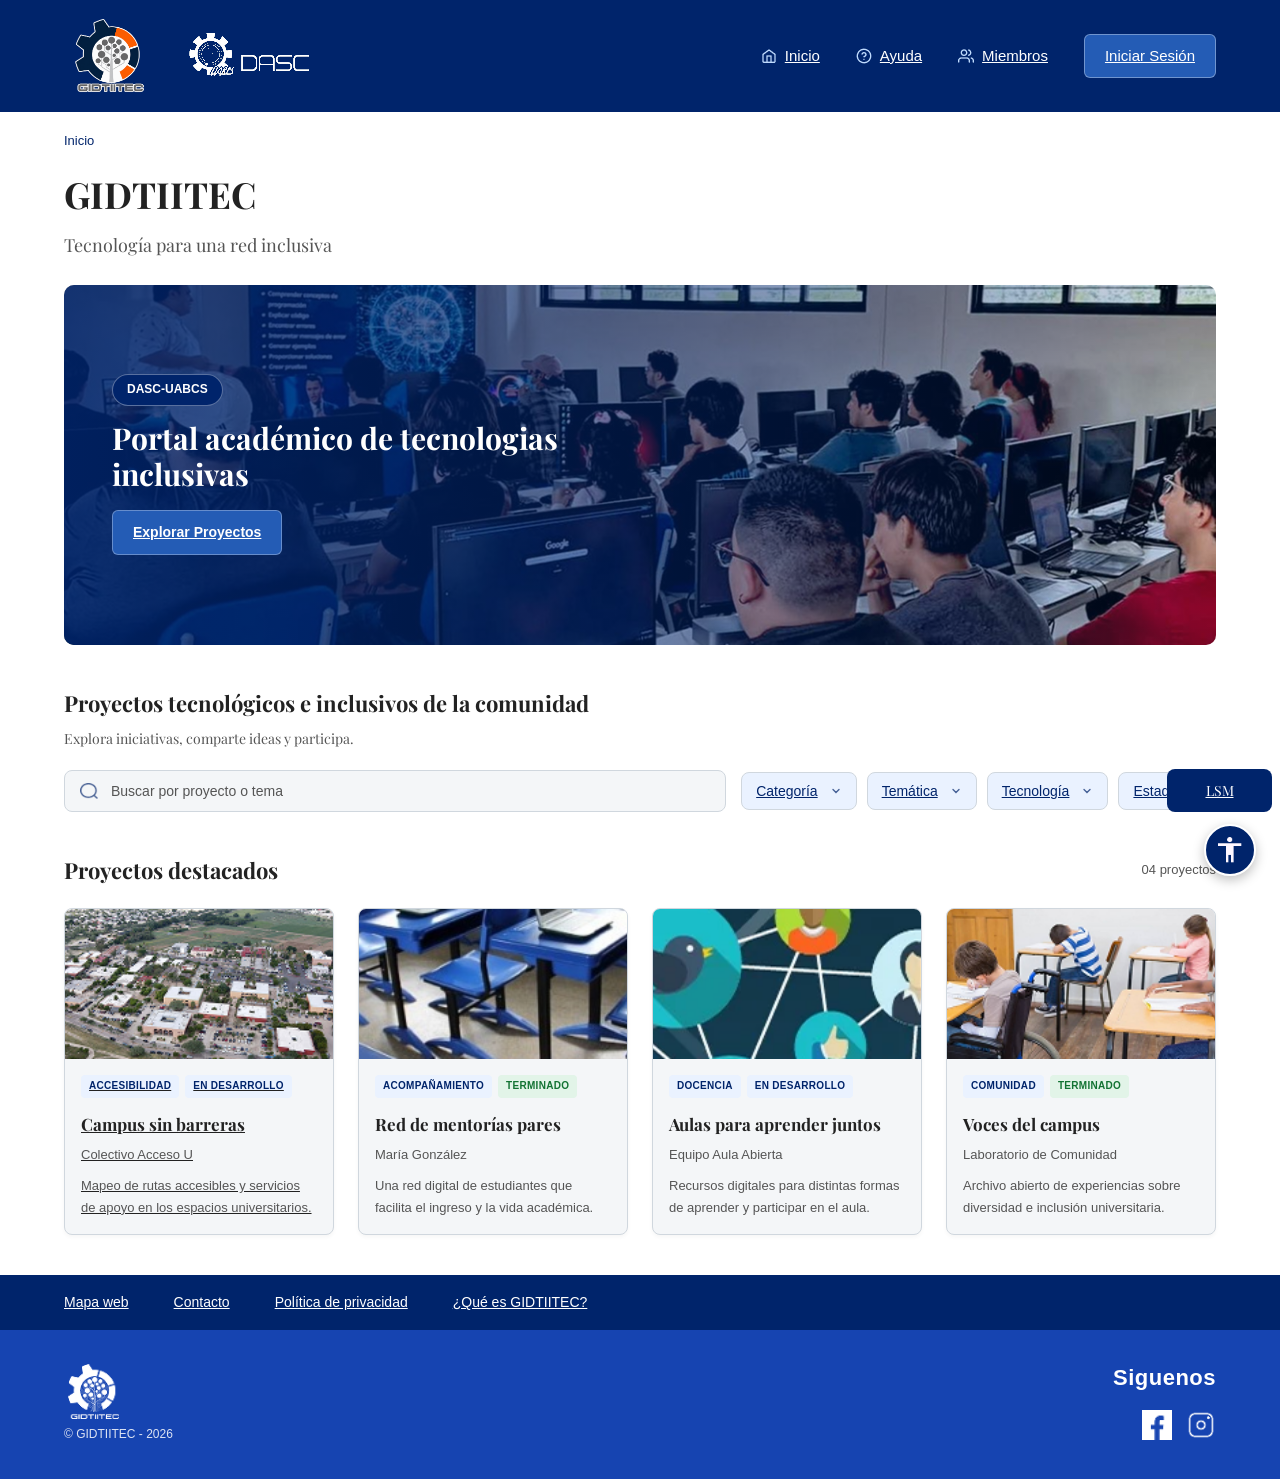
<file: index.html>
<!DOCTYPE html>
<html lang="es">
<head>
    <meta charset="UTF-8">
    <meta name="viewport" content="width=device-width, initial-scale=1.0">
    <link rel="preconnect" href="https://fonts.googleapis.com">
    <link rel="preconnect" href="https://fonts.gstatic.com" crossorigin>
    <link href="https://fonts.googleapis.com/css2?family=Atkinson+Hyperlegible:ital,wght@0,400;0,700;1,400&family=Lexend:wght@400;500;600;700&display=swap" rel="stylesheet">
    <link href="https://fonts.googleapis.com/css2?family=Playfair+Display:wght@600;700&display=swap" rel="stylesheet">
    <link rel="stylesheet" href="css/global.css">
    <link rel="stylesheet" href="css/components.css">
    <link rel="stylesheet" href="css/accessibility.css">
    <link rel="stylesheet" href="css/pages/index.css">
    <link rel="stylesheet" href="css/lsm-player.css">
    <title>GIDTIITEC</title>
</head>
<body data-lsm-video="assets/videos/video inicio.mp4">
    <header class="encabezado">
        <div id="logos-header">
            <img src="assets/images/logos/GIDTIITEC-logo.webp" alt="Logo de grupo de investigacion en desarrollo de tecnologias inclusivas ">
            <img src="assets/images/logos/dasc-logo.png" alt="Logo del departamento académico de sistemas computacionales">
        </div>
        <nav class="navegacion-principal" aria-label="Navegación principal">
            <a href="index.html">
                <img src="assets/images/iconos/inicio-icono.png" alt="" class="icono-nav"> Inicio
            </a>
            <a href="pages/help/ayuda.html">
                <img src="assets/images/iconos/ayuda-icono.png" alt="" class="icono-nav"> Ayuda
            </a>
         <a href="pages/members/miembros.html">
                <img src="assets/images/iconos/miembros-icono.png" alt="" class="icono-nav"> Miembros
            </a>
            <a href="pages/auth/login.html" class="btn-login">Iniciar Sesión</a>
        </nav>
    </header>
    <main id="contenido-principal" tabindex="-1">
        <nav aria-label="Ruta de Navegacion">
            <ol class="breadcrumbs">
                <li aria-current="page">
                    Inicio
                </li>
            </ol>
        </nav>

        <header class="presentacion">
            <h1>
                GIDTIITEC
            </h1>
            <h2>
                Tecnología para una red inclusiva
            </h2>
        </header>

        <section class="hero">
            <img src="assets/images/fondos/Imagen-de-marcador.png" alt="Estudiantes trabajando en laboratorio de cómputo" class="hero-img">
            <div class="hero-contenido">
                <p class="badge-dasc">
                    DASC-UABCS
                </p>
                <h2>
                    Portal académico de tecnologias inclusivas
                </h2>
                <a href="#seccion-proyectos" class="btn-hero">
                    Explorar Proyectos
                </a>
            </div>
        </section>

        <section id="seccion-proyectos">

            <header class="encabezado-proyectos">
                <h2>
                    Proyectos tecnológicos e inclusivos de la comunidad
                </h2>
                <h3>
                    Explora iniciativas, comparte ideas y participa.
                </h3>
            </header>

           <div class="contenedor-busqueda-filtros">
                <!-- Barra de búsqueda con icono de lupa integrado -->
                <form role="search" class="formulario-busqueda">
                    <label for="buscar-proyecto" class="sr-only">Buscar proyecto:</label>
                    <img src="assets/images/iconos/buscar-icono.png" alt="" class="icono-lupa">
                    <input type="search" id="buscar-proyecto" name="busqueda" placeholder="Buscar por proyecto o tema">
                </form>

                <!-- Botones de filtros con su respectiva flechita dentro -->
                <div class="filtros" role="group" aria-label="Filtros de proyectos">
                    <button type="button" class="btn-filtro">
                        Categoría <img src="assets/images/iconos/despliegue-icono.svg" alt="" class="icono-flecha">
                    </button>
                    <button type="button" class="btn-filtro">
                        Temática <img src="assets/images/iconos/despliegue-icono.svg" alt="" class="icono-flecha">
                    </button>
                    <button type="button" class="btn-filtro">
                        Tecnología <img src="assets/images/iconos/despliegue-icono.svg" alt="" class="icono-flecha">
                    </button>
                    <button type="button" class="btn-filtro">
                        Estado <img src="assets/images/iconos/despliegue-icono.svg" alt="" class="icono-flecha">
                    </button>
                </div>
            </div>
        </section>

        <section id="proyectos-destacados">
            <div class="cabecera-seccion-proyectos">
                <h2>Proyectos destacados</h2>
                <span class="contador-proyectos">04 proyectos</span>
            </div>

            <ul class="lista-proyectos">
                <li>
                    <a href="pages/projects/detalle-proyecto.html" class="enlace-tarjeta" style="display: block; height: 100%;">
                        <article class="tarjeta-proyecto">
                            <img src="assets/images/fondos/imagen-proyecto.png" alt="Captura de pantalla de la plataforma de campus sin barreras">
                            <div class="contenido-tarjeta">
                                <div class="etiquetas">
                                    <span class="tag categoria">
                                        Accesibilidad
                                    </span>
                                    <span class="tag estado en-desarrollo">
                                        En desarrollo
                                    </span>
                                </div>

                                <h3>Campus sin barreras</h3>

                                <p class="autor">
                                    Colectivo Acceso U
                                </p>

                                <p class="descripcion">
                                    Mapeo de rutas accesibles y servicios de apoyo en los espacios universitarios.
                                </p>
                            </div>
                        </article>
                    </a>
                </li>

                <li>
                    <article class="tarjeta-proyecto" tabindex="0">
                        <img src="assets/images/fondos/imagen-proyecto2.png" alt="Imagen representativa de un proyecto universitario">
                        <div class="contenido-tarjeta">
                            <div class="etiquetas">
                                <span class="tag categoria">Acompañamiento</span>
                                <span class="tag estado terminado">Terminado</span>
                            </div>
                            <h3>Red de mentorías pares</h3>
                            <p class="autor">María González</p>
                            <p class="descripcion">
                                Una red digital de estudiantes que facilita el ingreso y la vida académica.
                            </p>
                        </div>
                    </article>
                </li>

                <li>
                    <article class="tarjeta-proyecto" tabindex="0">
                        <img src="assets/images/fondos/imagen-proyecto3.png" alt="Imagen representativa de un proyecto universitario">
                        <div class="contenido-tarjeta">
                            <div class="etiquetas">
                                <span class="tag categoria">Docencia</span>
                                <span class="tag estado en-desarrollo">En desarrollo</span>
                            </div>
                            <h3>Aulas para aprender juntos</h3>
                            <p class="autor">Equipo Aula Abierta</p>
                            <p class="descripcion">
                                Recursos digitales para distintas formas de aprender y participar en el aula.
                            </p>
                        </div>
                    </article>
                </li>

                <li>
                    <article class="tarjeta-proyecto" tabindex="0">
                        <img src="assets/images/fondos/imagen-proyecto4.png" alt="Imagen representativa de un proyecto universitario">
                        <div class="contenido-tarjeta">
                            <div class="etiquetas">
                                <span class="tag categoria">Comunidad</span>
                                <span class="tag estado terminado">Terminado</span>
                            </div>
                            <h3>Voces del campus</h3>
                            <p class="autor">Laboratorio de Comunidad</p>
                            <p class="descripcion">
                                Archivo abierto de experiencias sobre diversidad e inclusión universitaria.
                            </p>
                        </div>
                    </article>
                </li>

                
            </ul>
        </section>

        <button type="button" class="boton-lsm" aria-label="Activar reproductor de Lengua de Señas Mexicana" aria-expanded="false" aria-controls="reproductor-lsm">
            LSM
        </button>
        <section id="reproductor-lsm" class="reproductor-lsm" aria-label="Video en Lengua de Señas Mexicana" aria-hidden="true" hidden>
            <header class="reproductor-lsm-cabecera">
                <h2>Lengua de Señas Mexicana</h2>
                <div class="reproductor-lsm-acciones">
                    <button type="button" class="lsm-pausa" aria-label="Reproducir video LSM">Reproducir</button>
                    <button type="button" class="lsm-cerrar" aria-label="Cerrar reproductor LSM">Cerrar</button>
                </div>
            </header>
            <video class="video-lsm" controls playsinline preload="none" aria-label="Interpretación de esta página en Lengua de Señas Mexicana"></video>
        </section>
        <button type="button" class="boton-accesibilidad" aria-label="Abrir opciones de accesibilidad" aria-expanded="false" aria-controls="menu-accesibilidad">
            <img src="assets/images/iconos/icono-accesibilidad.png" alt="">
        </button>
        <div id="menu-accesibilidad" class="modal-accesibilidad-overlay" hidden>
            <div class="modal-accesibilidad" role="dialog" aria-modal="true" aria-labelledby="titulo-accesibilidad"  tabindex="-1">
                
                <!-- Cabecera del Modal -->
                <header class="modal-header">
                    <div class="modal-header-info">
                        <img src="assets/images/iconos/icono-accesibilidad.png" alt="" class="modal-icono">
                        <div>
                            <h2 id="titulo-accesibilidad">Accesibilidad</h2>
                            <p>Ajustes visuales y de lectura para el portal universitario</p>
                        </div>
                    </div>
                    <button type="button" class="btn-cerrar-modal" aria-label="Cerrar opciones de accesibilidad">
                        ✕
                    </button>
                </header>

                <!-- Cuerpo del Modal -->
                <div class="modal-body">
                        
                    <!-- 1. Tamaño del texto -->
                    <section class="accesibilidad-grupo">
                        <div class="grupo-encabezado">
                            <img src="assets/images/iconos/tamtexto-icono.png" alt="" class="icono-seccion">
                            <h3 class="grupo-titulo">
                                Tamaño del texto
                            </h3>
                            <span class="badge-predeterminado">
                                100% (Predeterminado)
                            </span>
                        </div>
                        <div class="botones-tamano" role="group" aria-label="Tamaño del texto">
                            <button type="button" class="btn-tamano" data-escala="0.9" aria-pressed="false">
                                A -
                            </button>
                            <button type="button" class="btn-tamano activo" data-escala="1" aria-pressed="true">
                                A •
                            </button>
                            <button type="button" class="btn-tamano" data-escala="1.25" aria-pressed="false">
                                A +
                            </button>
                        </div>
                    </section>

                    <!-- 2. Modo de visualización -->
                    <section class="accesibilidad-grupo">
                        <div class="grupo-encabezado">
                            <img src="assets/images/iconos/tema-icono.png" alt="" class="icono-seccion">
                            <h3 class="grupo-titulo">
                                Modo de visualización
                            </h3>
                        </div>
                        
                        <div class="grid-modos" role="radiogroup" aria-label="Modo de visualización">
                            <button type="button" role="radio" data-tema="estandar" aria-checked="true" class="modo-card activo">
                                <span class="radio-circulo"></span>
                                <span class="modo-texto">
                                    Estándar
                                </span>
                            </button>
                            <button type="button" role="radio" data-tema="contraste-claro" aria-checked="false" class="modo-card">
                                <span class="radio-circulo"></span>
                                <span class="modo-texto">
                                    Contraste claro
                                </span>
                            </button>
                            <button type="button" role="radio" data-tema="contraste-oscuro" aria-checked="false" class="modo-card">
                                <span class="radio-circulo"></span>
                                <span class="modo-texto">
                                    Contraste oscuro
                                </span>
                            </button>
                            <button type="button" role="radio" data-tema="monocromatico" aria-checked="false" class="modo-card">
                                <span class="radio-circulo"></span>
                                <span class="modo-texto">
                                    Monocromático
                                </span>
                            </button>
                        </div>
                    </section>

                    <!-- 3. Opciones de lectura / enlaces -->
                    <div class="accesibilidad-opciones">
                        <label class="opcion-checkbox">
                            <div class="opcion-info">
                                <img src="assets/images/iconos/icono-subrayar.png" alt="" class="icono-seccion">
                                <span>Subrayar todos los enlaces</span>
                            </div>
                            <input type="checkbox" data-preferencia="subrayar-enlaces">
                        </label>
                        
                        <label class="opcion-checkbox">
                            <div class="opcion-info">
                                <img src="assets/images/iconos/icono-libro.png" alt="" class="icono-seccion">
                                <span>Tipografía para lectura fácil</span>
                            </div>
                            <input type="checkbox" data-preferencia="tipografia-legible">
                        </label>
                    </div>

                    <!-- 4. Enlace a Más opciones -->
                    <a href="pages/accessibility/accesibilidad.html" class="enlace-mas-opciones">
                        <div class="mas-opciones-texto">
                            <strong>Más opciones de accesibilidad</strong>
                            <span>Configura todas las opciones disponibles del sistema</span>
                        </div>
                        <span class="flecha">›</span>
                    </a>

                </div>
            </div>    
        </div>
    </main>
    <footer class="pie-pagina">
        <div class="footer-barra-superior">
<nav class="navegacion-footer" aria-label="Navegación del pie de página">
    <a href="pages/info/mapa-web.html">Mapa web</a>
    <a href="pages/info/contacto.html">Contacto</a>
    <a href="#">Política de privacidad</a>
    <a href="pages/info/que-es-gidtiitec.html">¿Qué es GIDTIITEC?</a>
</nav>
        </div>
        <div class="footer-contenido-principal">

            <div class="footer-identidad">
                <img src="assets/images/logos/gidtiitec-logo2.png" alt="Logo de GIDTIITEC">
                <p>
                    © GIDTIITEC - 2026
                </p>
            </div>
            <div class="footer-redes">
                <p>
                    Siguenos
                </p>
                <div id="redes">
                    <a href="https://www.facebook.com/gidtiitec" aria-label="Visitar facebook de GIDTIITEC" target="_blank" rel="noopener noreferrer">
                        <img src="assets/images/logos/facebook-logo.png" alt="Logo de facebook">
                    </a>
                    
                    <a href="" aria-label="Visitar instagram de GIDTIITEC" target="_blank" rel="noopener noreferrer">
                        <img src="assets/images/logos/instagram-logo.png" alt="Logo de instagram">
                    </a>
                    
                </div>
            </div>
        </div>
    </footer>
    <script src="js/accessibility.js" defer></script>
    <script src="js/lsm-player.js" defer></script>
</body>
</html>
</file>
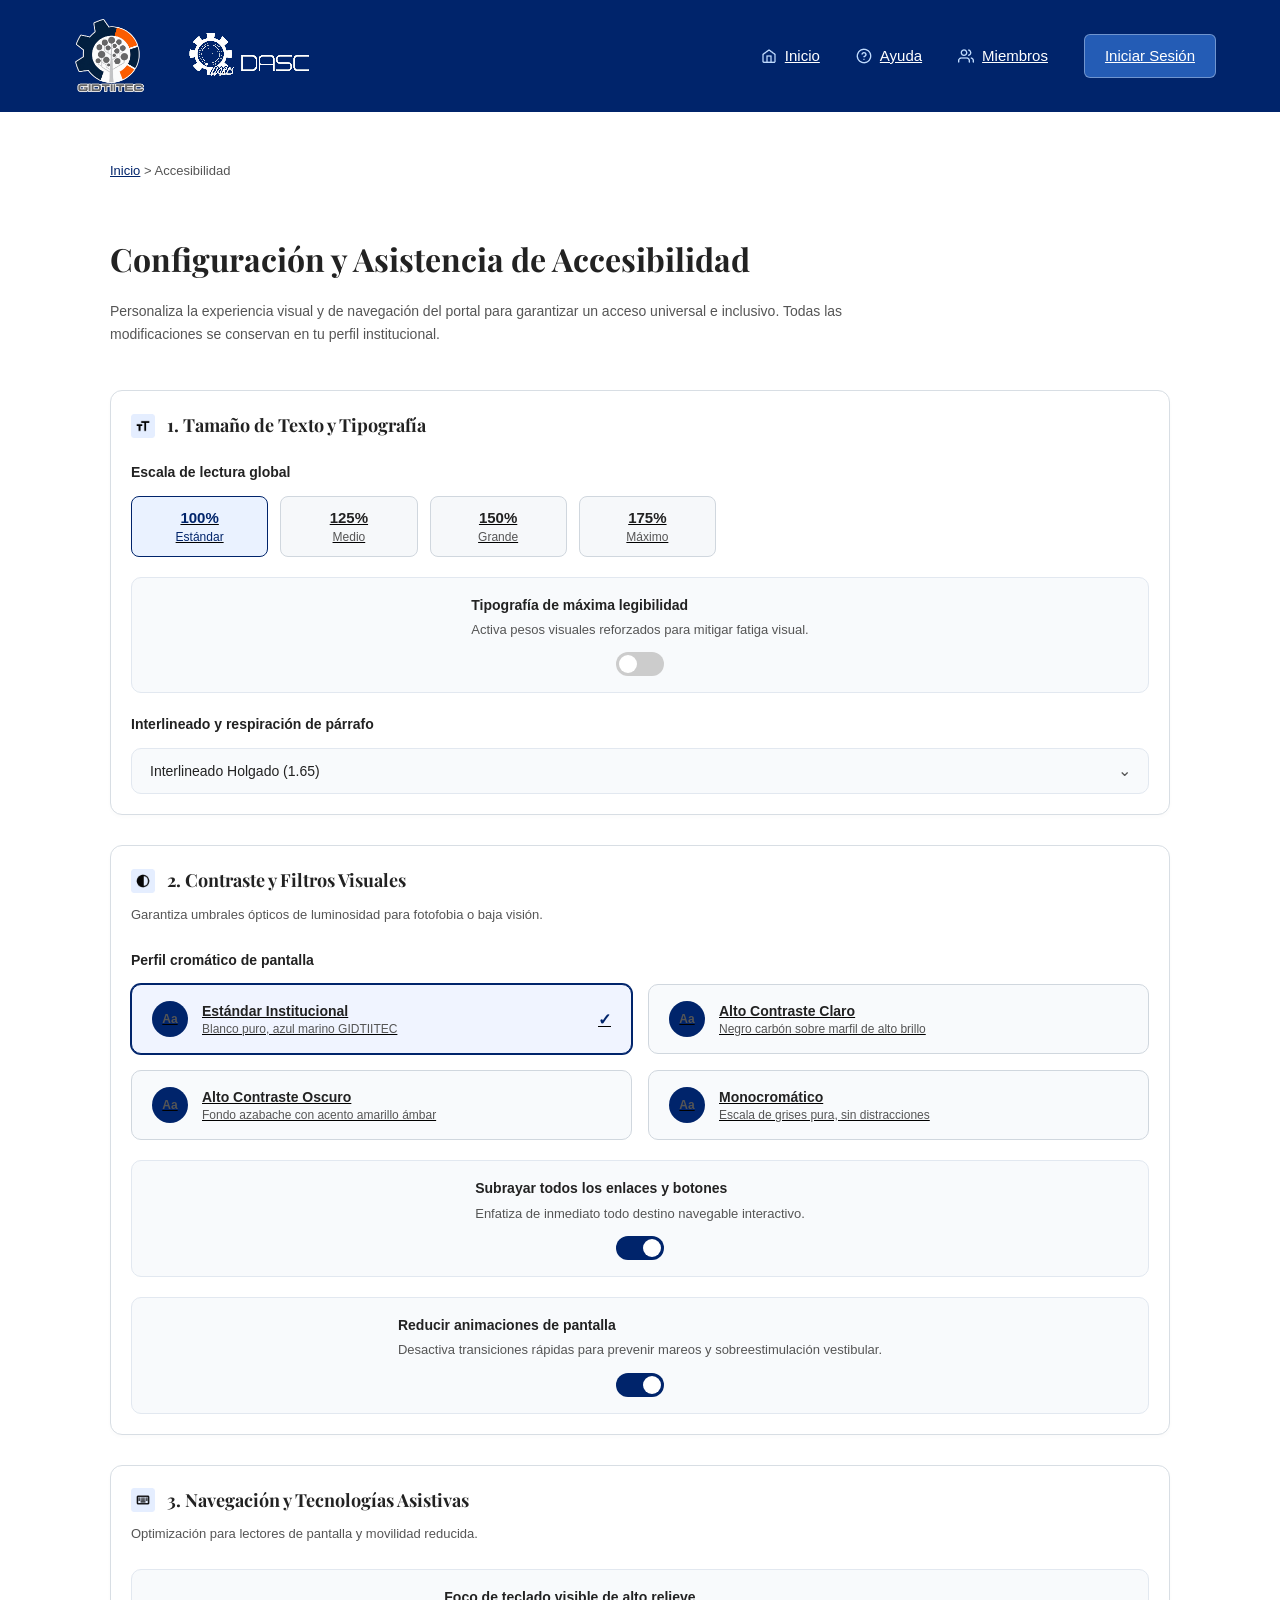
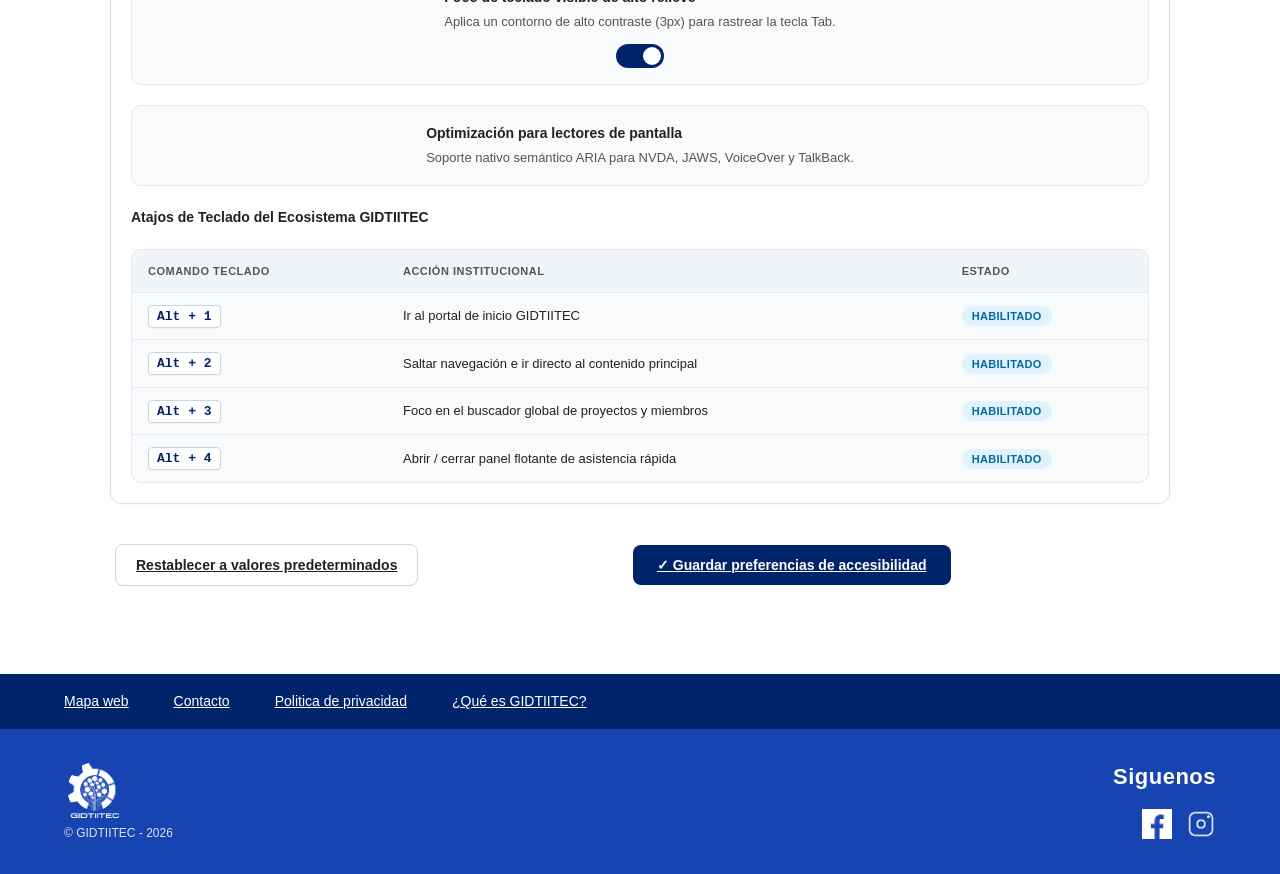
<file: pages/accessibility/accesibilidad.html>
<!DOCTYPE html>
<html lang="es">
<head>
    <meta charset="UTF-8">
    <meta name="viewport" content="width=device-width, initial-scale=1.0">
    <link rel="preconnect" href="https://fonts.googleapis.com">
    <link href="https://fonts.googleapis.com/css2?family=Atkinson+Hyperlegible:ital,wght@0,400;0,700;1,400&family=Lexend:wght@400;500;600;700&display=swap" rel="stylesheet">
    <link rel="preconnect" href="https://fonts.gstatic.com" crossorigin>
    <link href="https://fonts.googleapis.com/css2?family=Playfair+Display:wght@600;700&display=swap" rel="stylesheet">
    <title>Configuración y Asistencia de Accesibilidad - GIDTIITEC</title>
    <link rel="stylesheet" href="../../css/global.css">
    <link rel="stylesheet" href="../../css/components.css">
    <link rel="stylesheet" href="../../css/accessibility.css">
    <link rel="stylesheet" href="../../css/pages/accesibilidad.css">

</head>
<body>

    <header class="encabezado">
        <div id="logos-header">
            <img src="../../assets/images/logos/GIDTIITEC-logo.webp" alt="Logo de grupo de investigacion en desarrollo de tecnologias inclusivas ">
            <img src="../../assets/images/logos/dasc-logo.png" alt="Logo del departamento académico de sistemas computacionales">
        </div>
        <nav class="navegacion-principal" aria-label="Navegación principal">
            <a href="../../index.html">
                <img src="../../assets/images/iconos/inicio-icono.png" alt="" class="icono-nav"> Inicio
            </a>
            <a href="#">
                <img src="../../assets/images/iconos/ayuda-icono.png" alt="" class="icono-nav"> Ayuda
            </a>
            <a href="#">
                <img src="../../assets/images/iconos/miembros-icono.png" alt="" class="icono-nav"> Miembros
            </a>
            <a href="../../pages/auth/login.html" class="btn-login">Iniciar Sesión</a>
        </nav>
    </header>

<main id="contenido-principal" class="pagina-accesibilidad" tabindex="-1">

    <!-- Migas de pan (Breadcrumbs) -->
   <nav class="migas-pan" aria-label="Ruta de navegación">
        <a href="../../index.html">Inicio</a>
        <span aria-hidden="true">&gt;</span>
        <span id="breadcrumb-current" aria-current="page">Accesibilidad</span>
    </nav>

    <!-- Cabecera de la sección -->
    <header class="encabezado-config">
        <h1>Configuración y Asistencia de Accesibilidad</h1>
        <p>Personaliza la experiencia visual y de navegación del portal para garantizar un acceso universal e inclusivo. Todas las modificaciones se conservan en tu perfil institucional.</p>
    </header>

    <!-- Tarjeta de Configuración 1: Tamaño de Texto y Tipografía -->
    <section class="tarjeta-configuracion">
        <div class="tarjeta-config-header">
            <img src="../../assets/images/iconos/texto-icono.png" alt="" class="icono-seccion">
            <h2>1. Tamaño de Texto y Tipografía</h2>
        </div>

        <div class="config-grupo">
            <span class="config-subtitulo">Escala de lectura global</span>
            <div class="grupo-escalas" role="group" aria-label="Escala de lectura global">
                <button type="button" class="btn-escala activo" data-escala="1" aria-pressed="true">
                    <span class="porcentaje">100%</span>
                    <span class="etiqueta-escala">Estándar</span>
                </button>
                <button type="button" class="btn-escala" data-escala="1.25" aria-pressed="false">
                    <span class="porcentaje">125%</span>
                    <span class="etiqueta-escala">Medio</span>
                </button>
                <button type="button" class="btn-escala" data-escala="1.5" aria-pressed="false">
                    <span class="porcentaje">150%</span>
                    <span class="etiqueta-escala">Grande</span>
                </button>
                <button type="button" class="btn-escala" data-escala="1.75" aria-pressed="false">
                    <span class="porcentaje">175%</span>
                    <span class="etiqueta-escala">Máximo</span>
                </button>
            </div>
        </div>

        <div class="config-grupo switch-grupo">
            <div class="switch-info">
                <span class="config-subtitulo">Tipografía de máxima legibilidad</span>
                <p>Activa pesos visuales reforzados para mitigar fatiga visual.</p>
            </div>
            <label class="switch" aria-label="Activar tipografía de máxima legibilidad">
                <input type="checkbox" data-preferencia="tipografia-legible">
                <span class="slider round"></span>
            </label>
        </div>

        <div class="config-grupo">
            <label for="select-interlineado" class="config-subtitulo">Interlineado y respiración de párrafo</label>
            <div class="select-personalizado-contenedor">
                <select id="select-interlineado" class="select-interlineado" data-preferencia="interlineado">
                    <option value="1.65" selected>Interlineado Holgado (1.65)</option>
                    <option value="1.2">Interlineado Estándar (1.2)</option>
                    <option value="2.0">Interlineado Amplio (2.0)</option>
                </select>
                <span class="icono-flecha-select">⌄</span>
            </div>
        </div>
    </section>

    <!-- Tarjeta de Configuración 2: Contraste y Filtros Visuales -->
        <section class="tarjeta-configuracion">
            <div class="tarjeta-config-header">
                <img src="../../assets/images/iconos/visualizacion-icono.png" alt="" class="icono-seccion">
                <h2>2. Contraste y Filtros Visuales</h2>
            </div>
            <p class="tarjeta-descripcion">Garantiza umbrales ópticos de luminosidad para fotofobia o baja visión.</p>

            <div class="config-grupo">
                <span class="config-subtitulo">Perfil cromático de pantalla</span>
                <div class="grid-perfiles-cromaticos" role="radiogroup" aria-label="Perfil cromático de pantalla">
                    <button type="button" role="radio" aria-checked="true" class="card-perfil activo" data-tema="estandar">
                        <div class="perfil-info">
                            <span class="badge-letra">Aa</span>
                            <div>
                                <strong>Estándar Institucional</strong>
                                <span>Blanco puro, azul marino GIDTIITEC</span>
                            </div>
                        </div>
                        <span class="icono-check">✓</span>
                    </button>

                    <button type="button" role="radio" aria-checked="false" class="card-perfil" data-tema="contraste-claro">
                        <div class="perfil-info">
                            <span class="badge-letra">Aa</span>
                            <div>
                                <strong>Alto Contraste Claro</strong>
                                <span>Negro carbón sobre marfil de alto brillo</span>
                            </div>
                        </div>
                    </button>

                    <button type="button" role="radio" aria-checked="false" class="card-perfil" data-tema="contraste-oscuro">
                        <div class="perfil-info">
                            <span class="badge-letra">Aa</span>
                            <div>
                                <strong>Alto Contraste Oscuro</strong>
                                <span>Fondo azabache con acento amarillo ámbar</span>
                            </div>
                        </div>
                    </button>

                    <button type="button" role="radio" aria-checked="false" class="card-perfil" data-tema="monocromatico">
                        <div class="perfil-info">
                            <span class="badge-letra">Aa</span>
                            <div>
                                <strong>Monocromático</strong>
                                <span>Escala de grises pura, sin distracciones</span>
                            </div>
                        </div>
                    </button>
                </div>
            </div>

            <!-- Toggles de la sección 2 -->
            <div class="config-grupo switch-grupo">
                <div class="switch-info">
                    <span class="config-subtitulo">Subrayar todos los enlaces y botones</span>
                    <p>Enfatiza de inmediato todo destino navegable interactivo.</p>
                </div>
                <label class="switch" aria-label="Subrayar todos los enlaces y botones">
                    <input type="checkbox" data-preferencia="subrayar-enlaces" checked >
                    <span class="slider round"></span>
                </label>
            </div>

            <div class="config-grupo switch-grupo">
                <div class="switch-info">
                    <span class="config-subtitulo">Reducir animaciones de pantalla</span>
                    <p>Desactiva transiciones rápidas para prevenir mareos y sobreestimulación vestibular.</p>
                </div>
                <label class="switch" aria-label="Reducir animaciones de pantalla">
                    <input type="checkbox" data-preferencia="reducir-animaciones" checked>
                    <span class="slider round"></span>
                </label>
            </div>
        </section>

        <!-- Tarjeta de Configuración 3: Navegación y Tecnologías Asistivas -->
        <section class="tarjeta-configuracion">
            <div class="tarjeta-config-header">
                <img src="../../assets/images/iconos/teclado-icono.png" alt="" class="icono-seccion">
                <h2>3. Navegación y Tecnologías Asistivas</h2>
            </div>
            <p class="tarjeta-descripcion">Optimización para lectores de pantalla y movilidad reducida.</p>

            <div class="config-grupo switch-grupo">
                <div class="switch-info">
                    <span class="config-subtitulo">Foco de teclado visible de alto relieve</span>
                    <p>Aplica un contorno de alto contraste (3px) para rastrear la tecla Tab.</p>
                </div>
                <label class="switch" aria-label="Foco de teclado visible de alto relieve">
                    <input type="checkbox" data-preferencia="foco-visible" checked>
                    <span class="slider round"></span>
                </label>
            </div>

            <div class="config-grupo switch-grupo">
                <div class="switch-info">
                    <span class="config-subtitulo">Optimización para lectores de pantalla</span>
                    <p>Soporte nativo semántico ARIA para NVDA, JAWS, VoiceOver y TalkBack.</p>
                </div>

            </div>

            <!-- Tabla de Atajos de Teclado -->
            <div class="config-grupo">
                <span class="config-subtitulo">Atajos de Teclado del Ecosistema GIDTIITEC</span>
                <div class="tabla-atajos-contenedor">
                    <table class="tabla-atajos">
                        <thead>
                            <tr>
                                <th>Comando Teclado</th>
                                <th>Acción Institucional</th>
                                <th>Estado</th>
                            </tr>
                        </thead>
                        <tbody>
                            <tr>
                                <td><kbd>Alt + 1</kbd></td>
                                <td>Ir al portal de inicio GIDTIITEC</td>
                                <td><span class="badge-estado">Habilitado</span></td>
                            </tr>
                            <tr>
                                <td><kbd>Alt + 2</kbd></td>
                                <td>Saltar navegación e ir directo al contenido principal</td>
                                <td><span class="badge-estado">Habilitado</span></td>
                            </tr>
                            <tr>
                                <td><kbd>Alt + 3</kbd></td>
                                <td>Foco en el buscador global de proyectos y miembros</td>
                                <td><span class="badge-estado">Habilitado</span></td>
                            </tr>
                            <tr>
                                <td><kbd>Alt + 4</kbd></td>
                                <td>Abrir / cerrar panel flotante de asistencia rápida</td>
                                <td><span class="badge-estado">Habilitado</span></td>
                            </tr>
                        </tbody>
                    </table>
                </div>
            </div>
        </section>

        <!-- Botones de Acción Finales -->
        <div class="acciones-formulario">
            <button type="button" class="btn-secundario" id="restablecer-preferencias">
                Restablecer a valores predeterminados
            </button>
            <button type="button" class="btn-primario" id="guardar-preferencias">
                ✓ Guardar preferencias de accesibilidad
            </button>

            <p id="estado-preferencias" role="status" aria-live="polite"></p>
        </div>

    </main>
    <footer class="pie-pagina">
        <div class="footer-barra-superior">

            <nav  class="navegacion-footer" aria-label="Navegación del pie de página">
                <a href="">Mapa web</a>
                <a href="">Contacto</a>
                <a href="">Politica de privacidad</a>
                <a href="">¿Qué es GIDTIITEC?</a>
            </nav>
        </div>
        <div class="footer-contenido-principal">

            <div class="footer-identidad">
                <img src="../../assets/images/logos/gidtiitec-logo2.png" alt="Logo de GIDTIITEC">
                <p>
                    © GIDTIITEC - 2026
                </p>
            </div>
            <div class="footer-redes">
                <p>
                    Siguenos
                </p>
                <div id="redes">
                    <a href="https://www.facebook.com/gidtiitec" aria-label="Visitar facebook de GIDTIITEC" target="_blank" rel="noopener noreferrer">
                        <img src="../../assets/images/logos/facebook-logo.png" alt="Logo de facebook">
                    </a>

                    <a href="" aria-label="Visitar instagram de GIDTIITEC" target="_blank" rel="noopener noreferrer">
                        <img src="../../assets/images/logos/instagram-logo.png" alt="Logo de instagram">
                    </a>

                </div>
            </div>
        </div>
    </footer>
    <script>
        (() => {
            const actual = document.getElementById('breadcrumb-current');
            const actualizarRuta = () => {
                const segmento = window.location.pathname.split('/').filter(Boolean).pop() || 'index';
                const pagina = decodeURIComponent(segmento).replace(/\.html?$/i, '').toLowerCase();
                const nombres = {
                    accesibilidad: 'Accesibilidad',
                    ayuda: 'Ayuda',
                    login: 'Iniciar sesión',
                    index: 'Inicio'
                };
                if (actual) actual.textContent = nombres[pagina] || pagina.replace(/[-_]/g, ' ');
            };

            actualizarRuta();
            window.addEventListener('popstate', actualizarRuta);
        })();
    </script>
    <script src="../../js/accessibility.js" defer></script>
</body>

</html>
</file>
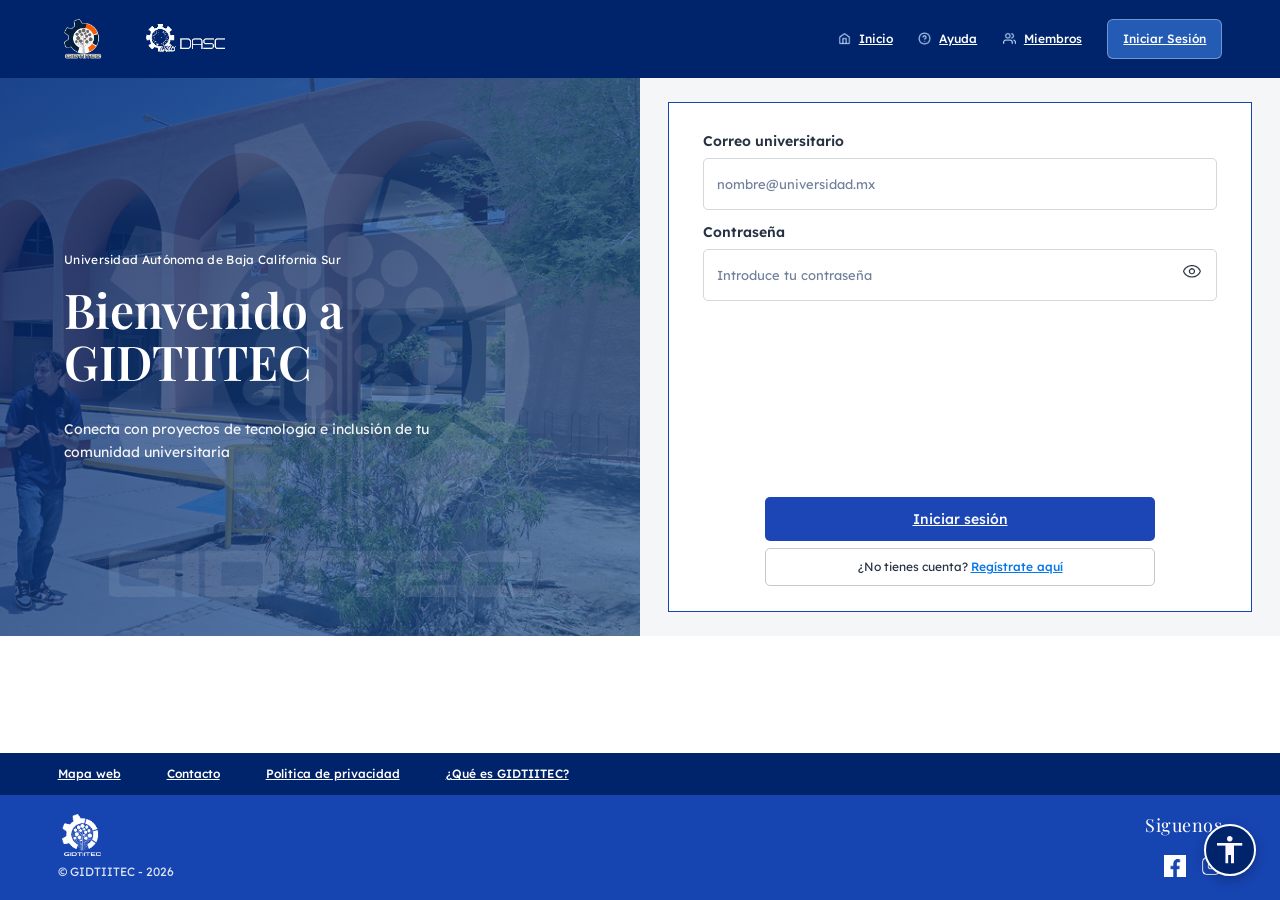
<file: pages/auth/login.html>
<!DOCTYPE html>
<html lang="es">
<head>
    <meta charset="UTF-8">
    <meta name="viewport" content="width=device-width, initial-scale=1.0">
    <link rel="preconnect" href="https://fonts.googleapis.com">
    <link rel="preconnect" href="https://fonts.gstatic.com" crossorigin>
    <link href="https://fonts.googleapis.com/css2?family=Atkinson+Hyperlegible:ital,wght@0,400;0,700;1,400&family=Lexend:wght@400;500;600;700&display=swap" rel="stylesheet">
    <link href="https://fonts.googleapis.com/css2?family=Playfair+Display:wght@600;700&display=swap" rel="stylesheet">
    <title>GIDTIITEC login</title>
    <link rel="stylesheet" href="../../css/global.css">
    <link rel="stylesheet" href="../../css/components.css">
    <link rel="stylesheet" href="../../css/accessibility.css">
    <link rel="stylesheet" href="../../css/pages/login.css">

    
    

    
</head>
<body>
     <header class="encabezado">
        <div id="logos-header">
            <img src="../../assets/images/logos/GIDTIITEC-logo.webp" alt="Logo de grupo de investigacion en desarrollo de tecnologias inclusivas ">
            <img src="../../assets/images/logos/dasc-logo.png" alt="Logo del departamento académico de sistemas computacionales">
        </div>
        <nav class="navegacion-principal" aria-label="Navegación principal">
            <a href="../../index.html">
                <img src="../../assets/images/iconos/inicio-icono.png" alt="" class="icono-nav"> Inicio
            </a>
            <a href="#">
                <img src="../../assets/images/iconos/ayuda-icono.png" alt="" class="icono-nav"> Ayuda
            </a>
            <a href="#">
                <img src="../../assets/images/iconos/miembros-icono.png" alt="" class="icono-nav"> Miembros
            </a>
            <a href="../../pages/auth/login.html" class="btn-login">Iniciar Sesión</a>
        </nav>
    </header>
    <main class="login-wrapper">
        <div class="login-grid">
            <section class="login-hero" aria-label="Bienvenida institucional">
                <div class="login-hero-contenido">
                    <span class="login-institucion">
                        Universidad Autónoma de Baja California Sur
                    </span>
                    <h1>
                        Bienvenido a GIDTIITEC
                    </h1>
                    <p>
                        Conecta con proyectos de tecnología e inclusión de tu comunidad universitaria
                    </p>

                </div>

            </section>
            <section class="login-panel" aria-labelledby="titulo-login">
                <form class="login-form" action="#" method="post">
                    <h2 id="titulo-login" class="sr-only">
                        Inicio de sesión
                    </h2>
                    <div class="campo-grupo">
                        <label for="correo-universitario">
                            Correo universitario
                        </label>
                        <input 
                            type="email"
                            id="correo-universitario"
                            name="correo"
                            placeholder="nombre@universidad.mx"
                            autocomplete="username"
                            required
                        >
                    </div>
                    <div class="campo-grupo">
                        <label for="password-login">
                            Contraseña
                        </label>
                        <div class="input-password-wrapper">
                            <input 
                                type="password"
                                id="password-login"
                                name="password"
                                placeholder="Introduce tu contraseña"
                                autocomplete="current-password"
                                required
                            >
                            <button 
                                type="button"
                                class="btn-toggle-password"
                                aria-label="Mostrar u ocultar contraseña"
                                aria-pressed="false"
                            >
                                👁
                            </button>
                        </div>
                    </div>
                    <button type="submit" class="btn-login-submit">
                        Iniciar sesión
                    </button>
                    <p class="login-registro">
                        ¿No tienes cuenta? <a href="registro.html">Regístrate aquí</a>
                    </p>
                </form>
            </section>

        </div>
        <button type="button" class="boton-accesibilidad" aria-label="Abrir opciones de accesibilidad" aria-expanded="false" aria-controls="menu-accesibilidad">
            <img src="../../assets/images/iconos/icono-accesibilidad.png" alt="">
        </button>
        <div id="menu-accesibilidad" class="modal-accesibilidad-overlay" hidden>
            <div class="modal-accesibilidad" role="dialog" aria-modal="true" aria-labelledby="titulo-accesibilidad"  tabindex="-1">
                
                <!-- Cabecera del Modal -->
                <header class="modal-header">
                    <div class="modal-header-info">
                        <img src="../../assets/images/iconos/icono-accesibilidad.png" alt="" class="modal-icono">
                        <div>
                            <h2 id="titulo-accesibilidad">Accesibilidad</h2>
                            <p>Ajustes visuales y de lectura para el portal universitario</p>
                        </div>
                    </div>
                    <button type="button" class="btn-cerrar-modal" aria-label="Cerrar opciones de accesibilidad">
                        ✕
                    </button>
                </header>

                <!-- Cuerpo del Modal -->
                <div class="modal-body">
                        
                    <!-- 1. Tamaño del texto -->
                    <section class="accesibilidad-grupo">
                        <div class="grupo-encabezado">
                            <img src="../../assets/images/iconos/tamtexto-icono.png" alt="" class="icono-seccion">
                            <h3 class="grupo-titulo">
                                Tamaño del texto
                            </h3>
                            <span class="badge-predeterminado">
                                100% (Predeterminado)
                            </span>
                        </div>
                        <div class="botones-tamano" role="group" aria-label="Tamaño del texto">
                            <button type="button" class="btn-tamano" data-escala="0.9" aria-pressed="false">
                                A -
                            </button>
                            <button type="button" class="btn-tamano activo" data-escala="1" aria-pressed="true">
                                A •
                            </button>
                            <button type="button" class="btn-tamano" data-escala="1.25" aria-pressed="false">
                                A +
                            </button>
                        </div>
                    </section>

                    <!-- 2. Modo de visualización -->
                    <section class="accesibilidad-grupo">
                        <div class="grupo-encabezado">
                            <img src="../../assets/images/iconos/tema-icono.png" alt="" class="icono-seccion">
                            <h3 class="grupo-titulo">
                                Modo de visualización
                            </h3>
                        </div>
                        
                        <div class="grid-modos" role="radiogroup" aria-label="Modo de visualización">
                            <button type="button" role="radio" data-tema="estandar" aria-checked="true" class="modo-card activo">
                                <span class="radio-circulo"></span>
                                <span class="modo-texto">
                                    Estándar
                                </span>
                            </button>
                            <button type="button" role="radio" data-tema="contraste-claro" aria-checked="false" class="modo-card">
                                <span class="radio-circulo"></span>
                                <span class="modo-texto">
                                    Contraste claro
                                </span>
                            </button>
                            <button type="button" role="radio" data-tema="contraste-oscuro" aria-checked="false" class="modo-card">
                                <span class="radio-circulo"></span>
                                <span class="modo-texto">
                                    Contraste oscuro
                                </span>
                            </button>
                            <button type="button" role="radio" data-tema="monocromatico" aria-checked="false" class="modo-card">
                                <span class="radio-circulo"></span>
                                <span class="modo-texto">
                                    Monocromático
                                </span>
                            </button>
                        </div>
                    </section>

                    <!-- 3. Opciones de lectura / enlaces -->
                    <div class="accesibilidad-opciones">
                        <label class="opcion-checkbox">
                            <div class="opcion-info">
                                <img src="../../assets/images/iconos/icono-subrayar.png" alt="" class="icono-seccion">
                                <span>Subrayar todos los enlaces</span>
                            </div>
                            <input type="checkbox" data-preferencia="subrayar-enlaces">
                        </label>
                        
                        <label class="opcion-checkbox">
                            <div class="opcion-info">
                                <img src="../../assets/images/iconos/icono-libro.png" alt="" class="icono-seccion">
                                <span>Tipografía para lectura fácil</span>
                            </div>
                            <input type="checkbox" data-preferencia="tipografia-legible">
                        </label>
                    </div>

                    <!-- 4. Enlace a Más opciones -->
                    <a href="../accessibility/accesibilidad.html" class="enlace-mas-opciones">
                        <div class="mas-opciones-texto">
                            <strong>Más opciones de accesibilidad</strong>
                            <span>Configura todas las opciones disponibles del sistema</span>
                        </div>
                        <span class="flecha">›</span>
                    </a>

                </div>
            </div>    
        </div>
        
    </main>
     <footer class="pie-pagina">
        <div class="footer-barra-superior">

            <nav  class="navegacion-footer" aria-label="Navegación del pie de página">
                <a href="">Mapa web</a>
                <a href="">Contacto</a>
                <a href="">Politica de privacidad</a>
                <a href="">¿Qué es GIDTIITEC?</a>
            </nav>
        </div>
        <div class="footer-contenido-principal">

            <div class="footer-identidad">
                <img src="../../assets/images/logos/gidtiitec-logo2.png" alt="Logo de GIDTIITEC">
                <p>
                    © GIDTIITEC - 2026
                </p>
            </div>
            <div class="footer-redes">
                <p>
                    Siguenos
                </p>
                <div id="redes">
                    <a href="https://www.facebook.com/gidtiitec" aria-label="Visitar facebook de GIDTIITEC" target="_blank" rel="noopener noreferrer">
                        <img src="../../assets/images/logos/facebook-logo.png" alt="Logo de facebook">
                    </a>

                    <a href="" aria-label="Visitar instagram de GIDTIITEC" target="_blank" rel="noopener noreferrer">
                        <img src="../../assets/images/logos/instagram-logo.png" alt="Logo de instagram">
                    </a>

                </div>
            </div>
        </div>
    </footer>
    
    <script>
        const campoPassword = document.getElementById('password-login');
        const botonPassword = document.querySelector('.btn-toggle-password');

        botonPassword.addEventListener('click', () => {
            const mostrar = campoPassword.type === 'password';
            campoPassword.type = mostrar ? 'text' : 'password';
            botonPassword.setAttribute('aria-pressed', String(mostrar));
            botonPassword.setAttribute('aria-label', mostrar ? 'Ocultar contraseña' : 'Mostrar contraseña');
        });
    </script>
    <script src="../../js/accessibility.js" defer></script>
</body>
</html>
</file>
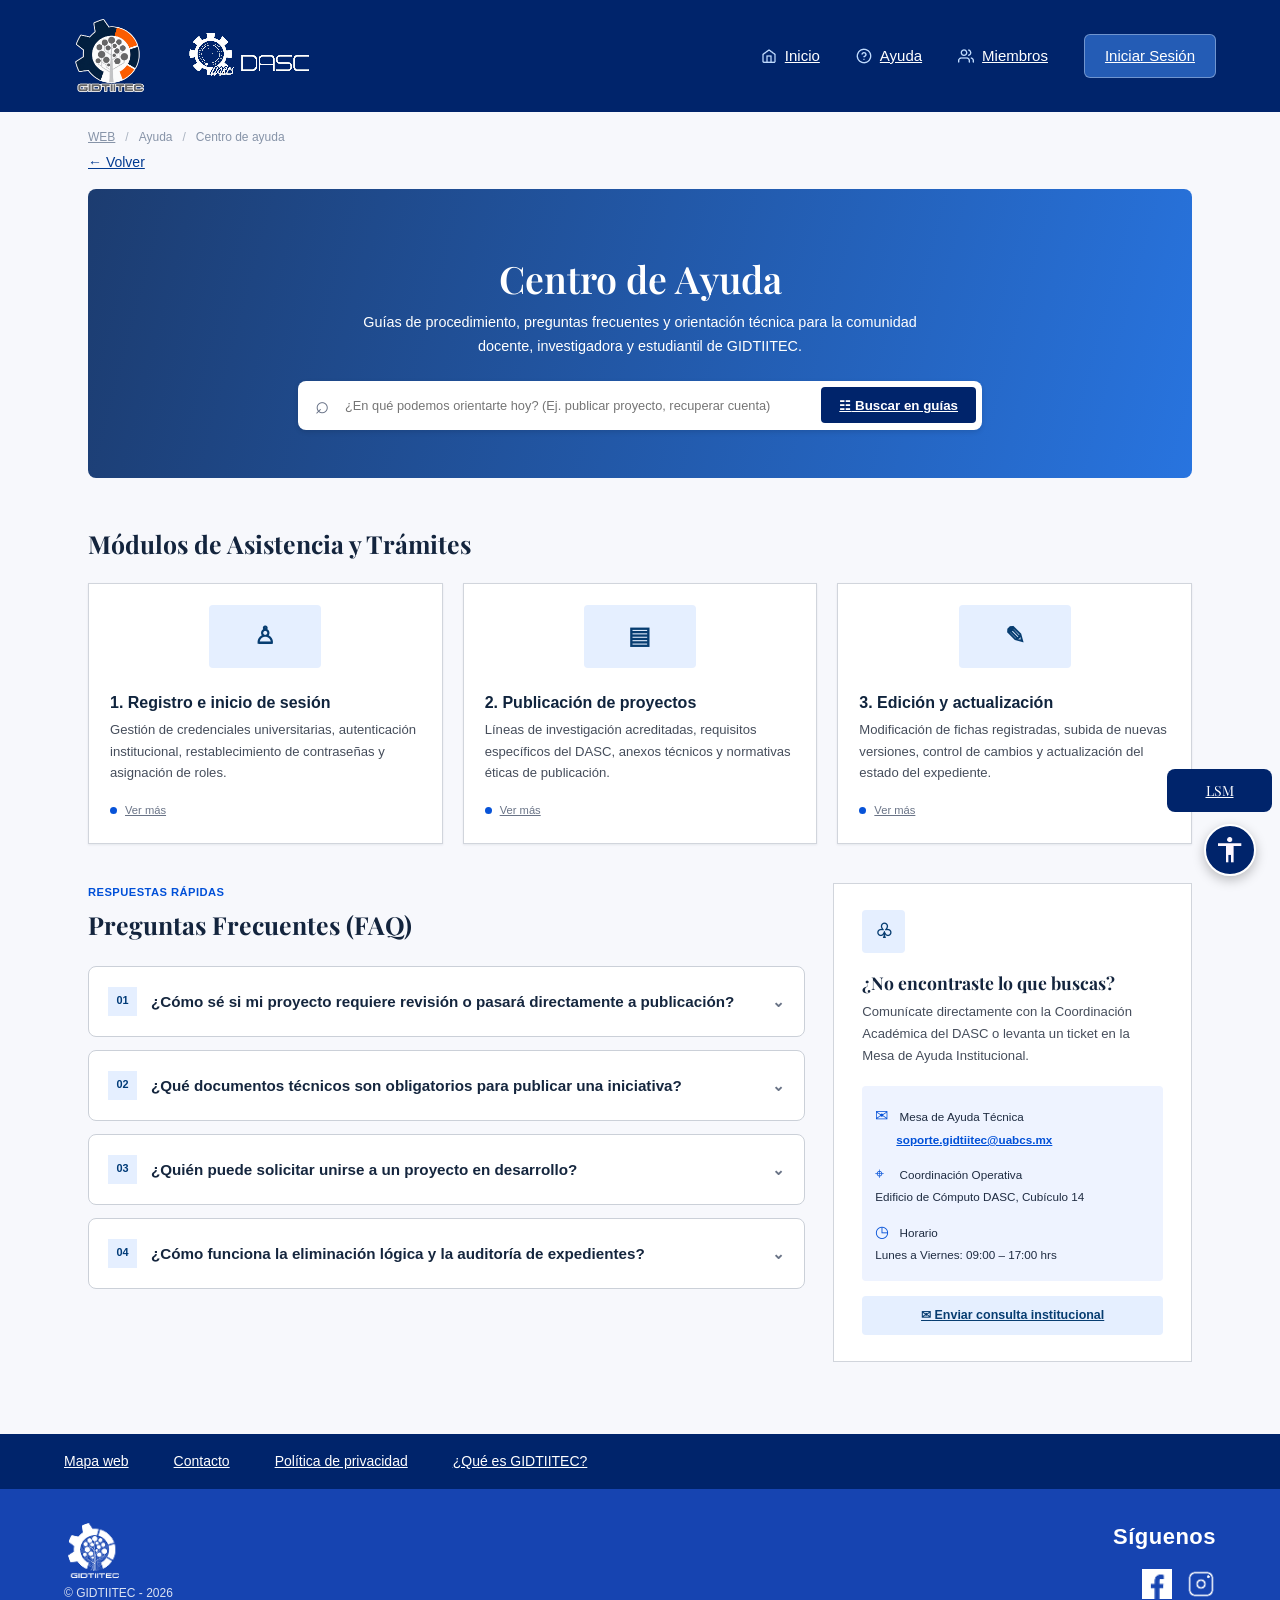
<file: pages/help/ayuda.html>
<!DOCTYPE html>
<html lang="es">
<head>
    <meta charset="UTF-8">
    <meta name="viewport" content="width=device-width, initial-scale=1.0">
    <link rel="preconnect" href="https://fonts.googleapis.com">
    <link rel="preconnect" href="https://fonts.gstatic.com" crossorigin>
    <link href="https://fonts.googleapis.com/css2?family=Atkinson+Hyperlegible:ital,wght@0,400;0,700;1,400&family=Lexend:wght@400;500;600;700&display=swap" rel="stylesheet">
    <link href="https://fonts.googleapis.com/css2?family=Playfair+Display:wght@600;700&display=swap" rel="stylesheet">
    <link rel="stylesheet" href="../../css/global.css">
    <link rel="stylesheet" href="../../css/components.css">
    <link rel="stylesheet" href="../../css/accessibility.css">
    <link rel="stylesheet" href="../../css/pages/index.css">
    <link rel="stylesheet" href="../../css/pages/ayuda.css">
    <link rel="stylesheet" href="../../css/lsm-player.css">
    <title>Centro de Ayuda - GIDTIITEC</title>
</head>
<body data-lsm-video="../../assets/videos/video ayudar.mp4">
    <header class="encabezado">
        <div id="logos-header">
            <img src="../../assets/images/logos/GIDTIITEC-logo.webp" alt="Logo de GIDTIITEC">
            <img src="../../assets/images/logos/dasc-logo.png" alt="Logo del Departamento Académico de Sistemas Computacionales">
        </div>
        <nav class="navegacion-principal" aria-label="Navegación principal">
            <a href="../../index.html"><img src="../../assets/images/iconos/inicio-icono.png" alt="" class="icono-nav"> Inicio</a>
            <a href="ayuda.html" aria-current="page"><img src="../../assets/images/iconos/ayuda-icono.png" alt="" class="icono-nav"> Ayuda</a>
            <a href="../members/miembros.html"><img src="../../assets/images/iconos/miembros-icono.png" alt="" class="icono-nav"> Miembros</a>            <a href="../auth/login.html" class="btn-login">Iniciar Sesión</a>
        </nav>
    </header>

    <main id="contenido-principal" class="pagina-ayuda" tabindex="-1">
        <nav class="ruta-ayuda" aria-label="Ruta de navegación">
            <ol class="breadcrumbs"><li><a href="../../index.html">WEB</a></li><li>Ayuda</li><li aria-current="page">Centro de ayuda</li></ol>
            <a class="volver-ayuda" href="../../index.html" aria-label="Volver al inicio">← Volver</a>
        </nav>

        <section class="hero-ayuda" aria-labelledby="titulo-centro-ayuda">
            <h1 id="titulo-centro-ayuda">Centro de Ayuda</h1>
            <p>Guías de procedimiento, preguntas frecuentes y orientación técnica para la comunidad<br class="salto-desktop"> docente, investigadora y estudiantil de GIDTIITEC.</p>
            <form class="busqueda-ayuda" role="search">
                <label class="sr-only" for="buscar-ayuda">Buscar en las guías de ayuda</label>
                <span class="icono-busqueda-ayuda" aria-hidden="true">⌕</span>
                <input id="buscar-ayuda" type="search" placeholder="¿En qué podemos orientarte hoy? (Ej. publicar proyecto, recuperar cuenta)">
                <button type="submit"><span aria-hidden="true">☷</span> Buscar en guías</button>
            </form>
        </section>

        <section class="modulos-ayuda" aria-labelledby="titulo-modulos">
            <h2 id="titulo-modulos">Módulos de Asistencia y Trámites</h2>
            <div class="rejilla-modulos">
                <article class="tarjeta-ayuda">
                    <span class="icono-tarjeta-ayuda" aria-hidden="true">♙</span>
                    <h3>1. Registro e inicio de sesión</h3>
                    <p>Gestión de credenciales universitarias, autenticación institucional, restablecimiento de contraseñas y asignación de roles.</p>
                    <a href="#preguntas-frecuentes" aria-label="Ver más sobre registro e inicio de sesión">Ver más</a>
                </article>
                <article class="tarjeta-ayuda">
                    <span class="icono-tarjeta-ayuda" aria-hidden="true">▤</span>
                    <h3>2. Publicación de proyectos</h3>
                    <p>Líneas de investigación acreditadas, requisitos específicos del DASC, anexos técnicos y normativas éticas de publicación.</p>
                    <a href="#preguntas-frecuentes" aria-label="Ver más sobre publicación de proyectos">Ver más</a>
                </article>
                <article class="tarjeta-ayuda">
                    <span class="icono-tarjeta-ayuda" aria-hidden="true">✎</span>
                    <h3>3. Edición y actualización</h3>
                    <p>Modificación de fichas registradas, subida de nuevas versiones, control de cambios y actualización del estado del expediente.</p>
                    <a href="#preguntas-frecuentes" aria-label="Ver más sobre edición y actualización">Ver más</a>
                </article>
            </div>
        </section>

        <section class="ayuda-inferior" id="preguntas-frecuentes" aria-labelledby="titulo-preguntas-frecuentes">
            <div class="preguntas-ayuda">
                <p class="eyebrow-ayuda">RESPUESTAS RÁPIDAS</p>
                <h2 id="titulo-preguntas-frecuentes">Preguntas Frecuentes (FAQ)</h2>
                <details><summary><span>01</span> ¿Cómo sé si mi proyecto requiere revisión o pasará directamente a publicación?</summary><p>La revisión depende del tipo de proyecto y de la información proporcionada. Consulta los requisitos de publicación o contacta a la Coordinación Académica.</p></details>
                <details><summary><span>02</span> ¿Qué documentos técnicos son obligatorios para publicar una iniciativa?</summary><p>Los anexos requeridos dependen de la convocatoria y la línea de investigación. Revisa la guía de publicación correspondiente.</p></details>
                <details><summary><span>03</span> ¿Quién puede solicitar unirse a un proyecto en desarrollo?</summary><p>Estudiantes y personal de la comunidad universitaria pueden contactar al equipo responsable del proyecto.</p></details>
                <details><summary><span>04</span> ¿Cómo funciona la eliminación lógica y la auditoría de expedientes?</summary><p>Los expedientes se conservan en el historial institucional para mantener trazabilidad y auditoría de cambios.</p></details>
            </div>
            <aside class="contacto-ayuda" aria-labelledby="titulo-contacto-ayuda">
                <span class="icono-contacto-ayuda" aria-hidden="true">♧</span>
                <h3 id="titulo-contacto-ayuda">¿No encontraste lo que buscas?</h3>
                <p>Comunícate directamente con la Coordinación Académica del DASC o levanta un ticket en la Mesa de Ayuda Institucional.</p>
                <div class="datos-contacto-ayuda">
                    <p><span aria-hidden="true">✉</span> Mesa de Ayuda Técnica<br><a href="mailto:soporte.gidtiitec@uabcs.mx">soporte.gidtiitec@uabcs.mx</a></p>
                    <p><span aria-hidden="true">⌖</span> Coordinación Operativa<br>Edificio de Cómputo DASC, Cubículo 14</p>
                    <p><span aria-hidden="true">◷</span> Horario<br>Lunes a Viernes: 09:00 – 17:00 hrs</p>
                </div>
                <a class="enlace-consulta-ayuda" href="mailto:soporte.gidtiitec@uabcs.mx"><span aria-hidden="true">✉</span> Enviar consulta institucional</a>
            </aside>
        </section>
    </main>

    <button type="button" class="boton-lsm" aria-label="Activar reproductor de Lengua de Señas Mexicana" aria-expanded="false" aria-controls="reproductor-lsm">LSM</button>
    <section id="reproductor-lsm" class="reproductor-lsm" aria-label="Video en Lengua de Señas Mexicana" aria-hidden="true" hidden>
        <header class="reproductor-lsm-cabecera">
            <h2>Lengua de Señas Mexicana</h2>
            <div class="reproductor-lsm-acciones">
                <button type="button" class="lsm-pausa" aria-label="Reproducir video LSM">Reproducir</button>
                <button type="button" class="lsm-cerrar" aria-label="Cerrar reproductor LSM">Cerrar</button>
            </div>
        </header>
        <video class="video-lsm" controls playsinline preload="none" aria-label="Interpretación de esta página en Lengua de Señas Mexicana"></video>
    </section>

        <button type="button" class="boton-accesibilidad" aria-label="Abrir opciones de accesibilidad" aria-expanded="false" aria-controls="menu-accesibilidad">
            <img src="../../assets/images/iconos/icono-accesibilidad.png" alt="">
        </button>
        <div id="menu-accesibilidad" class="modal-accesibilidad-overlay" hidden>
            <div class="modal-accesibilidad" role="dialog" aria-modal="true" aria-labelledby="titulo-accesibilidad"  tabindex="-1">
                
                <!-- Cabecera del Modal -->
                <header class="modal-header">
                    <div class="modal-header-info">
                        <img src="../../assets/images/iconos/icono-accesibilidad.png" alt="" class="modal-icono">
                        <div>
                            <h2 id="titulo-accesibilidad">Accesibilidad</h2>
                            <p>Ajustes visuales y de lectura para el portal universitario</p>
                        </div>
                    </div>
                    <button type="button" class="btn-cerrar-modal" aria-label="Cerrar opciones de accesibilidad">
                        ✕
                    </button>
                </header>

                <!-- Cuerpo del Modal -->
                <div class="modal-body">
                        
                    <!-- 1. Tamaño del texto -->
                    <section class="accesibilidad-grupo">
                        <div class="grupo-encabezado">
                            <img src="../../assets/images/iconos/tamtexto-icono.png" alt="" class="icono-seccion">
                            <h3 class="grupo-titulo">
                                Tamaño del texto
                            </h3>
                            <span class="badge-predeterminado">
                                100% (Predeterminado)
                            </span>
                        </div>
                        <div class="botones-tamano" role="group" aria-label="Tamaño del texto">
                            <button type="button" class="btn-tamano" data-escala="0.9" aria-pressed="false">
                                A -
                            </button>
                            <button type="button" class="btn-tamano activo" data-escala="1" aria-pressed="true">
                                A •
                            </button>
                            <button type="button" class="btn-tamano" data-escala="1.25" aria-pressed="false">
                                A +
                            </button>
                        </div>
                    </section>

                    <!-- 2. Modo de visualización -->
                    <section class="accesibilidad-grupo">
                        <div class="grupo-encabezado">
                            <img src="../../assets/images/iconos/tema-icono.png" alt="" class="icono-seccion">
                            <h3 class="grupo-titulo">
                                Modo de visualización
                            </h3>
                        </div>
                        
                        <div class="grid-modos" role="radiogroup" aria-label="Modo de visualización">
                            <button type="button" role="radio" data-tema="estandar" aria-checked="true" class="modo-card activo">
                                <span class="radio-circulo"></span>
                                <span class="modo-texto">
                                    Estándar
                                </span>
                            </button>
                            <button type="button" role="radio" data-tema="contraste-claro" aria-checked="false" class="modo-card">
                                <span class="radio-circulo"></span>
                                <span class="modo-texto">
                                    Contraste claro
                                </span>
                            </button>
                            <button type="button" role="radio" data-tema="contraste-oscuro" aria-checked="false" class="modo-card">
                                <span class="radio-circulo"></span>
                                <span class="modo-texto">
                                    Contraste oscuro
                                </span>
                            </button>
                            <button type="button" role="radio" data-tema="monocromatico" aria-checked="false" class="modo-card">
                                <span class="radio-circulo"></span>
                                <span class="modo-texto">
                                    Monocromático
                                </span>
                            </button>
                        </div>
                    </section>

                    <!-- 3. Opciones de lectura / enlaces -->
                    <div class="accesibilidad-opciones">
                        <label class="opcion-checkbox">
                            <div class="opcion-info">
                                <img src="../../assets/images/iconos/icono-subrayar.png" alt="" class="icono-seccion">
                                <span>Subrayar todos los enlaces</span>
                            </div>
                            <input type="checkbox" data-preferencia="subrayar-enlaces">
                        </label>
                        
                        <label class="opcion-checkbox">
                            <div class="opcion-info">
                                <img src="../../assets/images/iconos/icono-libro.png" alt="" class="icono-seccion">
                                <span>Tipografía para lectura fácil</span>
                            </div>
                            <input type="checkbox" data-preferencia="tipografia-legible">
                        </label>
                    </div>

                    <!-- 4. Enlace a Más opciones -->
                    <a href="../accessibility/accesibilidad.html" class="enlace-mas-opciones">
                        <div class="mas-opciones-texto">
                            <strong>Más opciones de accesibilidad</strong>
                            <span>Configura todas las opciones disponibles del sistema</span>
                        </div>
                        <span class="flecha">›</span>
                    </a>

                </div>
            </div>    
        </div>
   <footer class="pie-pagina">
        <div class="footer-barra-superior">
            <nav class="navegacion-footer" aria-label="Navegación del pie de página">
                <a href="../info/mapa-web.html">Mapa web</a>
                <a href="../info/contacto.html">Contacto</a>
                <a href="#">Política de privacidad</a>
                <a href="../info/que-es-gidtiitec.html">¿Qué es GIDTIITEC?</a>
            </nav>
        </div>
        <div class="footer-contenido-principal">
            <div class="footer-identidad">
                <img src="../../assets/images/logos/gidtiitec-logo2.png" alt="Logo de GIDTIITEC">
                <p>© GIDTIITEC - 2026</p>
            </div>
            <div class="footer-redes">
                <p>Síguenos</p>
                <div id="redes">
                    <a href="https://www.facebook.com/gidtiitec" aria-label="Visitar facebook de GIDTIITEC" target="_blank" rel="noopener noreferrer">
                        <img src="../../assets/images/logos/facebook-logo.png" alt="Logo de facebook">
                    </a>
                    <a href="" aria-label="Visitar instagram de GIDTIITEC" target="_blank" rel="noopener noreferrer">
                        <img src="../../assets/images/logos/instagram-logo.png" alt="Logo de instagram">
                    </a>
                </div>
            </div>
        </div>
    </footer>
    <script src="../../js/accessibility.js" defer></script>
    <script src="../../js/lsm-player.js" defer></script>
</body>
</html>
</file>
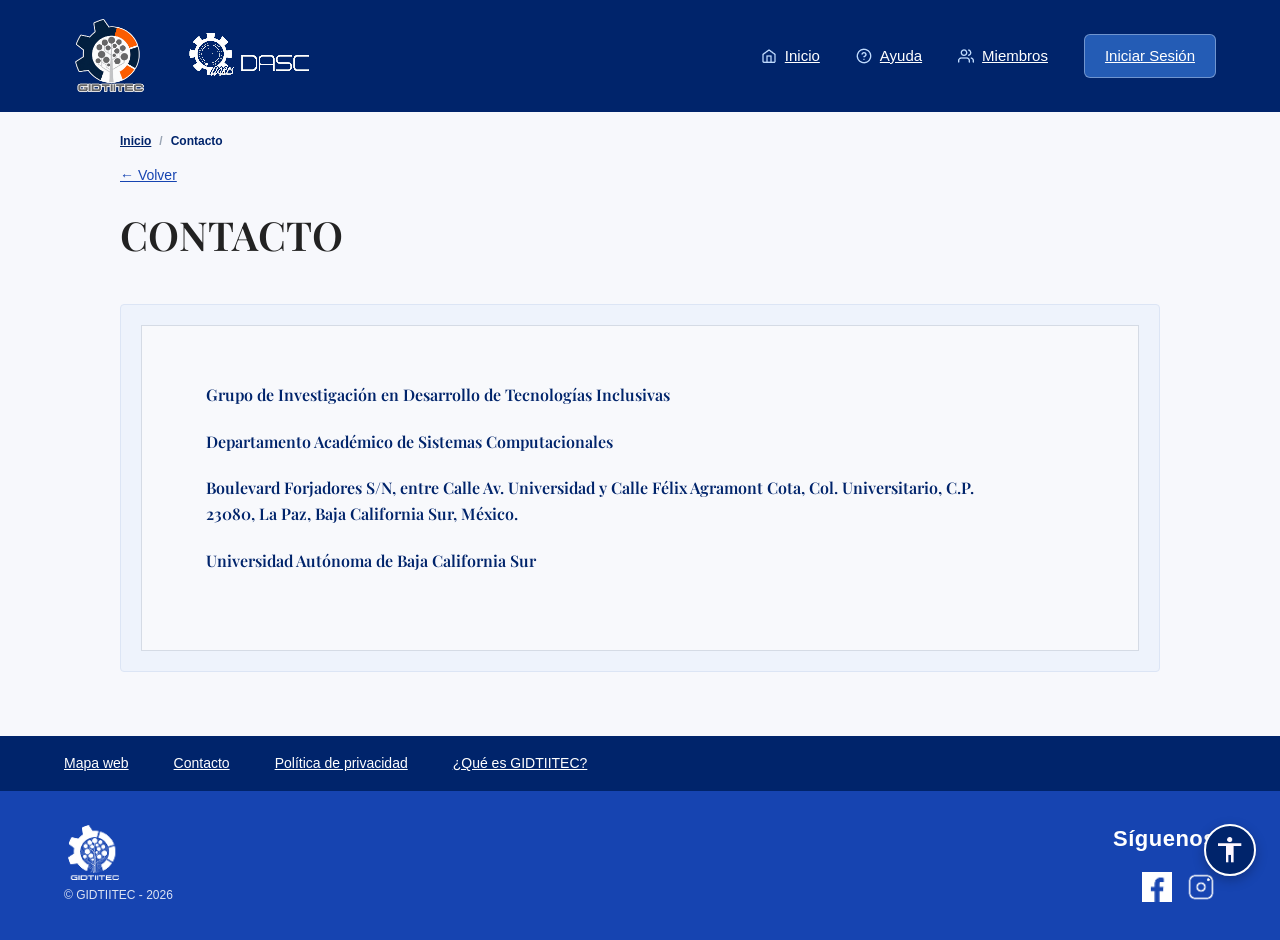
<file: pages/info/contacto.html>
<!DOCTYPE html>
<html lang="es">
<head>
    <meta charset="UTF-8">
    <meta name="viewport" content="width=device-width, initial-scale=1.0">
    <link rel="preconnect" href="https://fonts.googleapis.com">
    <link rel="preconnect" href="https://fonts.gstatic.com" crossorigin>
    <link href="https://fonts.googleapis.com/css2?family=Atkinson+Hyperlegible:ital,wght@0,400;0,700;1,400&family=Lexend:wght@400;500;600;700&display=swap" rel="stylesheet">
    <link href="https://fonts.googleapis.com/css2?family=Playfair+Display:wght@600;700&display=swap" rel="stylesheet">
    <link rel="stylesheet" href="../../css/global.css">
    <link rel="stylesheet" href="../../css/components.css">
    <link rel="stylesheet" href="../../css/accessibility.css">
    <link rel="stylesheet" href="../../css/pages/que-es-gidtiitec.css">
    <title>Contacto - GIDTIITEC</title>
</head>
<body>
    <header class="encabezado">
        <div id="logos-header">
            <img src="../../assets/images/logos/GIDTIITEC-logo.webp" alt="Logo de grupo de investigación en desarrollo de tecnologías inclusivas">
            <img src="../../assets/images/logos/dasc-logo.png" alt="Logo del departamento académico de sistemas computacionales">
        </div>
        <nav class="navegacion-principal" aria-label="Navegación principal">
            <a href="../../index.html">
                <img src="../../assets/images/iconos/inicio-icono.png" alt="" class="icono-nav"> Inicio
            </a>
            <a href="../help/ayuda.html">
                <img src="../../assets/images/iconos/ayuda-icono.png" alt="" class="icono-nav"> Ayuda
            </a>
            <a href="../members/miembros.html">
                <img src="../../assets/images/iconos/miembros-icono.png" alt="" class="icono-nav"> Miembros
            </a>
            <a href="../auth/login.html" class="btn-login">Iniciar Sesión</a>
        </nav>
    </header>

    <main id="contenido-principal" class="pagina-info" tabindex="-1">
        <!-- Ruta de navegación -->
        <nav aria-label="Ruta de navegación" class="ruta-info">
            <ol class="breadcrumbs">
                <li><a href="../../index.html">Inicio</a></li>
                <li aria-current="page">Contacto</li>
            </ol>
            <a href="../../index.html" class="btn-volver">← Volver</a>
        </nav>

        <h1 class="titulo-info">CONTACTO</h1>

        <!-- Contenedor principal de información de contacto -->
        <section class="info-contenedor-exterior" aria-label="Información de contacto institucional">
            <article class="info-tarjeta">
                <p>Grupo de Investigación en Desarrollo de Tecnologías Inclusivas</p>
                <p>Departamento Académico de Sistemas Computacionales</p>
                <p>Boulevard Forjadores S/N, entre Calle Av. Universidad y Calle Félix Agramont Cota, Col. Universitario, C.P. 23080, La Paz, Baja California Sur, México.</p>
                <p>Universidad Autónoma de Baja California Sur</p>
            </article>
        </section>

        <!-- Botón y modal de accesibilidad -->
        <button type="button" class="boton-accesibilidad" aria-label="Abrir opciones de accesibilidad" aria-expanded="false" aria-controls="menu-accesibilidad">
            <img src="../../assets/images/iconos/icono-accesibilidad.png" alt="">
        </button>

        <div id="menu-accesibilidad" class="modal-accesibilidad-overlay" hidden>
            <div class="modal-accesibilidad" role="dialog" aria-modal="true" aria-labelledby="titulo-accesibilidad" tabindex="-1">
                <header class="modal-header">
                    <div class="modal-header-info">
                        <img src="../../assets/images/iconos/icono-accesibilidad.png" alt="" class="modal-icono">
                        <div>
                            <h2 id="titulo-accesibilidad">Accesibilidad</h2>
                            <p>Ajustes visuales y de lectura para el portal universitario</p>
                        </div>
                    </div>
                    <button type="button" class="btn-cerrar-modal" aria-label="Cerrar opciones de accesibilidad">✕</button>
                </header>
                <div class="modal-body">
                    <section class="accesibilidad-grupo">
                        <div class="grupo-encabezado">
                            <img src="../../assets/images/iconos/tamtexto-icono.png" alt="" class="icono-seccion">
                            <h3 class="grupo-titulo">Tamaño del texto</h3>
                            <span class="badge-predeterminado">100% (Predeterminado)</span>
                        </div>
                        <div class="botones-tamano" role="group" aria-label="Tamaño del texto">
                            <button type="button" class="btn-tamano" data-escala="0.9" aria-pressed="false">A -</button>
                            <button type="button" class="btn-tamano activo" data-escala="1" aria-pressed="true">A •</button>
                            <button type="button" class="btn-tamano" data-escala="1.25" aria-pressed="false">A +</button>
                        </div>
                    </section>
                    <section class="accesibilidad-grupo">
                        <div class="grupo-encabezado">
                            <img src="../../assets/images/iconos/tema-icono.png" alt="" class="icono-seccion">
                            <h3 class="grupo-titulo">Modo de visualización</h3>
                        </div>
                        <div class="grid-modos" role="radiogroup" aria-label="Modo de visualización">
                            <button type="button" role="radio" data-tema="estandar" aria-checked="true" class="modo-card activo">
                                <span class="radio-circulo"></span><span class="modo-texto">Estándar</span>
                            </button>
                            <button type="button" role="radio" data-tema="contraste-claro" aria-checked="false" class="modo-card">
                                <span class="radio-circulo"></span><span class="modo-texto">Contraste claro</span>
                            </button>
                            <button type="button" role="radio" data-tema="contraste-oscuro" aria-checked="false" class="modo-card">
                                <span class="radio-circulo"></span><span class="modo-texto">Contraste oscuro</span>
                            </button>
                            <button type="button" role="radio" data-tema="monocromatico" aria-checked="false" class="modo-card">
                                <span class="radio-circulo"></span><span class="modo-texto">Monocromático</span>
                            </button>
                        </div>
                    </section>
                    <div class="accesibilidad-opciones">
                        <label class="opcion-checkbox">
                            <div class="opcion-info">
                                <img src="../../assets/images/iconos/icono-subrayar.png" alt="" class="icono-seccion">
                                <span>Subrayar todos los enlaces</span>
                            </div>
                            <input type="checkbox" data-preferencia="subrayar-enlaces">
                        </label>
                        <label class="opcion-checkbox">
                            <div class="opcion-info">
                                <img src="../../assets/images/iconos/icono-libro.png" alt="" class="icono-seccion">
                                <span>Tipografía para lectura fácil</span>
                            </div>
                            <input type="checkbox" data-preferencia="tipografia-legible">
                        </label>
                    </div>
                    <a href="../accessibility/accesibilidad.html" class="enlace-mas-opciones">
                        <div class="mas-opciones-texto">
                            <strong>Más opciones de accesibilidad</strong>
                            <span>Configura todas las opciones disponibles del sistema</span>
                        </div>
                        <span class="flecha">›</span>
                    </a>
                </div>
            </div>
        </div>
    </main>

    <footer class="pie-pagina">
        <div class="footer-barra-superior">
            <nav class="navegacion-footer" aria-label="Navegación del pie de página">
                <a href="mapa-web.html">Mapa web</a>
                <a href="contacto.html" aria-current="page">Contacto</a>
                <a href="">Política de privacidad</a>
                <a href="que-es-gidtiitec.html">¿Qué es GIDTIITEC?</a>
            </nav>
        </div>
        <div class="footer-contenido-principal">
            <div class="footer-identidad">
                <img src="../../assets/images/logos/gidtiitec-logo2.png" alt="Logo de GIDTIITEC">
                <p>© GIDTIITEC - 2026</p>
            </div>
            <div class="footer-redes">
                <p>Síguenos</p>
                <div id="redes">
                    <a href="https://www.facebook.com/gidtiitec" aria-label="Visitar facebook de GIDTIITEC" target="_blank" rel="noopener noreferrer">
                        <img src="../../assets/images/logos/facebook-logo.png" alt="Logo de facebook">
                    </a>
                    <a href="" aria-label="Visitar instagram de GIDTIITEC" target="_blank" rel="noopener noreferrer">
                        <img src="../../assets/images/logos/instagram-logo.png" alt="Logo de instagram">
                    </a>
                </div>
            </div>
        </div>
    </footer>

    <script src="../../js/accessibility.js" defer></script>
</body>
</html>
</file>
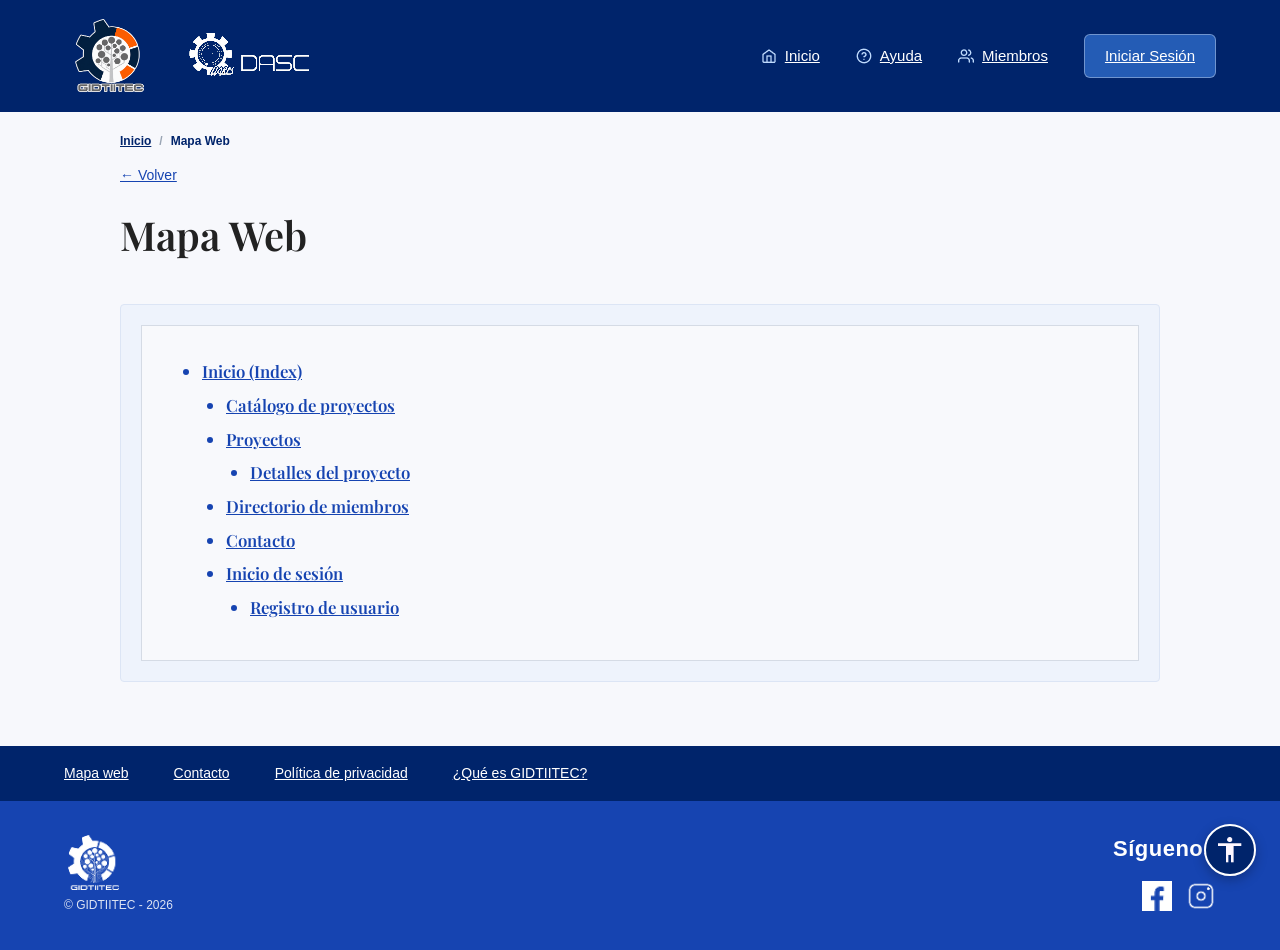
<file: pages/info/mapa-web.html>
<!DOCTYPE html>
<html lang="es">
<head>
    <meta charset="UTF-8">
    <meta name="viewport" content="width=device-width, initial-scale=1.0">
    <link rel="preconnect" href="https://fonts.googleapis.com">
    <link rel="preconnect" href="https://fonts.gstatic.com" crossorigin>
    <link href="https://fonts.googleapis.com/css2?family=Atkinson+Hyperlegible:ital,wght@0,400;0,700;1,400&family=Lexend:wght@400;500;600;700&display=swap" rel="stylesheet">
    <link href="https://fonts.googleapis.com/css2?family=Playfair+Display:wght@600;700&display=swap" rel="stylesheet">
    <link rel="stylesheet" href="../../css/global.css">
    <link rel="stylesheet" href="../../css/components.css">
    <link rel="stylesheet" href="../../css/accessibility.css">
    <link rel="stylesheet" href="../../css/pages/mapa-web.css">
    <title>Mapa Web - GIDTIITEC</title>
</head>
<body>
    <header class="encabezado">
        <div id="logos-header">
            <img src="../../assets/images/logos/GIDTIITEC-logo.webp" alt="Logo de grupo de investigación en desarrollo de tecnologías inclusivas">
            <img src="../../assets/images/logos/dasc-logo.png" alt="Logo del departamento académico de sistemas computacionales">
        </div>
        <nav class="navegacion-principal" aria-label="Navegación principal">
            <a href="../../index.html">
                <img src="../../assets/images/iconos/inicio-icono.png" alt="" class="icono-nav"> Inicio
            </a>
            <a href="../help/ayuda.html">
                <img src="../../assets/images/iconos/ayuda-icono.png" alt="" class="icono-nav"> Ayuda
            </a>
            <a href="../members/miembros.html">
                <img src="../../assets/images/iconos/miembros-icono.png" alt="" class="icono-nav"> Miembros
            </a>
            <a href="../auth/login.html" class="btn-login">Iniciar Sesión</a>
        </nav>
    </header>

    <main id="contenido-principal" class="pagina-mapa-web" tabindex="-1">
        <!-- Ruta de navegación -->
        <nav aria-label="Ruta de navegación" class="ruta-mapa">
            <ol class="breadcrumbs">
                <li><a href="../../index.html">Inicio</a></li>
                <li aria-current="page">Mapa Web</li>
            </ol>
            <a href="../../index.html" class="btn-volver">← Volver</a>
        </nav>

        <h1 class="titulo-mapa-web">Mapa Web</h1>

        <!-- Contenedor del árbol de navegación -->
        <section class="mapa-contenedor-exterior" aria-label="Estructura del sitio">
            <div class="mapa-tarjeta">
                <ul class="lista-mapa-nivel-1">
                    <li>
                        <a href="../../index.html">Inicio (Index)</a>
                        <ul class="lista-mapa-nivel-2">
                            <li>
                                <a href="../../index.html#seccion-proyectos">Catálogo de proyectos</a>
                            </li>
                            <li>
                                <a href="../../index.html#proyectos-destacados">Proyectos</a>
                                <ul class="lista-mapa-nivel-3">
                                    <li>
                                        <a href="../projects/detalle-proyecto.html">Detalles del proyecto</a>
                                    </li>
                                </ul>
                            </li>
                            <li>
                                <a href="../members/miembros.html">Directorio de miembros</a>
                            </li>
                            <li>
                                <a href="../help/ayuda.html">Contacto</a>
                            </li>
                            <li>
                                <a href="../auth/login.html">Inicio de sesión</a>
                                <ul class="lista-mapa-nivel-3">
                                    <li>
                                        <a href="../auth/registro.html">Registro de usuario</a>
                                    </li>
                                </ul>
                            </li>
                        </ul>
                    </li>
                </ul>
            </div>
        </section>

        <!-- Botón y modal de accesibilidad -->
        <button type="button" class="boton-accesibilidad" aria-label="Abrir opciones de accesibilidad" aria-expanded="false" aria-controls="menu-accesibilidad">
            <img src="../../assets/images/iconos/icono-accesibilidad.png" alt="">
        </button>

        <div id="menu-accesibilidad" class="modal-accesibilidad-overlay" hidden>
            <div class="modal-accesibilidad" role="dialog" aria-modal="true" aria-labelledby="titulo-accesibilidad" tabindex="-1">
                <header class="modal-header">
                    <div class="modal-header-info">
                        <img src="../../assets/images/iconos/icono-accesibilidad.png" alt="" class="modal-icono">
                        <div>
                            <h2 id="titulo-accesibilidad">Accesibilidad</h2>
                            <p>Ajustes visuales y de lectura para el portal universitario</p>
                        </div>
                    </div>
                    <button type="button" class="btn-cerrar-modal" aria-label="Cerrar opciones de accesibilidad">✕</button>
                </header>
                <div class="modal-body">
                    <section class="accesibilidad-grupo">
                        <div class="grupo-encabezado">
                            <img src="../../assets/images/iconos/tamtexto-icono.png" alt="" class="icono-seccion">
                            <h3 class="grupo-titulo">Tamaño del texto</h3>
                            <span class="badge-predeterminado">100% (Predeterminado)</span>
                        </div>
                        <div class="botones-tamano" role="group" aria-label="Tamaño del texto">
                            <button type="button" class="btn-tamano" data-escala="0.9" aria-pressed="false">A -</button>
                            <button type="button" class="btn-tamano activo" data-escala="1" aria-pressed="true">A •</button>
                            <button type="button" class="btn-tamano" data-escala="1.25" aria-pressed="false">A +</button>
                        </div>
                    </section>
                    <section class="accesibilidad-grupo">
                        <div class="grupo-encabezado">
                            <img src="../../assets/images/iconos/tema-icono.png" alt="" class="icono-seccion">
                            <h3 class="grupo-titulo">Modo de visualización</h3>
                        </div>
                        <div class="grid-modos" role="radiogroup" aria-label="Modo de visualización">
                            <button type="button" role="radio" data-tema="estandar" aria-checked="true" class="modo-card activo">
                                <span class="radio-circulo"></span><span class="modo-texto">Estándar</span>
                            </button>
                            <button type="button" role="radio" data-tema="contraste-claro" aria-checked="false" class="modo-card">
                                <span class="radio-circulo"></span><span class="modo-texto">Contraste claro</span>
                            </button>
                            <button type="button" role="radio" data-tema="contraste-oscuro" aria-checked="false" class="modo-card">
                                <span class="radio-circulo"></span><span class="modo-texto">Contraste oscuro</span>
                            </button>
                            <button type="button" role="radio" data-tema="monocromatico" aria-checked="false" class="modo-card">
                                <span class="radio-circulo"></span><span class="modo-texto">Monocromático</span>
                            </button>
                        </div>
                    </section>
                    <div class="accesibilidad-opciones">
                        <label class="opcion-checkbox">
                            <div class="opcion-info">
                                <img src="../../assets/images/iconos/icono-subrayar.png" alt="" class="icono-seccion">
                                <span>Subrayar todos los enlaces</span>
                            </div>
                            <input type="checkbox" data-preferencia="subrayar-enlaces">
                        </label>
                        <label class="opcion-checkbox">
                            <div class="opcion-info">
                                <img src="../../assets/images/iconos/icono-libro.png" alt="" class="icono-seccion">
                                <span>Tipografía para lectura fácil</span>
                            </div>
                            <input type="checkbox" data-preferencia="tipografia-legible">
                        </label>
                    </div>
                    <a href="../accessibility/accesibilidad.html" class="enlace-mas-opciones">
                        <div class="mas-opciones-texto">
                            <strong>Más opciones de accesibilidad</strong>
                            <span>Configura todas las opciones disponibles del sistema</span>
                        </div>
                        <span class="flecha">›</span>
                    </a>
                </div>
            </div>
        </div>
    </main>

    <footer class="pie-pagina">
        <div class="footer-barra-superior">
            <nav class="navegacion-footer" aria-label="Navegación del pie de página">
              <a href="mapa-web.html" aria-current="page">Mapa web</a>
<a href="contacto.html">Contacto</a>
<a href="#">Política de privacidad</a>
<a href="que-es-gidtiitec.html">¿Qué es GIDTIITEC?</a>
            </nav>
        </div>
        <div class="footer-contenido-principal">
            <div class="footer-identidad">
                <img src="../../assets/images/logos/gidtiitec-logo2.png" alt="Logo de GIDTIITEC">
                <p>© GIDTIITEC - 2026</p>
            </div>
            <div class="footer-redes">
                <p>Síguenos</p>
                <div id="redes">
                    <a href="https://www.facebook.com/gidtiitec" aria-label="Visitar facebook de GIDTIITEC" target="_blank" rel="noopener noreferrer">
                        <img src="../../assets/images/logos/facebook-logo.png" alt="Logo de facebook">
                    </a>
                    <a href="" aria-label="Visitar instagram de GIDTIITEC" target="_blank" rel="noopener noreferrer">
                        <img src="../../assets/images/logos/instagram-logo.png" alt="Logo de instagram">
                    </a>
                </div>
            </div>
        </div>
    </footer>

    <script src="../../js/accessibility.js" defer></script>
</body>
</html>
</file>
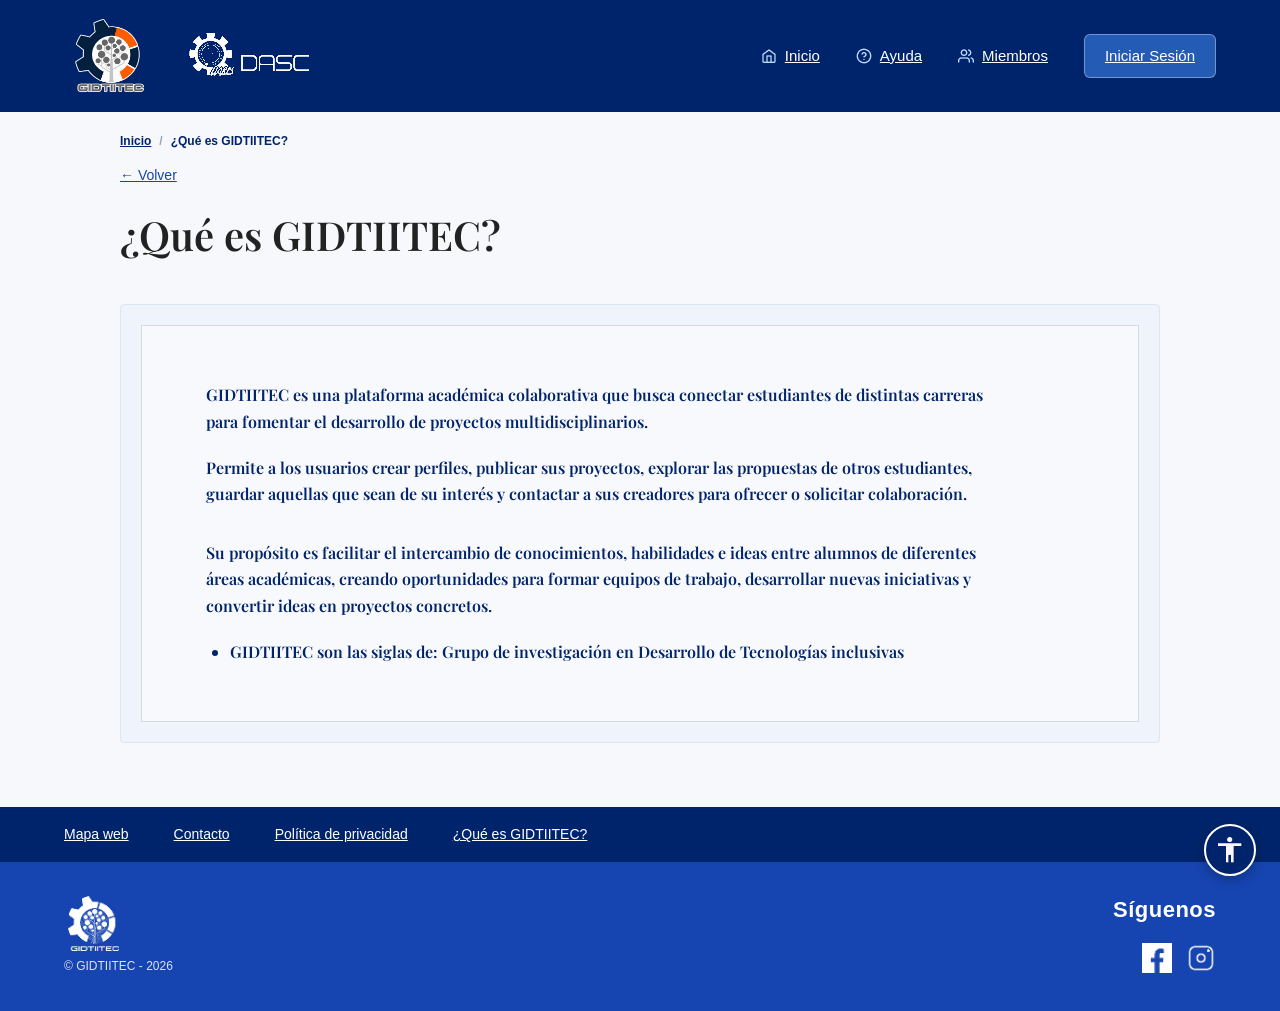
<file: pages/info/que-es-gidtiitec.html>
<!DOCTYPE html>
<html lang="es">
<head>
    <meta charset="UTF-8">
    <meta name="viewport" content="width=device-width, initial-scale=1.0">
    <link rel="preconnect" href="https://fonts.googleapis.com">
    <link rel="preconnect" href="https://fonts.gstatic.com" crossorigin>
    <link href="https://fonts.googleapis.com/css2?family=Atkinson+Hyperlegible:ital,wght@0,400;0,700;1,400&family=Lexend:wght@400;500;600;700&display=swap" rel="stylesheet">
    <link href="https://fonts.googleapis.com/css2?family=Playfair+Display:wght@600;700&display=swap" rel="stylesheet">
    <link rel="stylesheet" href="../../css/global.css">
    <link rel="stylesheet" href="../../css/components.css">
    <link rel="stylesheet" href="../../css/accessibility.css">
    <link rel="stylesheet" href="../../css/pages/que-es-gidtiitec.css">
    <title>¿Qué es GIDTIITEC? - GIDTIITEC</title>
</head>
<body>
    <header class="encabezado">
        <div id="logos-header">
            <img src="../../assets/images/logos/GIDTIITEC-logo.webp" alt="Logo de grupo de investigación en desarrollo de tecnologías inclusivas">
            <img src="../../assets/images/logos/dasc-logo.png" alt="Logo del departamento académico de sistemas computacionales">
        </div>
        <nav class="navegacion-principal" aria-label="Navegación principal">
            <a href="../../index.html">
                <img src="../../assets/images/iconos/inicio-icono.png" alt="" class="icono-nav"> Inicio
            </a>
            <a href="../help/ayuda.html">
                <img src="../../assets/images/iconos/ayuda-icono.png" alt="" class="icono-nav"> Ayuda
            </a>
            <a href="../members/miembros.html">
                <img src="../../assets/images/iconos/miembros-icono.png" alt="" class="icono-nav"> Miembros
            </a>
            <a href="../auth/login.html" class="btn-login">Iniciar Sesión</a>
        </nav>
    </header>

    <main id="contenido-principal" class="pagina-info" tabindex="-1">
        <!-- Ruta de navegación -->
        <nav aria-label="Ruta de navegación" class="ruta-info">
            <ol class="breadcrumbs">
                <li><a href="../../index.html">Inicio</a></li>
                <li aria-current="page">¿Qué es GIDTIITEC?</li>
            </ol>
            <a href="../../index.html" class="btn-volver">← Volver</a>
        </nav>

        <h1 class="titulo-info">¿Qué es GIDTIITEC?</h1>

        <!-- Contenedor principal de texto -->
        <section class="info-contenedor-exterior" aria-label="Descripción de GIDTIITEC">
            <article class="info-tarjeta">
                <p>
                    GIDTIITEC es una plataforma académica colaborativa que busca conectar estudiantes de distintas carreras para fomentar el desarrollo de proyectos multidisciplinarios.
                </p>
                <p>
                    Permite a los usuarios crear perfiles, publicar sus proyectos, explorar las propuestas de otros estudiantes, guardar aquellas que sean de su interés y contactar a sus creadores para ofrecer o solicitar colaboración.
                </p>
                <p class="parrafo-espaciado">
                    Su propósito es facilitar el intercambio de conocimientos, habilidades e ideas entre alumnos de diferentes áreas académicas, creando oportunidades para formar equipos de trabajo, desarrollar nuevas iniciativas y convertir ideas en proyectos concretos.
                </p>
                <ul class="lista-siglas">
                    <li>GIDTIITEC son las siglas de: Grupo de investigación en Desarrollo de Tecnologías inclusivas</li>
                </ul>
            </article>
        </section>

        <!-- Botón y modal de accesibilidad -->
        <button type="button" class="boton-accesibilidad" aria-label="Abrir opciones de accesibilidad" aria-expanded="false" aria-controls="menu-accesibilidad">
            <img src="../../assets/images/iconos/icono-accesibilidad.png" alt="">
        </button>

        <div id="menu-accesibilidad" class="modal-accesibilidad-overlay" hidden>
            <div class="modal-accesibilidad" role="dialog" aria-modal="true" aria-labelledby="titulo-accesibilidad" tabindex="-1">
                <header class="modal-header">
                    <div class="modal-header-info">
                        <img src="../../assets/images/iconos/icono-accesibilidad.png" alt="" class="modal-icono">
                        <div>
                            <h2 id="titulo-accesibilidad">Accesibilidad</h2>
                            <p>Ajustes visuales y de lectura para el portal universitario</p>
                        </div>
                    </div>
                    <button type="button" class="btn-cerrar-modal" aria-label="Cerrar opciones de accesibilidad">✕</button>
                </header>
                <div class="modal-body">
                    <section class="accesibilidad-grupo">
                        <div class="grupo-encabezado">
                            <img src="../../assets/images/iconos/tamtexto-icono.png" alt="" class="icono-seccion">
                            <h3 class="grupo-titulo">Tamaño del texto</h3>
                            <span class="badge-predeterminado">100% (Predeterminado)</span>
                        </div>
                        <div class="botones-tamano" role="group" aria-label="Tamaño del texto">
                            <button type="button" class="btn-tamano" data-escala="0.9" aria-pressed="false">A -</button>
                            <button type="button" class="btn-tamano activo" data-escala="1" aria-pressed="true">A •</button>
                            <button type="button" class="btn-tamano" data-escala="1.25" aria-pressed="false">A +</button>
                        </div>
                    </section>
                    <section class="accesibilidad-grupo">
                        <div class="grupo-encabezado">
                            <img src="../../assets/images/iconos/tema-icono.png" alt="" class="icono-seccion">
                            <h3 class="grupo-titulo">Modo de visualización</h3>
                        </div>
                        <div class="grid-modos" role="radiogroup" aria-label="Modo de visualización">
                            <button type="button" role="radio" data-tema="estandar" aria-checked="true" class="modo-card activo">
                                <span class="radio-circulo"></span><span class="modo-texto">Estándar</span>
                            </button>
                            <button type="button" role="radio" data-tema="contraste-claro" aria-checked="false" class="modo-card">
                                <span class="radio-circulo"></span><span class="modo-texto">Contraste claro</span>
                            </button>
                            <button type="button" role="radio" data-tema="contraste-oscuro" aria-checked="false" class="modo-card">
                                <span class="radio-circulo"></span><span class="modo-texto">Contraste oscuro</span>
                            </button>
                            <button type="button" role="radio" data-tema="monocromatico" aria-checked="false" class="modo-card">
                                <span class="radio-circulo"></span><span class="modo-texto">Monocromático</span>
                            </button>
                        </div>
                    </section>
                    <div class="accesibilidad-opciones">
                        <label class="opcion-checkbox">
                            <div class="opcion-info">
                                <img src="../../assets/images/iconos/icono-subrayar.png" alt="" class="icono-seccion">
                                <span>Subrayar todos los enlaces</span>
                            </div>
                            <input type="checkbox" data-preferencia="subrayar-enlaces">
                        </label>
                        <label class="opcion-checkbox">
                            <div class="opcion-info">
                                <img src="../../assets/images/iconos/icono-libro.png" alt="" class="icono-seccion">
                                <span>Tipografía para lectura fácil</span>
                            </div>
                            <input type="checkbox" data-preferencia="tipografia-legible">
                        </label>
                    </div>
                    <a href="../accessibility/accesibilidad.html" class="enlace-mas-opciones">
                        <div class="mas-opciones-texto">
                            <strong>Más opciones de accesibilidad</strong>
                            <span>Configura todas las opciones disponibles del sistema</span>
                        </div>
                        <span class="flecha">›</span>
                    </a>
                </div>
            </div>
        </div>
    </main>

    <footer class="pie-pagina">
        <div class="footer-barra-superior">
            <nav class="navegacion-footer" aria-label="Navegación del pie de página">
                <a href="mapa-web.html">Mapa web</a>
<a href="contacto.html">Contacto</a>
<a href="#">Política de privacidad</a>
<a href="que-es-gidtiitec.html" aria-current="page">¿Qué es GIDTIITEC?</a>
            </nav>
        </div>
        <div class="footer-contenido-principal">
            <div class="footer-identidad">
                <img src="../../assets/images/logos/gidtiitec-logo2.png" alt="Logo de GIDTIITEC">
                <p>© GIDTIITEC - 2026</p>
            </div>
            <div class="footer-redes">
                <p>Síguenos</p>
                <div id="redes">
                    <a href="https://www.facebook.com/gidtiitec" aria-label="Visitar facebook de GIDTIITEC" target="_blank" rel="noopener noreferrer">
                        <img src="../../assets/images/logos/facebook-logo.png" alt="Logo de facebook">
                    </a>
                    <a href="" aria-label="Visitar instagram de GIDTIITEC" target="_blank" rel="noopener noreferrer">
                        <img src="../../assets/images/logos/instagram-logo.png" alt="Logo de instagram">
                    </a>
                </div>
            </div>
        </div>
    </footer>

    <script src="../../js/accessibility.js" defer></script>
</body>
</html>
</file>
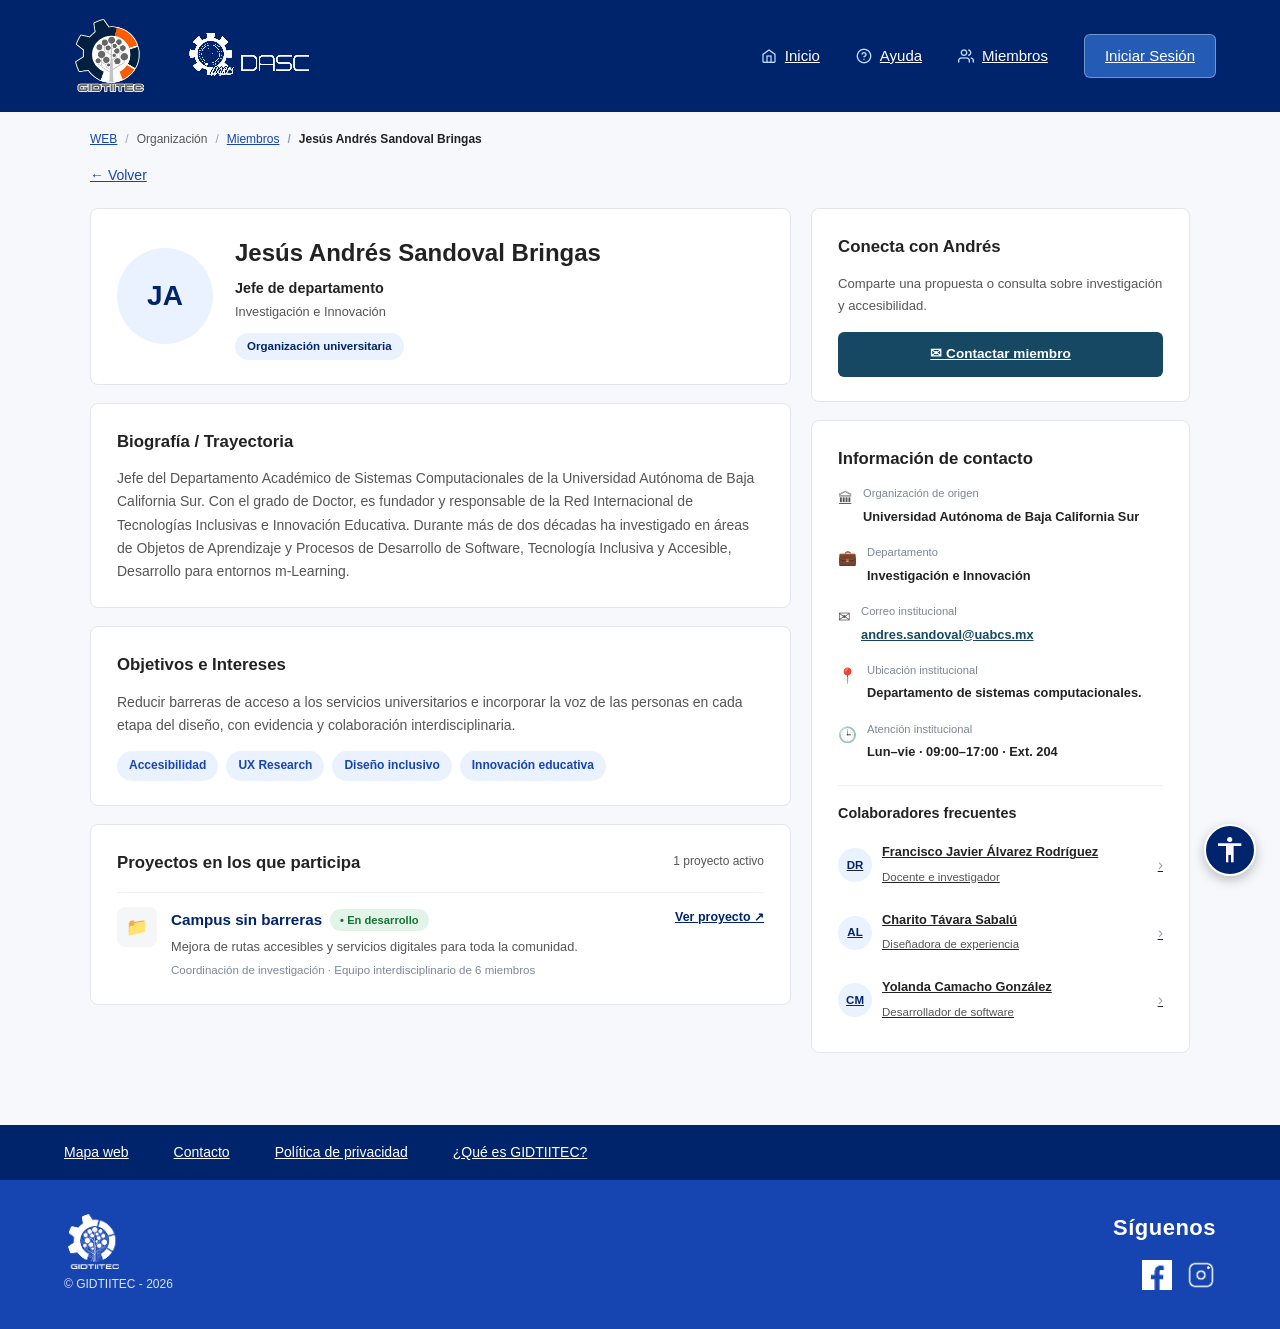
<file: pages/members/detalle-miembro.html>
<!DOCTYPE html>
<html lang="es">
<head>
    <meta charset="UTF-8">
    <meta name="viewport" content="width=device-width, initial-scale=1.0">
    <link rel="preconnect" href="https://fonts.googleapis.com">
    <link rel="preconnect" href="https://fonts.gstatic.com" crossorigin>
    <link href="https://fonts.googleapis.com/css2?family=Atkinson+Hyperlegible:ital,wght@0,400;0,700;1,400&family=Lexend:wght@400;500;600;700&display=swap" rel="stylesheet">
    <link href="https://fonts.googleapis.com/css2?family=Playfair+Display:wght@600;700&display=swap" rel="stylesheet">
    <link rel="stylesheet" href="../../css/global.css">
    <link rel="stylesheet" href="../../css/components.css">
    <link rel="stylesheet" href="../../css/accessibility.css">
    <link rel="stylesheet" href="../../css/pages/detalle-miembro.css">
    <title>Jesús Andrés Sandoval Bringas - GIDTIITEC</title>
</head>
<body>
    <header class="encabezado">
        <div id="logos-header">
            <img src="../../assets/images/logos/GIDTIITEC-logo.webp" alt="Logo de grupo de investigación en desarrollo de tecnologías inclusivas">
            <img src="../../assets/images/logos/dasc-logo.png" alt="Logo del departamento académico de sistemas computacionales">
        </div>
        <nav class="navegacion-principal" aria-label="Navegación principal">
            <a href="../../index.html">
                <img src="../../assets/images/iconos/inicio-icono.png" alt="" class="icono-nav"> Inicio
            </a>
            <a href="../help/ayuda.html">
                <img src="../../assets/images/iconos/ayuda-icono.png" alt="" class="icono-nav"> Ayuda
            </a>
          <a href="miembros.html" aria-current="page">
                <img src="../../assets/images/iconos/miembros-icono.png" alt="" class="icono-nav"> Miembros
            </a>
            <a href="../auth/login.html" class="btn-login">Iniciar Sesión</a>
        </nav>
    </header>

    <main id="contenido-principal" class="pagina-miembro" tabindex="-1">
        <!-- Ruta de navegación -->
        <nav aria-label="Ruta de navegación" class="ruta-miembro">
            <ol class="breadcrumbs">
                <li><a href="../../index.html">WEB</a></li>
                <li>Organización</li>
               <li><a href="miembros.html">Miembros</a></li>
                <li aria-current="page">Jesús Andrés Sandoval Bringas</li>
            </ol>
           <a href="miembros.html" class="btn-volver">← Volver</a>
        </nav>

        <!-- Contenido en 2 columnas -->
        <div class="miembro-grid">
            <!-- Columna izquierda -->
            <div class="miembro-principal">
                <!-- Tarjeta de perfil -->
                <section class="tarjeta-miembro perfil-header" aria-labelledby="nombre-miembro">
                    <div class="avatar-perfil" aria-hidden="true">
                        <!-- Si tienes la foto, reemplaza este span por: <img src="../../assets/images/miembros/andres-sandoval.jpg" alt="Fotografía de Jesús Andrés Sandoval Bringas"> -->
                        <span>JA</span>
                    </div>
                    <div class="perfil-info">
                        <h1 id="nombre-miembro">Jesús Andrés Sandoval Bringas</h1>
                        <p class="perfil-cargo">Jefe de departamento</p>
                        <p class="perfil-area">Investigación e Innovación</p>
                        <span class="badge-organizacion">Organización universitaria</span>
                    </div>
                </section>

                <!-- Biografía / Trayectoria -->
                <section class="tarjeta-miembro" aria-labelledby="titulo-biografia">
                    <h2 id="titulo-biografia">Biografía / Trayectoria</h2>
                    <p>
                        Jefe del Departamento Académico de Sistemas Computacionales de la Universidad Autónoma de Baja California Sur. Con el grado de Doctor, es fundador y responsable de la Red Internacional de Tecnologías Inclusivas e Innovación Educativa. Durante más de dos décadas ha investigado en áreas de Objetos de Aprendizaje y Procesos de Desarrollo de Software, Tecnología Inclusiva y Accesible, Desarrollo para entornos m-Learning.
                    </p>
                </section>

                <!-- Objetivos e Intereses -->
                <section class="tarjeta-miembro" aria-labelledby="titulo-objetivos">
                    <h2 id="titulo-objetivos">Objetivos e Intereses</h2>
                    <p>
                        Reducir barreras de acceso a los servicios universitarios e incorporar la voz de las personas en cada etapa del diseño, con evidencia y colaboración interdisciplinaria.
                    </p>
                    <ul class="lista-intereses" aria-label="Áreas de interés">
                        <li>Accesibilidad</li>
                        <li>UX Research</li>
                        <li>Diseño inclusivo</li>
                        <li>Innovación educativa</li>
                    </ul>
                </section>

                <!-- Proyectos en los que participa -->
                <section class="tarjeta-miembro" aria-labelledby="titulo-proyectos-miembro">
                    <div class="cabecera-tarjeta">
                        <h2 id="titulo-proyectos-miembro">Proyectos en los que participa</h2>
                        <span class="contador-activos">1 proyecto activo</span>
                    </div>

                    <article class="item-proyecto-miembro">
                        <div class="icono-carpeta" aria-hidden="true">📁</div>
                        <div class="info-proyecto-miembro">
                            <div class="titulo-estado-proyecto">
                                <h3>Campus sin barreras</h3>
                                <span class="badge-desarrollo">• En desarrollo</span>
                            </div>
                            <p class="desc-proyecto">Mejora de rutas accesibles y servicios digitales para toda la comunidad.</p>
                            <p class="meta-proyecto">Coordinación de investigación · Equipo interdisciplinario de 6 miembros</p>
                        </div>
                        <a href="../projects/detalle-proyecto.html" class="enlace-ver-proyecto">Ver proyecto ↗</a>
                    </article>
                </section>
            </div>

            <!-- Columna derecha (Sidebar) -->
            <aside class="miembro-sidebar">
                <!-- Tarjeta Conecta -->
                <section class="tarjeta-miembro" aria-labelledby="titulo-conecta">
                    <h2 id="titulo-conecta">Conecta con Andrés</h2>
                    <p class="texto-conecta">Comparte una propuesta o consulta sobre investigación y accesibilidad.</p>
                    <a href="mailto:andres.sandoval@uabcs.mx" class="btn-contactar">✉ Contactar miembro</a>
                </section>

                <!-- Información de contacto y Colaboradores -->
                <section class="tarjeta-miembro" aria-labelledby="titulo-contacto">
                    <h2 id="titulo-contacto">Información de contacto</h2>

                    <ul class="lista-contacto">
                        <li>
                            <span class="icono-dato" aria-hidden="true">🏛</span>
                            <div>
                                <span class="dato-label">Organización de origen</span>
                                <strong>Universidad Autónoma de Baja California Sur</strong>
                            </div>
                        </li>
                        <li>
                            <span class="icono-dato" aria-hidden="true">💼</span>
                            <div>
                                <span class="dato-label">Departamento</span>
                                <strong>Investigación e Innovación</strong>
                            </div>
                        </li>
                        <li>
                            <span class="icono-dato" aria-hidden="true">✉</span>
                            <div>
                                <span class="dato-label">Correo institucional</span>
                                <a href="mailto:andres.sandoval@uabcs.mx" class="correo-enlace">andres.sandoval@uabcs.mx</a>
                            </div>
                        </li>
                        <li>
                            <span class="icono-dato" aria-hidden="true">📍</span>
                            <div>
                                <span class="dato-label">Ubicación institucional</span>
                                <strong>Departamento de sistemas computacionales.</strong>
                            </div>
                        </li>
                        <li>
                            <span class="icono-dato" aria-hidden="true">🕒</span>
                            <div>
                                <span class="dato-label">Atención institucional</span>
                                <strong>Lun–vie · 09:00–17:00 · Ext. 204</strong>
                            </div>
                        </li>
                    </ul>

                    <hr class="divisor-sidebar">

                    <h3 class="subtitulo-colaboradores">Colaboradores frecuentes</h3>
                    <ul class="lista-colaboradores">
                        <li>
                            <a href="#" class="colaborador-link">
                                <span class="avatar-colab" aria-hidden="true">DR</span>
                                <div class="colab-info">
                                    <strong>Francisco Javier Álvarez Rodríguez</strong>
                                    <span>Docente e investigador</span>
                                </div>
                                <span class="flecha-colab" aria-hidden="true">›</span>
                            </a>
                        </li>
                        <li>
                            <a href="#" class="colaborador-link">
                                <span class="avatar-colab" aria-hidden="true">AL</span>
                                <div class="colab-info">
                                    <strong>Charito Távara Sabalú</strong>
                                    <span>Diseñadora de experiencia</span>
                                </div>
                                <span class="flecha-colab" aria-hidden="true">›</span>
                            </a>
                        </li>
                        <li>
                            <a href="#" class="colaborador-link">
                                <span class="avatar-colab" aria-hidden="true">CM</span>
                                <div class="colab-info">
                                    <strong>Yolanda Camacho González</strong>
                                    <span>Desarrollador de software</span>
                                </div>
                                <span class="flecha-colab" aria-hidden="true">›</span>
                            </a>
                        </li>
                    </ul>
                </section>
            </aside>
        </div>

        <!-- Botón y modal de accesibilidad -->
        <button type="button" class="boton-accesibilidad" aria-label="Abrir opciones de accesibilidad" aria-expanded="false" aria-controls="menu-accesibilidad">
            <img src="../../assets/images/iconos/icono-accesibilidad.png" alt="">
        </button>

        <div id="menu-accesibilidad" class="modal-accesibilidad-overlay" hidden>
            <div class="modal-accesibilidad" role="dialog" aria-modal="true" aria-labelledby="titulo-accesibilidad" tabindex="-1">
                <header class="modal-header">
                    <div class="modal-header-info">
                        <img src="../../assets/images/iconos/icono-accesibilidad.png" alt="" class="modal-icono">
                        <div>
                            <h2 id="titulo-accesibilidad">Accesibilidad</h2>
                            <p>Ajustes visuales y de lectura para el portal universitario</p>
                        </div>
                    </div>
                    <button type="button" class="btn-cerrar-modal" aria-label="Cerrar opciones de accesibilidad">✕</button>
                </header>
                <div class="modal-body">
                    <section class="accesibilidad-grupo">
                        <div class="grupo-encabezado">
                            <img src="../../assets/images/iconos/tamtexto-icono.png" alt="" class="icono-seccion">
                            <h3 class="grupo-titulo">Tamaño del texto</h3>
                            <span class="badge-predeterminado">100% (Predeterminado)</span>
                        </div>
                        <div class="botones-tamano" role="group" aria-label="Tamaño del texto">
                            <button type="button" class="btn-tamano" data-escala="0.9" aria-pressed="false">A -</button>
                            <button type="button" class="btn-tamano activo" data-escala="1" aria-pressed="true">A •</button>
                            <button type="button" class="btn-tamano" data-escala="1.25" aria-pressed="false">A +</button>
                        </div>
                    </section>
                    <section class="accesibilidad-grupo">
                        <div class="grupo-encabezado">
                            <img src="../../assets/images/iconos/tema-icono.png" alt="" class="icono-seccion">
                            <h3 class="grupo-titulo">Modo de visualización</h3>
                        </div>
                        <div class="grid-modos" role="radiogroup" aria-label="Modo de visualización">
                            <button type="button" role="radio" data-tema="estandar" aria-checked="true" class="modo-card activo">
                                <span class="radio-circulo"></span><span class="modo-texto">Estándar</span>
                            </button>
                            <button type="button" role="radio" data-tema="contraste-claro" aria-checked="false" class="modo-card">
                                <span class="radio-circulo"></span><span class="modo-texto">Contraste claro</span>
                            </button>
                            <button type="button" role="radio" data-tema="contraste-oscuro" aria-checked="false" class="modo-card">
                                <span class="radio-circulo"></span><span class="modo-texto">Contraste oscuro</span>
                            </button>
                            <button type="button" role="radio" data-tema="monocromatico" aria-checked="false" class="modo-card">
                                <span class="radio-circulo"></span><span class="modo-texto">Monocromático</span>
                            </button>
                        </div>
                    </section>
                    <div class="accesibilidad-opciones">
                        <label class="opcion-checkbox">
                            <div class="opcion-info">
                                <img src="../../assets/images/iconos/icono-subrayar.png" alt="" class="icono-seccion">
                                <span>Subrayar todos los enlaces</span>
                            </div>
                            <input type="checkbox" data-preferencia="subrayar-enlaces">
                        </label>
                        <label class="opcion-checkbox">
                            <div class="opcion-info">
                                <img src="../../assets/images/iconos/icono-libro.png" alt="" class="icono-seccion">
                                <span>Tipografía para lectura fácil</span>
                            </div>
                            <input type="checkbox" data-preferencia="tipografia-legible">
                        </label>
                    </div>
                    <a href="../accessibility/accesibilidad.html" class="enlace-mas-opciones">
                        <div class="mas-opciones-texto">
                            <strong>Más opciones de accesibilidad</strong>
                            <span>Configura todas las opciones disponibles del sistema</span>
                        </div>
                        <span class="flecha">›</span>
                    </a>
                </div>
            </div>
        </div>
    </main>

    <footer class="pie-pagina">
        <div class="footer-barra-superior">
            <nav class="navegacion-footer" aria-label="Navegación del pie de página">
                <nav class="navegacion-footer" aria-label="Navegación del pie de página">
                <a href="../info/mapa-web.html">Mapa web</a>
                <a href="../info/contacto.html">Contacto</a>
                <a href="#">Política de privacidad</a>
                <a href="../info/que-es-gidtiitec.html">¿Qué es GIDTIITEC?</a>
            </nav>
            </nav>
        </div>
        <div class="footer-contenido-principal">
            <div class="footer-identidad">
                <img src="../../assets/images/logos/gidtiitec-logo2.png" alt="Logo de GIDTIITEC">
                <p>© GIDTIITEC - 2026</p>
            </div>
            <div class="footer-redes">
                <p>Síguenos</p>
                <div id="redes">
                    <a href="https://www.facebook.com/gidtiitec" aria-label="Visitar facebook de GIDTIITEC" target="_blank" rel="noopener noreferrer">
                        <img src="../../assets/images/logos/facebook-logo.png" alt="Logo de facebook">
                    </a>
                    <a href="" aria-label="Visitar instagram de GIDTIITEC" target="_blank" rel="noopener noreferrer">
                        <img src="../../assets/images/logos/instagram-logo.png" alt="Logo de instagram">
                    </a>
                </div>
            </div>
        </div>
    </footer>

    <script src="../../js/accessibility.js" defer></script>
</body>
</html>
</file>
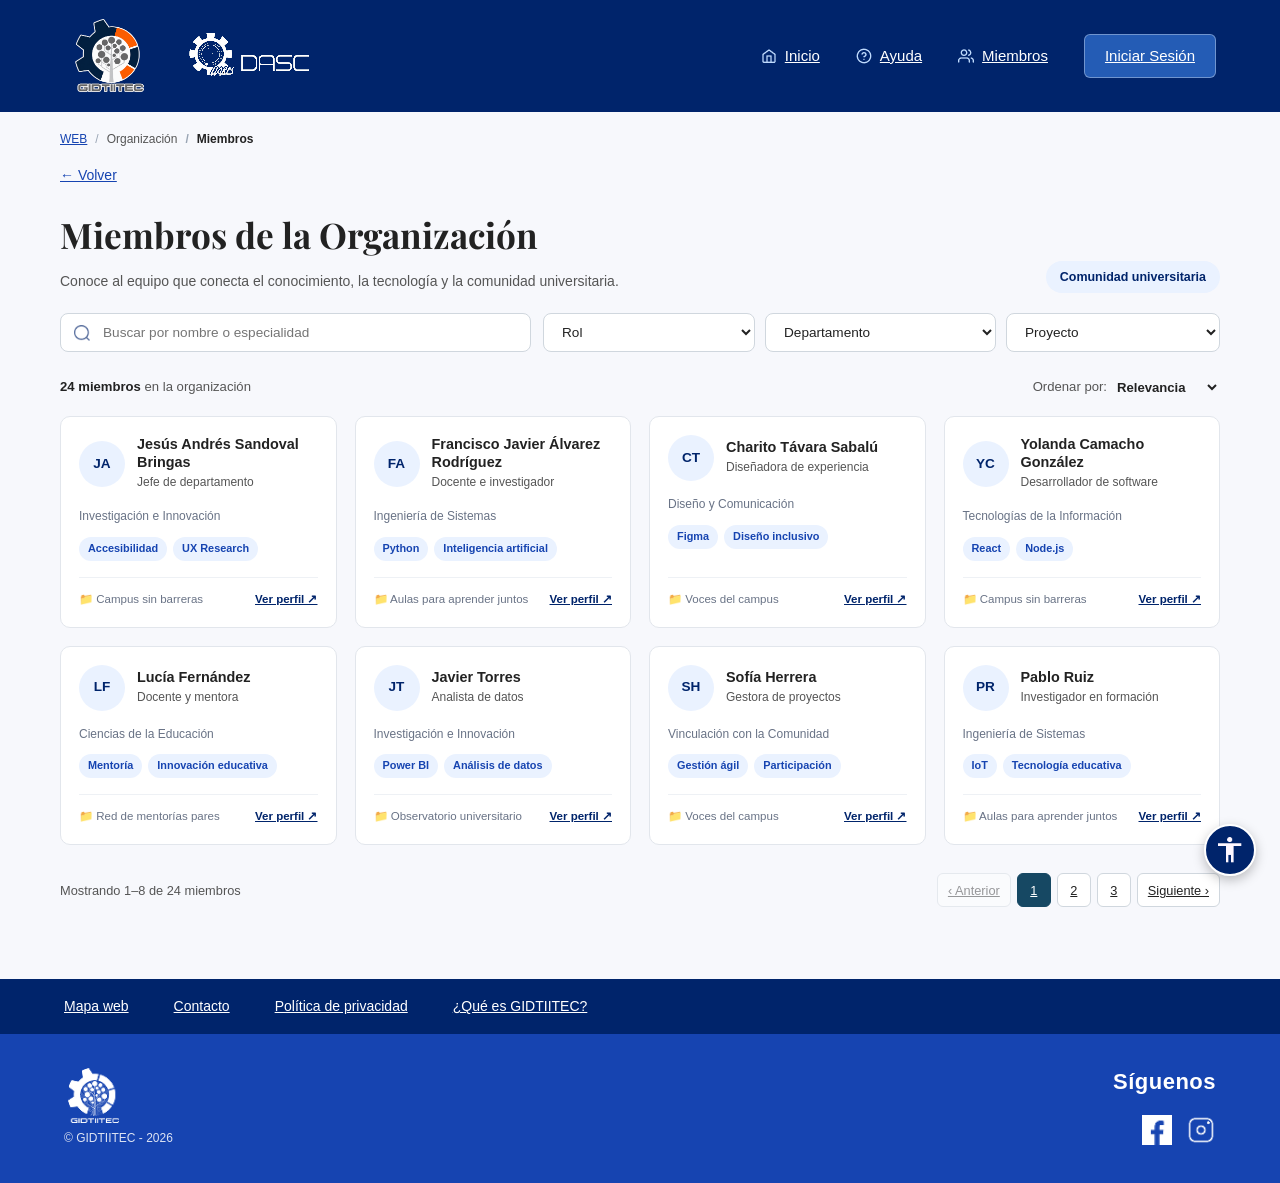
<file: pages/members/miembros.html>
<!DOCTYPE html>
<html lang="es">
<head>
    <meta charset="UTF-8">
    <meta name="viewport" content="width=device-width, initial-scale=1.0">
    <link rel="preconnect" href="https://fonts.googleapis.com">
    <link rel="preconnect" href="https://fonts.gstatic.com" crossorigin>
    <link href="https://fonts.googleapis.com/css2?family=Atkinson+Hyperlegible:ital,wght@0,400;0,700;1,400&family=Lexend:wght@400;500;600;700&display=swap" rel="stylesheet">
    <link href="https://fonts.googleapis.com/css2?family=Playfair+Display:wght@600;700&display=swap" rel="stylesheet">
    <link rel="stylesheet" href="../../css/global.css">
    <link rel="stylesheet" href="../../css/components.css">
    <link rel="stylesheet" href="../../css/accessibility.css">
    <link rel="stylesheet" href="../../css/pages/miembros.css">
    <title>Directorio de Miembros - GIDTIITEC</title>
</head>
<body>
    <header class="encabezado">
        <div id="logos-header">
            <img src="../../assets/images/logos/GIDTIITEC-logo.webp" alt="Logo de grupo de investigación en desarrollo de tecnologías inclusivas">
            <img src="../../assets/images/logos/dasc-logo.png" alt="Logo del departamento académico de sistemas computacionales">
        </div>
        <nav class="navegacion-principal" aria-label="Navegación principal">
            <a href="../../index.html">
                <img src="../../assets/images/iconos/inicio-icono.png" alt="" class="icono-nav"> Inicio
            </a>
            <a href="../help/ayuda.html">
                <img src="../../assets/images/iconos/ayuda-icono.png" alt="" class="icono-nav"> Ayuda
            </a>
            <a href="miembros.html" aria-current="page">
                <img src="../../assets/images/iconos/miembros-icono.png" alt="" class="icono-nav"> Miembros
            </a>
            <a href="../auth/login.html" class="btn-login">Iniciar Sesión</a>
        </nav>
    </header>

    <main id="contenido-principal" class="pagina-directorio" tabindex="-1">
        <!-- Ruta de navegación -->
        <nav aria-label="Ruta de navegación" class="ruta-directorio">
            <ol class="breadcrumbs">
                <li><a href="../../index.html">WEB</a></li>
                <li>Organización</li>
                <li aria-current="page">Miembros</li>
            </ol>
            <a href="../../index.html" class="btn-volver">← Volver</a>
        </nav>

        <!-- Encabezado de la página -->
        <header class="encabezado-directorio">
            <div>
                <h1>Miembros de la Organización</h1>
                <p>Conoce al equipo que conecta el conocimiento, la tecnología y la comunidad universitaria.</p>
            </div>
            <span class="badge-comunidad">Comunidad universitaria</span>
        </header>

        <!-- Buscador y filtros -->
        <section class="barra-filtros-miembros" aria-label="Buscar y filtrar miembros">
            <form role="search" class="busqueda-miembros">
                <label for="buscar-miembro" class="sr-only">Buscar por nombre o especialidad</label>
                <img src="../../assets/images/iconos/buscar-icono.png" alt="" class="icono-lupa">
                <input type="search" id="buscar-miembro" name="busqueda" placeholder="Buscar por nombre o especialidad">
            </form>

            <div class="filtros-selects">
                <select aria-label="Filtrar por rol" class="select-filtro">
                    <option value="">Rol</option>
                    <option value="jefe">Jefe de departamento</option>
                    <option value="docente">Docente e investigador</option>
                    <option value="diseno">Diseñadora de experiencia</option>
                    <option value="desarrollo">Desarrollador de software</option>
                </select>

                <select aria-label="Filtrar por departamento" class="select-filtro">
                    <option value="">Departamento</option>
                    <option value="investigacion">Investigación e Innovación</option>
                    <option value="sistemas">Ingeniería de Sistemas</option>
                    <option value="diseno">Diseño y Comunicación</option>
                    <option value="ti">Tecnologías de la Información</option>
                </select>

                <select aria-label="Filtrar por proyecto" class="select-filtro">
                    <option value="">Proyecto</option>
                    <option value="campus">Campus sin barreras</option>
                    <option value="aulas">Aulas para aprender juntos</option>
                    <option value="voces">Voces del campus</option>
                    <option value="mentorias">Red de mentorías pares</option>
                </select>
            </div>
        </section>

        <!-- Contador y ordenamiento -->
        <div class="barra-resultados">
            <p class="total-miembros"><strong>24 miembros</strong> en la organización</p>
            <div class="ordenar-por">
                <label for="orden-miembros">Ordenar por:</label>
                <select id="orden-miembros">
                    <option value="relevancia">Relevancia</option>
                    <option value="nombre-asc">Nombre (A–Z)</option>
                    <option value="nombre-desc">Nombre (Z–A)</option>
                </select>
            </div>
        </div>

        <!-- Rejilla de 8 miembros -->
        <section aria-label="Lista de miembros">
            <ul class="grid-miembros">
                <!-- 1 -->
                <li>
                    <article class="tarjeta-dir-miembro">
                        <div class="tarjeta-dir-top">
                            <span class="avatar-dir" aria-hidden="true">JA</span>
                            <div>
                                <h2>Jesús Andrés Sandoval Bringas</h2>
                                <p class="rol-miembro">Jefe de departamento</p>
                            </div>
                        </div>
                        <p class="depto-miembro">Investigación e Innovación</p>
                        <ul class="tags-miembro">
                            <li>Accesibilidad</li>
                            <li>UX Research</li>
                        </ul>
                        <div class="tarjeta-dir-footer">
                            <span class="proyecto-miembro">📁 Campus sin barreras</span>
                            <a href="detalle-miembro.html" class="link-perfil">Ver perfil ↗</a>
                        </div>
                    </article>
                </li>

                <!-- 2 -->
                <li>
                    <article class="tarjeta-dir-miembro">
                        <div class="tarjeta-dir-top">
                            <span class="avatar-dir" aria-hidden="true">FA</span>
                            <div>
                                <h2>Francisco Javier Álvarez Rodríguez</h2>
                                <p class="rol-miembro">Docente e investigador</p>
                            </div>
                        </div>
                        <p class="depto-miembro">Ingeniería de Sistemas</p>
                        <ul class="tags-miembro">
                            <li>Python</li>
                            <li>Inteligencia artificial</li>
                        </ul>
                        <div class="tarjeta-dir-footer">
                            <span class="proyecto-miembro">📁 Aulas para aprender juntos</span>
                            <a href="detalle-miembro.html" class="link-perfil">Ver perfil ↗</a>
                        </div>
                    </article>
                </li>

                <!-- 3 -->
                <li>
                    <article class="tarjeta-dir-miembro">
                        <div class="tarjeta-dir-top">
                            <span class="avatar-dir" aria-hidden="true">CT</span>
                            <div>
                                <h2>Charito Távara Sabalú</h2>
                                <p class="rol-miembro">Diseñadora de experiencia</p>
                            </div>
                        </div>
                        <p class="depto-miembro">Diseño y Comunicación</p>
                        <ul class="tags-miembro">
                            <li>Figma</li>
                            <li>Diseño inclusivo</li>
                        </ul>
                        <div class="tarjeta-dir-footer">
                            <span class="proyecto-miembro">📁 Voces del campus</span>
                            <a href="detalle-miembro.html" class="link-perfil">Ver perfil ↗</a>
                        </div>
                    </article>
                </li>

                <!-- 4 -->
                <li>
                    <article class="tarjeta-dir-miembro">
                        <div class="tarjeta-dir-top">
                            <span class="avatar-dir" aria-hidden="true">YC</span>
                            <div>
                                <h2>Yolanda Camacho González</h2>
                                <p class="rol-miembro">Desarrollador de software</p>
                            </div>
                        </div>
                        <p class="depto-miembro">Tecnologías de la Información</p>
                        <ul class="tags-miembro">
                            <li>React</li>
                            <li>Node.js</li>
                        </ul>
                        <div class="tarjeta-dir-footer">
                            <span class="proyecto-miembro">📁 Campus sin barreras</span>
                            <a href="detalle-miembro.html" class="link-perfil">Ver perfil ↗</a>
                        </div>
                    </article>
                </li>

                <!-- 5 -->
                <li>
                    <article class="tarjeta-dir-miembro">
                        <div class="tarjeta-dir-top">
                            <span class="avatar-dir" aria-hidden="true">LF</span>
                            <div>
                                <h2>Lucía Fernández</h2>
                                <p class="rol-miembro">Docente y mentora</p>
                            </div>
                        </div>
                        <p class="depto-miembro">Ciencias de la Educación</p>
                        <ul class="tags-miembro">
                            <li>Mentoría</li>
                            <li>Innovación educativa</li>
                        </ul>
                        <div class="tarjeta-dir-footer">
                            <span class="proyecto-miembro">📁 Red de mentorías pares</span>
                            <a href="detalle-miembro.html" class="link-perfil">Ver perfil ↗</a>
                        </div>
                    </article>
                </li>

                <!-- 6 -->
                <li>
                    <article class="tarjeta-dir-miembro">
                        <div class="tarjeta-dir-top">
                            <span class="avatar-dir" aria-hidden="true">JT</span>
                            <div>
                                <h2>Javier Torres</h2>
                                <p class="rol-miembro">Analista de datos</p>
                            </div>
                        </div>
                        <p class="depto-miembro">Investigación e Innovación</p>
                        <ul class="tags-miembro">
                            <li>Power BI</li>
                            <li>Análisis de datos</li>
                        </ul>
                        <div class="tarjeta-dir-footer">
                            <span class="proyecto-miembro">📁 Observatorio universitario</span>
                            <a href="detalle-miembro.html" class="link-perfil">Ver perfil ↗</a>
                        </div>
                    </article>
                </li>

                <!-- 7 -->
                <li>
                    <article class="tarjeta-dir-miembro">
                        <div class="tarjeta-dir-top">
                            <span class="avatar-dir" aria-hidden="true">SH</span>
                            <div>
                                <h2>Sofía Herrera</h2>
                                <p class="rol-miembro">Gestora de proyectos</p>
                            </div>
                        </div>
                        <p class="depto-miembro">Vinculación con la Comunidad</p>
                        <ul class="tags-miembro">
                            <li>Gestión ágil</li>
                            <li>Participación</li>
                        </ul>
                        <div class="tarjeta-dir-footer">
                            <span class="proyecto-miembro">📁 Voces del campus</span>
                            <a href="detalle-miembro.html" class="link-perfil">Ver perfil ↗</a>
                        </div>
                    </article>
                </li>

                <!-- 8 -->
                <li>
                    <article class="tarjeta-dir-miembro">
                        <div class="tarjeta-dir-top">
                            <span class="avatar-dir" aria-hidden="true">PR</span>
                            <div>
                                <h2>Pablo Ruiz</h2>
                                <p class="rol-miembro">Investigador en formación</p>
                            </div>
                        </div>
                        <p class="depto-miembro">Ingeniería de Sistemas</p>
                        <ul class="tags-miembro">
                            <li>IoT</li>
                            <li>Tecnología educativa</li>
                        </ul>
                        <div class="tarjeta-dir-footer">
                            <span class="proyecto-miembro">📁 Aulas para aprender juntos</span>
                            <a href="detalle-miembro.html" class="link-perfil">Ver perfil ↗</a>
                        </div>
                    </article>
                </li>
            </ul>
        </section>

        <!-- Paginación -->
        <nav class="paginacion-directorio" aria-label="Paginación de miembros">
            <p>Mostrando 1–8 de 24 miembros</p>
            <div class="controles-pagina">
                <button type="button" class="btn-pag" disabled>‹ Anterior</button>
                <button type="button" class="btn-pag activo" aria-current="page">1</button>
                <button type="button" class="btn-pag">2</button>
                <button type="button" class="btn-pag">3</button>
                <button type="button" class="btn-pag">Siguiente ›</button>
            </div>
        </nav>

        <!-- Botón y modal de accesibilidad -->
        <button type="button" class="boton-accesibilidad" aria-label="Abrir opciones de accesibilidad" aria-expanded="false" aria-controls="menu-accesibilidad">
            <img src="../../assets/images/iconos/icono-accesibilidad.png" alt="">
        </button>

        <div id="menu-accesibilidad" class="modal-accesibilidad-overlay" hidden>
            <div class="modal-accesibilidad" role="dialog" aria-modal="true" aria-labelledby="titulo-accesibilidad" tabindex="-1">
                <header class="modal-header">
                    <div class="modal-header-info">
                        <img src="../../assets/images/iconos/icono-accesibilidad.png" alt="" class="modal-icono">
                        <div>
                            <h2 id="titulo-accesibilidad">Accesibilidad</h2>
                            <p>Ajustes visuales y de lectura para el portal universitario</p>
                        </div>
                    </div>
                    <button type="button" class="btn-cerrar-modal" aria-label="Cerrar opciones de accesibilidad">✕</button>
                </header>
                <div class="modal-body">
                    <section class="accesibilidad-grupo">
                        <div class="grupo-encabezado">
                            <img src="../../assets/images/iconos/tamtexto-icono.png" alt="" class="icono-seccion">
                            <h3 class="grupo-titulo">Tamaño del texto</h3>
                            <span class="badge-predeterminado">100% (Predeterminado)</span>
                        </div>
                        <div class="botones-tamano" role="group" aria-label="Tamaño del texto">
                            <button type="button" class="btn-tamano" data-escala="0.9" aria-pressed="false">A -</button>
                            <button type="button" class="btn-tamano activo" data-escala="1" aria-pressed="true">A •</button>
                            <button type="button" class="btn-tamano" data-escala="1.25" aria-pressed="false">A +</button>
                        </div>
                    </section>
                    <section class="accesibilidad-grupo">
                        <div class="grupo-encabezado">
                            <img src="../../assets/images/iconos/tema-icono.png" alt="" class="icono-seccion">
                            <h3 class="grupo-titulo">Modo de visualización</h3>
                        </div>
                        <div class="grid-modos" role="radiogroup" aria-label="Modo de visualización">
                            <button type="button" role="radio" data-tema="estandar" aria-checked="true" class="modo-card activo">
                                <span class="radio-circulo"></span><span class="modo-texto">Estándar</span>
                            </button>
                            <button type="button" role="radio" data-tema="contraste-claro" aria-checked="false" class="modo-card">
                                <span class="radio-circulo"></span><span class="modo-texto">Contraste claro</span>
                            </button>
                            <button type="button" role="radio" data-tema="contraste-oscuro" aria-checked="false" class="modo-card">
                                <span class="radio-circulo"></span><span class="modo-texto">Contraste oscuro</span>
                            </button>
                            <button type="button" role="radio" data-tema="monocromatico" aria-checked="false" class="modo-card">
                                <span class="radio-circulo"></span><span class="modo-texto">Monocromático</span>
                            </button>
                        </div>
                    </section>
                    <div class="accesibilidad-opciones">
                        <label class="opcion-checkbox">
                            <div class="opcion-info">
                                <img src="../../assets/images/iconos/icono-subrayar.png" alt="" class="icono-seccion">
                                <span>Subrayar todos los enlaces</span>
                            </div>
                            <input type="checkbox" data-preferencia="subrayar-enlaces">
                        </label>
                        <label class="opcion-checkbox">
                            <div class="opcion-info">
                                <img src="../../assets/images/iconos/icono-libro.png" alt="" class="icono-seccion">
                                <span>Tipografía para lectura fácil</span>
                            </div>
                            <input type="checkbox" data-preferencia="tipografia-legible">
                        </label>
                    </div>
                    <a href="../accessibility/accesibilidad.html" class="enlace-mas-opciones">
                        <div class="mas-opciones-texto">
                            <strong>Más opciones de accesibilidad</strong>
                            <span>Configura todas las opciones disponibles del sistema</span>
                        </div>
                        <span class="flecha">›</span>
                    </a>
                </div>
            </div>
        </div>
    </main>

    <footer class="pie-pagina">
        <div class="footer-barra-superior">
            <nav class="navegacion-footer" aria-label="Navegación del pie de página">
                <nav class="navegacion-footer" aria-label="Navegación del pie de página">
                <a href="../info/mapa-web.html">Mapa web</a>
                <a href="../info/contacto.html">Contacto</a>
                <a href="#">Política de privacidad</a>
                <a href="../info/que-es-gidtiitec.html">¿Qué es GIDTIITEC?</a>
            </nav>
            </nav>
        </div>
        <div class="footer-contenido-principal">
            <div class="footer-identidad">
                <img src="../../assets/images/logos/gidtiitec-logo2.png" alt="Logo de GIDTIITEC">
                <p>© GIDTIITEC - 2026</p>
            </div>
            <div class="footer-redes">
                <p>Síguenos</p>
                <div id="redes">
                    <a href="https://www.facebook.com/gidtiitec" aria-label="Visitar facebook de GIDTIITEC" target="_blank" rel="noopener noreferrer">
                        <img src="../../assets/images/logos/facebook-logo.png" alt="Logo de facebook">
                    </a>
                    <a href="" aria-label="Visitar instagram de GIDTIITEC" target="_blank" rel="noopener noreferrer">
                        <img src="../../assets/images/logos/instagram-logo.png" alt="Logo de instagram">
                    </a>
                </div>
            </div>
        </div>
    </footer>

    <script src="../../js/accessibility.js" defer></script>
</body>
</html>
</file>
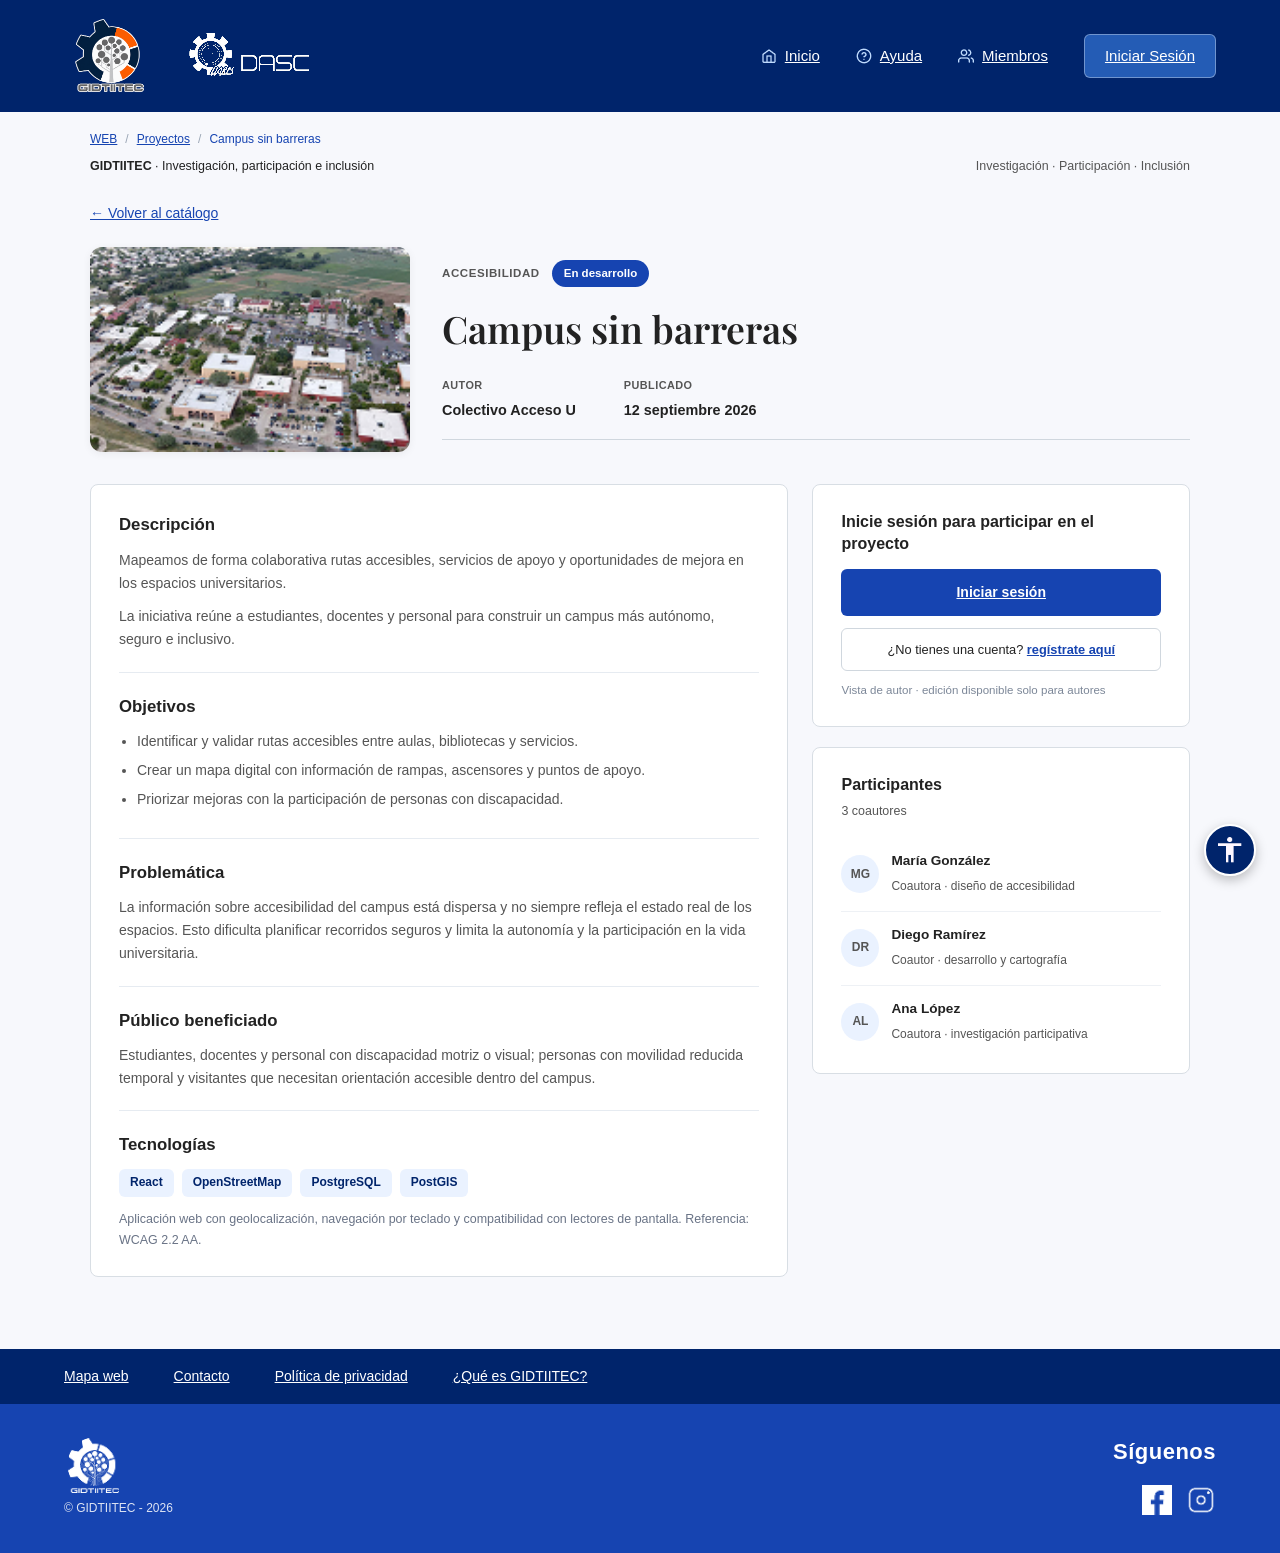
<file: pages/projects/detalle-proyecto.html>
<!DOCTYPE html>
<html lang="es">
<head>
    <meta charset="UTF-8">
    <meta name="viewport" content="width=device-width, initial-scale=1.0">
    <link rel="preconnect" href="https://fonts.googleapis.com">
    <link rel="preconnect" href="https://fonts.gstatic.com" crossorigin>
    <link href="https://fonts.googleapis.com/css2?family=Atkinson+Hyperlegible:ital,wght@0,400;0,700;1,400&family=Lexend:wght@400;500;600;700&display=swap" rel="stylesheet">
    <link href="https://fonts.googleapis.com/css2?family=Playfair+Display:wght@600;700&display=swap" rel="stylesheet">
    <link rel="stylesheet" href="../../css/global.css">
    <link rel="stylesheet" href="../../css/components.css">
    <link rel="stylesheet" href="../../css/accessibility.css">
    <link rel="stylesheet" href="../../css/pages/detalle-proyecto.css">
    <title>Campus sin barreras - GIDTIITEC</title>
</head>
<body>
    <header class="encabezado">
        <div id="logos-header">
            <img src="../../assets/images/logos/GIDTIITEC-logo.webp" alt="Logo de grupo de investigación en desarrollo de tecnologías inclusivas">
            <img src="../../assets/images/logos/dasc-logo.png" alt="Logo del departamento académico de sistemas computacionales">
        </div>
        <nav class="navegacion-principal" aria-label="Navegación principal">
            <a href="../../index.html">
                <img src="../../assets/images/iconos/inicio-icono.png" alt="" class="icono-nav"> Inicio
            </a>
            <a href="../help/ayuda.html">
                <img src="../../assets/images/iconos/ayuda-icono.png" alt="" class="icono-nav"> Ayuda
            </a>
            <a href="#">
                <img src="../../assets/images/iconos/miembros-icono.png" alt="" class="icono-nav"> Miembros
            </a>
            <a href="../auth/login.html" class="btn-login">Iniciar Sesión</a>
        </nav>
    </header>

    <main id="contenido-principal" class="pagina-detalle" tabindex="-1">
        <!-- Ruta de navegación y subbarra institucional -->
        <div class="cabecera-ruta">
            <nav aria-label="Ruta de navegación">
                <ol class="breadcrumbs">
                    <li><a href="../../index.html">WEB</a></li>
                    <li><a href="../../index.html#proyectos-destacados">Proyectos</a></li>
                    <li aria-current="page">Campus sin barreras</li>
                </ol>
            </nav>
            <div class="subbarra-institucional">
                <p><strong>GIDTIITEC</strong> · Investigación, participación e inclusión</p>
                <span>Investigación · Participación · Inclusión</span>
            </div>
        </div>

        <a href="../../index.html#proyectos-destacados" class="btn-volver">← Volver al catálogo</a>

        <!-- Encabezado del proyecto -->
        <section class="proyecto-hero" aria-labelledby="titulo-proyecto">
            <div class="proyecto-imagen-wrap">
                <img src="../../assets/images/fondos/imagen-proyecto.png" alt="Vista aérea del campus universitario del proyecto Campus sin barreras">
            </div>

            <div class="proyecto-resumen">
                <div class="proyecto-etiquetas">
                    <span class="etiqueta-categoria">ACCESIBILIDAD</span>
                    <span class="etiqueta-estado">En desarrollo</span>
                </div>

                <h1 id="titulo-proyecto">Campus sin barreras</h1>

                <div class="proyecto-metadatos">
                    <div>
                        <span class="meta-label">AUTOR</span>
                        <strong>Colectivo Acceso U</strong>
                    </div>
                    <div>
                        <span class="meta-label">PUBLICADO</span>
                        <strong>12 septiembre 2026</strong>
                    </div>
                </div>
            </div>
        </section>

        <!-- Contenido en 2 columnas -->
        <div class="detalle-grid">
            <!-- Columna izquierda: información completa -->
            <article class="tarjeta-detalle">
                <section class="bloque-detalle">
                    <h2>Descripción</h2>
                    <p>Mapeamos de forma colaborativa rutas accesibles, servicios de apoyo y oportunidades de mejora en los espacios universitarios.</p>
                    <p>La iniciativa reúne a estudiantes, docentes y personal para construir un campus más autónomo, seguro e inclusivo.</p>
                </section>

                <section class="bloque-detalle">
                    <h2>Objetivos</h2>
                    <ul class="lista-objetivos">
                        <li>Identificar y validar rutas accesibles entre aulas, bibliotecas y servicios.</li>
                        <li>Crear un mapa digital con información de rampas, ascensores y puntos de apoyo.</li>
                        <li>Priorizar mejoras con la participación de personas con discapacidad.</li>
                    </ul>
                </section>

                <section class="bloque-detalle">
                    <h2>Problemática</h2>
                    <p>La información sobre accesibilidad del campus está dispersa y no siempre refleja el estado real de los espacios. Esto dificulta planificar recorridos seguros y limita la autonomía y la participación en la vida universitaria.</p>
                </section>

                <section class="bloque-detalle">
                    <h2>Público beneficiado</h2>
                    <p>Estudiantes, docentes y personal con discapacidad motriz o visual; personas con movilidad reducida temporal y visitantes que necesitan orientación accesible dentro del campus.</p>
                </section>

                <section class="bloque-detalle">
                    <h2>Tecnologías</h2>
                    <ul class="lista-tecnologias" aria-label="Tecnologías utilizadas">
                        <li>React</li>
                        <li>OpenStreetMap</li>
                        <li>PostgreSQL</li>
                        <li>PostGIS</li>
                    </ul>
                    <p class="nota-tecnologias">Aplicación web con geolocalización, navegación por teclado y compatibilidad con lectores de pantalla. Referencia: WCAG 2.2 AA.</p>
                </section>
            </article>

            <!-- Columna derecha: acceso y participantes -->
            <aside class="detalle-sidebar">
                <section class="tarjeta-lateral" aria-labelledby="titulo-participar">
                    <h2 id="titulo-participar">Inicie sesión para participar en el proyecto</h2>
                    <a href="../auth/login.html" class="btn-primario-detalle">Iniciar sesión</a>
                    <p class="caja-registro">
                        ¿No tienes una cuenta? <a href="../auth/registro.html">regístrate aquí</a>
                    </p>
                    <p class="nota-autor">Vista de autor · edición disponible solo para autores</p>
                </section>

                <section class="tarjeta-lateral" aria-labelledby="titulo-participantes">
                    <h2 id="titulo-participantes">Participantes</h2>
                    <p class="subtitulo-participantes">3 coautores</p>

                    <ul class="lista-participantes">
                        <li class="participante-item">
                            <span class="avatar-iniciales" aria-hidden="true">MG</span>
                            <div>
                                <strong>María González</strong>
                                <span>Coautora · diseño de accesibilidad</span>
                            </div>
                        </li>
                        <li class="participante-item">
                            <span class="avatar-iniciales" aria-hidden="true">DR</span>
                            <div>
                                <strong>Diego Ramírez</strong>
                                <span>Coautor · desarrollo y cartografía</span>
                            </div>
                        </li>
                        <li class="participante-item">
                            <span class="avatar-iniciales" aria-hidden="true">AL</span>
                            <div>
                                <strong>Ana López</strong>
                                <span>Coautora · investigación participativa</span>
                            </div>
                        </li>
                    </ul>
                </section>
            </aside>
        </div>

        <!-- Botón y modal de accesibilidad -->
        <button type="button" class="boton-accesibilidad" aria-label="Abrir opciones de accesibilidad" aria-expanded="false" aria-controls="menu-accesibilidad">
            <img src="../../assets/images/iconos/icono-accesibilidad.png" alt="">
        </button>

        <div id="menu-accesibilidad" class="modal-accesibilidad-overlay" hidden>
            <div class="modal-accesibilidad" role="dialog" aria-modal="true" aria-labelledby="titulo-accesibilidad" tabindex="-1">
                <header class="modal-header">
                    <div class="modal-header-info">
                        <img src="../../assets/images/iconos/icono-accesibilidad.png" alt="" class="modal-icono">
                        <div>
                            <h2 id="titulo-accesibilidad">Accesibilidad</h2>
                            <p>Ajustes visuales y de lectura para el portal universitario</p>
                        </div>
                    </div>
                    <button type="button" class="btn-cerrar-modal" aria-label="Cerrar opciones de accesibilidad">✕</button>
                </header>
                <div class="modal-body">
                    <section class="accesibilidad-grupo">
                        <div class="grupo-encabezado">
                            <img src="../../assets/images/iconos/tamtexto-icono.png" alt="" class="icono-seccion">
                            <h3 class="grupo-titulo">Tamaño del texto</h3>
                            <span class="badge-predeterminado">100% (Predeterminado)</span>
                        </div>
                        <div class="botones-tamano" role="group" aria-label="Tamaño del texto">
                            <button type="button" class="btn-tamano" data-escala="0.9" aria-pressed="false">A -</button>
                            <button type="button" class="btn-tamano activo" data-escala="1" aria-pressed="true">A •</button>
                            <button type="button" class="btn-tamano" data-escala="1.25" aria-pressed="false">A +</button>
                        </div>
                    </section>
                    <section class="accesibilidad-grupo">
                        <div class="grupo-encabezado">
                            <img src="../../assets/images/iconos/tema-icono.png" alt="" class="icono-seccion">
                            <h3 class="grupo-titulo">Modo de visualización</h3>
                        </div>
                        <div class="grid-modos" role="radiogroup" aria-label="Modo de visualización">
                            <button type="button" role="radio" data-tema="estandar" aria-checked="true" class="modo-card activo">
                                <span class="radio-circulo"></span><span class="modo-texto">Estándar</span>
                            </button>
                            <button type="button" role="radio" data-tema="contraste-claro" aria-checked="false" class="modo-card">
                                <span class="radio-circulo"></span><span class="modo-texto">Contraste claro</span>
                            </button>
                            <button type="button" role="radio" data-tema="contraste-oscuro" aria-checked="false" class="modo-card">
                                <span class="radio-circulo"></span><span class="modo-texto">Contraste oscuro</span>
                            </button>
                            <button type="button" role="radio" data-tema="monocromatico" aria-checked="false" class="modo-card">
                                <span class="radio-circulo"></span><span class="modo-texto">Monocromático</span>
                            </button>
                        </div>
                    </section>
                    <div class="accesibilidad-opciones">
                        <label class="opcion-checkbox">
                            <div class="opcion-info">
                                <img src="../../assets/images/iconos/icono-subrayar.png" alt="" class="icono-seccion">
                                <span>Subrayar todos los enlaces</span>
                            </div>
                            <input type="checkbox" data-preferencia="subrayar-enlaces">
                        </label>
                        <label class="opcion-checkbox">
                            <div class="opcion-info">
                                <img src="../../assets/images/iconos/icono-libro.png" alt="" class="icono-seccion">
                                <span>Tipografía para lectura fácil</span>
                            </div>
                            <input type="checkbox" data-preferencia="tipografia-legible">
                        </label>
                    </div>
                    <a href="../accessibility/accesibilidad.html" class="enlace-mas-opciones">
                        <div class="mas-opciones-texto">
                            <strong>Más opciones de accesibilidad</strong>
                            <span>Configura todas las opciones disponibles del sistema</span>
                        </div>
                        <span class="flecha">›</span>
                    </a>
                </div>
            </div>
        </div>
    </main>

    <footer class="pie-pagina">
        <div class="footer-barra-superior">
            <nav class="navegacion-footer" aria-label="Navegación del pie de página">
                <a href="">Mapa web</a>
                <a href="">Contacto</a>
                <a href="">Política de privacidad</a>
                <a href="">¿Qué es GIDTIITEC?</a>
            </nav>
        </div>
        <div class="footer-contenido-principal">
            <div class="footer-identidad">
                <img src="../../assets/images/logos/gidtiitec-logo2.png" alt="Logo de GIDTIITEC">
                <p>© GIDTIITEC - 2026</p>
            </div>
            <div class="footer-redes">
                <p>Síguenos</p>
                <div id="redes">
                    <a href="https://www.facebook.com/gidtiitec" aria-label="Visitar facebook de GIDTIITEC" target="_blank" rel="noopener noreferrer">
                        <img src="../../assets/images/logos/facebook-logo.png" alt="Logo de facebook">
                    </a>
                    <a href="" aria-label="Visitar instagram de GIDTIITEC" target="_blank" rel="noopener noreferrer">
                        <img src="../../assets/images/logos/instagram-logo.png" alt="Logo de instagram">
                    </a>
                </div>
            </div>
        </div>
    </footer>

    <script src="../../js/accessibility.js" defer></script>
</body>
</html>
</file>
<file: css/global.css>
/* =================================
   VARIABLES GLOBALES
================================= */

:root {
    /* Colores institucionales */
   --color-primary: #00246B; 
    --color-secondary: #1644B1;
    --color-accent: #F0B429;
    
    /*colores para los filtros */
    --color-filtro-bg: #EAF2FF;    
    --color-filtro-text: #00246B;

    /* Colores generales */
    --color-background: #FFFFFF;
    --color-surface: #F4F6F8;
    --color-text: #222222;
    --color-text-secondary: #555555;
    --color-border: #d0d7de;
    --color-status-success-bg: #E2F4E8;
    --color-status-success-text: #137333;

    /* Tipografía */
    --font-main: Arial, sans-serif;
    --font-display: "Playfair Display", Georgia, serif;

    /* Espaciado */
    --spacing-small: 8px;
    --spacing-medium: 16px;
    --spacing-large: 32px;
}

/* =================================
   CONFIGURACIÓN GENERAL
================================= */

* {
    box-sizing: border-box;
}

h1,
h2,
h3 {
    font-family: var(--font-display);
}

html {
    scroll-behavior: smooth;
}

body {
    margin: 0;
    font-family: var(--font-main);
    background-color: var(--color-background);
    color: var(--color-text);
    line-height: var(--interlineado, 1.65);
}

/* Mantiene el interlineado elegido incluso en componentes con una regla propia. */
html[style] body :is(p, li, td, th, label, a) {
    line-height: var(--interlineado, 1.65) !important;
}

button,
input,
select,
textarea {
    line-height: normal;
}

/* Imágenes adaptables */

img {
    max-width: 100%;
    height: auto;
}

/* Enlaces */

a {
    color: inherit;
    text-decoration: none;
}

/* Botones */

button {
    font-family: inherit;
    cursor: pointer;
}

.sr-only {
    position: absolute;
    width: 1px;
    height: 1px;
    padding: 0;
    margin: -1px;
    overflow: hidden;
    clip: rect(0, 0, 0, 0);
    border: 0;
}
</file>
<file: css/components.css>
/* =====================================
   HEADER - TAMAÑOS Y ESPACIADOS EXACTOS
===================================== */

.encabezado {
    width: 100%;
    min-height: 90px;
    display: flex;
    justify-content: space-between;
    align-items: center;
    padding: 12px 5%;
    background-color: var(--color-primary);
    color: white;
}

/* Contenedor de los logos */
#logos-header {
    display: flex;
    align-items: center;
    gap: 24px;
}

/* Medida exacta para el logo de GIDTIITEC */
#logos-header img:nth-child(1) {
    height: 75px;
    width: 89px;
    object-fit: contain;
}

/* Medida exacta para el logo del DASC */
#logos-header img:nth-child(2) {
    height: 88px;
    width: 144px;
    object-fit: contain;
}

/* Navegación principal con mayor espaciado a la derecha */
.navegacion-principal {
    display: flex;
    align-items: center;
    gap: 36px; /* Aumentado para dar la separación de Figma */
}

.navegacion-principal a {
    display: inline-flex;
    align-items: center;
    gap: 8px;
    color: white;
    font-size: 0.9375rem;
    font-weight: 500;
    text-decoration: none;
    transition: opacity 0.2s ease;
}

.navegacion-principal a:hover {
    opacity: 0.8;
}

/* Botón de Iniciar Sesión */
.navegacion-principal .btn-login {
    background-color: #245CB5;
    color: #ffffff;
    border: 1px solid rgba(255, 255, 255, 0.35);
    padding: 9px 20px;
    border-radius: 6px;
    font-weight: 500;
    transition: background-color 0.2s ease;
}

.navegacion-principal .btn-login:hover {
    background-color: #2f6ed1;
    opacity: 1;
}

/* Foco accesible */
.navegacion-principal a:focus-visible {
    outline: 2px solid white;
    outline-offset: 3px;
    border-radius: 2px;
}

/* =====================================
   FOOTER - PIE DE PÁGINA 
===================================== */

.pie-pagina {
    width: 100%;
    background-color: var(--color-secondary); /* Color base general */
    color: white;
}

/* Franja superior con un azul más oscuro y los enlaces a la izquierda */
.footer-barra-superior {
    width: 100%;
    background-color:#00246B; /* Un tono de azul más oscuro para esa barra exacta */
    padding: 16px 5%;
}

.navegacion-footer {
    display: flex;
    justify-content: flex-start; /* Alineados a la izquierda como en Figma */
    flex-wrap: wrap;
    gap: 45px;
}

.navegacion-footer a {
    color: white;
    text-decoration: none;
    font-size: 0.875rem;
    font-weight: 500;
    transition: color 0.2s ease;
}

.navegacion-footer a:hover {
    color: var(--color-accent);
}

/* Contenido principal inferior (Logo izq, Redes der) */
.footer-contenido-principal {
    display: flex;
    justify-content: space-between;
    align-items: center;
    padding: 30px 5%;
}

/* Identidad institucional (Izquierda) */
.footer-identidad {
    display: flex;
    flex-direction: column;
    align-items: flex-start;
    gap: 6px;
}

.footer-identidad img {
    width: 59px;
    height: 55px;
    object-fit: contain;
}

.footer-identidad p {
    margin: 0;
    font-size: 0.75rem;
    opacity: 0.85;
}

/* Redes sociales (Derecha) */
.footer-redes {
    display: flex;
    flex-direction: column;
    align-items: flex-end;
    gap: 6px;
}

.footer-redes p {
    margin: 0 0 4px 0;
    font-size: 1.375rem; /* Aumentado notablemente para que coincida con Figma */
    font-weight: 700;
    letter-spacing: 0.5px;
}

#redes {
    display: flex;
    align-items: center;
    gap: 14px;
    margin-top: 4px;
}
#redes img {
    width: 30px;
    height: 30px;
    object-fit: contain;
    transition: transform 0.2s ease;
}

#redes a:hover img {
    transform: scale(1.15);
}

/* Accesibilidad de foco */
.pie-pagina a:focus-visible {
    outline: 2px solid white;
    outline-offset: 4px;
}



/* =====================================
   RESPONSIVE - HEADER Y FOOTER
===================================== */

@media (max-width: 768px) {

    /* Header */

    .encabezado {
        flex-direction: column;
        gap: 20px;
        padding: 20px;
    }

    #logos-header img {
        height: 55px;
    }

    .navegacion-principal {
        flex-wrap: wrap;
        justify-content: center;
        gap: 15px;
    }

    /* Footer */

   .navegacion-footer {
        justify-content: center;
        gap: 20px;
        text-align: center;
    }

    .footer-contenido-principal {
        flex-direction: column;
        gap: 25px;
        text-align: center;
    }

    .footer-identidad,
    .footer-redes {
        align-items: center;
        text-align: center;
        width: 100%;
    }
}
</file>
<file: css/accessibility.css>
/* =====================================
   MODAL DE ACCESIBILIDAD
===================================== */

.modal-accesibilidad-overlay {
    position: fixed;
    inset: 0;
    background-color: rgba(0, 0, 0, 0.45);
    display: flex;
    align-items: center;
    justify-content: center;
    z-index: 1000;
    backdrop-filter: blur(2px);
}

.modal-accesibilidad-overlay[hidden] {
    display: none;
}

.modal-accesibilidad-overlay[hidden] {
    display: none !important;
}

.modal-accesibilidad {
    background-color: var(--color-surface);
    color: var(--color-text);
    width: 100%;
    max-width: 490px;
    border-radius: 12px;
    box-shadow: 0 10px 25px rgba(0, 0, 0, 0.2);
    overflow: hidden;
    animation: fadeInModal 0.2s ease;
}

.modal-body {
    background-color: var(--color-surface);
    color: var(--color-text);
}

.grupo-titulo,
.modo-texto,
.opcion-checkbox,
.mas-opciones-texto strong {
    color: var(--color-text);
}

@keyframes fadeInModal {
    from { opacity: 0; transform: translateY(10px); }
    to { opacity: 1; transform: translateY(0); }
}

/* Cabecera Azul */
.modal-header {
    background-color: var(--color-primary);
    color: white;
    padding: 18px 20px;
    display: flex;
    justify-content: space-between;
    align-items: flex-start;
}

.modal-header-info {
    display: flex;
    align-items: center;
    gap: 14px;
}

.modal-icono {
    width: 32px;
    height: 32px;
    object-fit: contain;
    filter: brightness(0) invert(1);
}

.modal-header h2 {
    margin: 0;
    font-size: 1.125rem;
    font-weight: 700;
}

.modal-header p {
    margin: 3px 0 0 0;
    font-size: 0.75rem;
    opacity: 0.85;
}

.btn-cerrar-modal {
    background: transparent;
    border: none;
    color: white;
    font-size: 1.125rem;
    cursor: pointer;
    opacity: 0.8;
    transition: opacity 0.2s;
}

.btn-cerrar-modal:hover {
    opacity: 1;
}

/* Cuerpo del Modal */
.modal-body {
    padding: 20px;
    display: flex;
    flex-direction: column;
    gap: 16px;
}

.accesibilidad-grupo {
    display: flex;
    flex-direction: column;
    gap: 10px;
}

.grupo-encabezado {
    display: flex;
    justify-content: space-between;
    align-items: center;
}

.grupo-titulo {
    font-size: 0.8125rem;
    font-weight: 600;
    color: var(--color-text);
}

.badge-predeterminado {
    font-size: 0.6875rem;
    color: var(--color-text-secondary);
    background-color: #f1f3f5;
    padding: 2px 8px;
    border-radius: 4px;
}

/* Botones de tamaño de texto */
.botones-tamano {
    display: grid;
    grid-template-columns: repeat(3, 1fr);
    gap: 10px;
}

.btn-tamano {
    background-color: #ffffff;
    border: 1px solid #d0d7de;
    padding: 10px;
    border-radius: 6px;
    font-size: 0.875rem;
    font-weight: 600;
    color: var(--color-text);
    cursor: pointer;
    transition: all 0.2s;
}

.btn-tamano.activo, .btn-tamano:hover {
    border-color: var(--color-primary);
    background-color: var(--color-surface, #f8f9fa);
    color: var(--color-primary);
}

/* Modos de visualización (Grid 2x2) */
.grid-modos {
    display: grid;
    grid-template-columns: repeat(2, 1fr);
    gap: 10px;
}

.modo-card {
    display: flex;
    align-items: center;
    gap: 10px;
    background-color: #ffffff;
    border: 1px solid #d0d7de;
    padding: 12px 14px;
    border-radius: 6px;
    cursor: pointer;
    text-align: left;
    transition: all 0.2s;
}

.modo-card.activo {
    border-color: var(--color-primary);
    background-color: #f0f4f8;
}

.radio-circulo {
    width: 14px;
    height: 14px;
    border: 2px solid #8c959f;
    border-radius: 50%;
    display: inline-block;
}

.modo-card.activo .radio-circulo {
    border-color: var(--color-primary);
    background-color: var(--color-primary);
    box-shadow: inset 0 0 0 2px white;
}

.modo-texto {
    font-size: 0.8125rem;
    font-weight: 500;
    color: var(--color-text);
}

/* Checkboxes de opciones */
.accesibilidad-opciones {
    display: flex;
    flex-direction: column;
    gap: 10px;
    border-top: 1px solid #eee;
    border-bottom: 1px solid #eee;
    padding: 16px 0;
}

.opcion-checkbox {
    display: flex;
    justify-content: space-between;
    align-items: center;
    font-size: 0.8125rem;
    font-weight: 500;
    color: var(--color-text);
    cursor: pointer;
}

.opcion-checkbox input {
    accent-color: var(--color-primary);
    width: 18px;
    height: 18px;
    cursor: pointer;
}

/* Enlace a más opciones */
.enlace-mas-opciones {
    display: flex;
    justify-content: space-between;
    align-items: center;
    background-color: #f8f9fa;
    border: 1px solid #e1e4e8;
    padding: 12px 16px;
    border-radius: 8px;
    text-decoration: none;
    color: inherit;
    transition: background-color 0.2s;
}

.enlace-mas-opciones:hover {
    background-color: #f1f3f5;
}

.mas-opciones-texto {
    display: flex;
    flex-direction: column;
    gap: 2px;
}

.mas-opciones-texto strong {
    font-size: 0.8125rem;
    color: var(--color-text);
}

.mas-opciones-texto span {
    font-size: 0.6875rem;
    color: var(--color-text-secondary);
}

.flecha {
    font-size: 1.125rem;
    color: var(--color-text-secondary);
}

/* Pie del Modal */
.modal-footer {
    padding: 16px 24px;
    background-color: #fcfcfc;
    border-top: 1px solid #eee;
    text-align: right;
}

.btn-restablecer {
    background: transparent;
    border: none;
    color: var(--color-text-secondary);
    font-size: 0.75rem;
    font-weight: 500;
    cursor: pointer;
    text-decoration: underline;
}

.btn-restablecer:hover {
    color: var(--color-primary);
}

/* Conserva el contraste en los controles del modal con tema oscuro. */
html[data-modo-visual="contraste-oscuro"] .modal-accesibilidad,
html[data-modo-visual="contraste-oscuro"] .modal-body,
html[data-modo-visual="contraste-oscuro"] .btn-tamano,
html[data-modo-visual="contraste-oscuro"] .modo-card {
    background-color: #171717;
    color: #ffffff;
    border-color: #777777;
}

/* El encabezado usa amarillo como fondo: todo su contenido debe ser negro. */
html[data-modo-visual="contraste-oscuro"] .modal-header,
html[data-modo-visual="contraste-oscuro"] .modal-header * {
    color: #000000;
}

html[data-modo-visual="contraste-oscuro"] .modal-icono {
    filter: brightness(0);
}

html[data-modo-visual="contraste-oscuro"] .modo-card.activo,
html[data-modo-visual="contraste-oscuro"] .btn-tamano.activo,
html[data-modo-visual="contraste-oscuro"] .btn-tamano:hover,
html[data-modo-visual="contraste-oscuro"] .modo-card:hover {
    background-color: #252525;
    border-color: #ffd700;
}

html[data-modo-visual="contraste-oscuro"] .modo-card.activo .radio-circulo {
    box-shadow: inset 0 0 0 2px #000000;
}

html[data-modo-visual="contraste-oscuro"] .enlace-mas-opciones {
    background-color: var(--color-accent);
    color: #000000;
    border-color: var(--color-accent);
}

html[data-modo-visual="contraste-oscuro"] .enlace-mas-opciones strong,
html[data-modo-visual="contraste-oscuro"] .enlace-mas-opciones span {
    color: #000000;
}

html[data-modo-visual="contraste-oscuro"] .enlace-mas-opciones:hover {
    background-color: #e6c200;
    border-color: #e6c200;
}

html[data-modo-visual="contraste-oscuro"] .badge-predeterminado,
html[data-modo-visual="contraste-oscuro"] .modal-footer {
    background-color: #111111;
    color: #ffffff;
    border-color: #777777;
}


/* =====================================
   MODOS DE VISUALIZACIÓN
===================================== */

/* Estándar institucional */
html[data-modo-visual="estandar"] {
    --color-background: #FFFFFF;
    --color-surface: #F4F6F8;
    --color-text: #222222;
    --color-text-secondary: #555555;
    --color-primary: #00246B;
    --color-secondary: #1644B1;
    --color-accent: #F0B429;
    --color-border: #d0d7de;
    --color-filtro-bg: #EAF2FF;
    --color-filtro-text: #00246B;
    --color-status-success-bg: #E2F4E8;
    --color-status-success-text: #137333;
}

/* Alto contraste claro */
html[data-modo-visual="contraste-claro"] {
    --color-background: #FFFFFF;
    --color-surface: #FFFFFF;
    --color-text: #000000;
    --color-text-secondary: #222222;
    --color-primary: #000000;
    --color-secondary: #000000;
    --color-accent: #0033CC;
    --color-border: #000000;
    --color-filtro-bg: #FFFFFF;
    --color-filtro-text: #000000;
    --color-status-success-bg: #FFFFFF;
    --color-status-success-text: #000000;
}

/* Alto contraste oscuro */
html[data-modo-visual="contraste-oscuro"] {
    --color-background: #000000;
    --color-surface: #171717;
    --color-text: #FFFFFF;
    --color-text-secondary: #EEEEEE;
    --color-primary: #FFD700;
    --color-secondary: #000000;
    --color-accent: #FFD700;
    --color-border: #777777;
    --color-filtro-bg: #111111;
    --color-filtro-text: #FFFFFF;
    --color-status-success-bg: #FFD700;
    --color-status-success-text: #000000;
}

html[data-modo-visual="contraste-oscuro"] .encabezado,
html[data-modo-visual="contraste-oscuro"] .pie-pagina,
html[data-modo-visual="contraste-oscuro"] .footer-barra-superior {
    background-color: #000000;
    color: #FFFFFF;
}

html[data-modo-visual="contraste-oscuro"] .navegacion-principal a,
html[data-modo-visual="contraste-oscuro"] .navegacion-footer a {
    color: #FFFFFF;
}

html[data-modo-visual="contraste-oscuro"] .navegacion-principal .btn-login {
    background-color: var(--color-accent);
    border-color: var(--color-accent);
    color: #000000;
}

html[data-modo-visual="contraste-oscuro"] .navegacion-principal .btn-login:hover {
    background-color: #e6c200;
    border-color: #e6c200;
    color: #000000;
}

/* Monocromático */
html[data-modo-visual="monocromatico"] {
    filter: grayscale(100%);
}

/* =====================================
   PREFERENCIAS DE TEXTO
===================================== */

/* Tipografía de lectura fácil */
html[data-tipografia-legible="true"] body {
    font-family: "Atkinson Hyperlegible", Arial, sans-serif;
}

html[data-tipografia-legible="true"] button,
html[data-tipografia-legible="true"] input,
html[data-tipografia-legible="true"] select,
html[data-tipografia-legible="true"] textarea,
html[data-tipografia-legible="true"] h1,
html[data-tipografia-legible="true"] h2,
html[data-tipografia-legible="true"] h3 {
    font-family: "Lexend", "Atkinson Hyperlegible", sans-serif;
}

html[data-tipografia-legible="true"] :focus-visible {
    outline: 3px solid #005fcc;
    outline-offset: 3px;
}

/* Subrayar enlaces */
html[data-subrayar-enlaces="true"] a,
html[data-subrayar-enlaces="true"] button {
    text-decoration: underline !important;
}

/* Reducir animaciones */
html[data-reducir-animaciones="true"] *,
html[data-reducir-animaciones="true"] *::before,
html[data-reducir-animaciones="true"] *::after {
    animation-duration: 0.01ms !important;
    animation-iteration-count: 1 !important;
    transition-duration: 0.01ms !important;
    scroll-behavior: auto !important;
}

/* Foco visible */
html[data-foco-visible="true"] :focus-visible {
    outline: 3px solid #ffbf00 !important;
    outline-offset: 3px;
}

@media (max-width: 600px) {
    .modal-accesibilidad-overlay {
        padding: 12px;
    }

    .modal-accesibilidad {
        max-height: 95vh;
    }
}
</file>
<file: css/pages/index.css>
/* =====================================
   BREADCRUMBS Y PRESENTACIÓN
===================================== */

nav[aria-label="Ruta de Navegacion"] {
    padding: 18px 5% 6px 5%;
}

.breadcrumbs {
    list-style: none;
    padding: 0;
    margin: 0;
    font-size: 0.8125rem;
    color: var(--color-primary);
    font-weight: 500;
}

.presentacion {
    padding: 8px 5% 24px 5%;
}

.presentacion h1 {
    margin: 0 0 6px 0;
    font-size: 2.25rem;
    font-weight: 700;
    color: var(--color-text);
}

.presentacion h2 {
    margin: 0;
    font-size: 1.125rem;
    font-weight: 400;
    color: var(--color-text-secondary);
}

/* =====================================
   HERO BANNER
===================================== */

.hero {
    position: relative;
    width: 90%;
    height: 360px;
    margin: 0 auto 40px auto;
    border-radius: 10px;
    overflow: hidden;
    display: flex;
    align-items: center;
    padding: 0 48px;
}

.hero-img {
    position: absolute;
    inset: 0;
    width: 100%;
    height: 100%;
    object-fit: cover;
    z-index: 0;
}

/* Degradado oscuro izquierdo para que resalte el texto blanco */
.hero::after {
    content: "";
    position: absolute;
    inset: 0;
    background: linear-gradient(90deg, rgba(0, 36, 107, 0.88) 0%, rgba(0, 36, 107, 0.45) 65%, rgba(0, 36, 107, 0.15) 100%);
    z-index: 1;
}

.hero-contenido {
    position: relative;
    z-index: 2;
    max-width: 460px;
    display: flex;
    flex-direction: column;
    align-items: flex-start;
    gap: 14px;
    color: #ffffff;
}

.badge-dasc {
    margin: 0;
    padding: 5px 14px;
    background-color: var(--color-primary);
    border: 1px solid rgba(255, 255, 255, 0.35);
    border-radius: 20px;
    font-size: 0.75rem;
    font-weight: 600;
}

.hero-contenido h2 {
    margin: 0;
    font-size: 1.875rem;
    line-height: 1.2;
    font-weight: 700;
}

.btn-hero {
    display: inline-block;
    margin-top: 4px;
    padding: 10px 20px;
    background-color: #245CB5;
    color: #ffffff;
    border: 1px solid rgba(255, 255, 255, 0.3);
    border-radius: 6px;
    font-size: 0.875rem;
    font-weight: 600;
    transition: background-color 0.2s ease, transform 0.2s ease;
}

.btn-hero:hover {
    background-color: #2f6ed1;
    transform: translateY(-2px);
}

/* =====================================
   SECCIÓN PROYECTOS Y BUSCADOR
===================================== */

#seccion-proyectos {
    padding: 0 5%;
}

.encabezado-proyectos h2 {
    margin: 0 0 6px 0;
    font-size: 1.375rem;
    color: var(--color-text);
}

.encabezado-proyectos h3 {
    margin: 0;
    font-size: 0.875rem;
    font-weight: 400;
    color: var(--color-text-secondary);
}

/* Oculta visualmente el label manteniendo accesibilidad */
.sr-only {
    position: absolute;
    width: 1px;
    height: 1px;
    padding: 0;
    margin: -1px;
    overflow: hidden;
    clip: rect(0, 0, 0, 0);
    border: 0;
}

/* =====================================
   BOTÓN FLOTANTE DE ACCESIBILIDAD
===================================== */

.boton-accesibilidad {
    position: fixed;
    bottom: 24px;
    right: 24px;
    width: 52px;
    height: 52px;
    border-radius: 50%;
    background-color: var(--color-primary);
    border: 2px solid #ffffff;
    box-shadow: 0 4px 12px rgba(0, 0, 0, 0.25);
    display: flex;
    align-items: center;
    justify-content: center;
    z-index: 100;
    transition: transform 0.2s ease, background-color 0.2s ease;
}

.boton-accesibilidad:hover {
    transform: scale(1.08);
    background-color: #245CB5;
}

.boton-accesibilidad img {
    width: 26px;
    height: 26px;
    object-fit: contain;
}






/* =====================================
   BUSCADOR Y FILTROS
===================================== */

.contenedor-busqueda-filtros {
    display: flex;
    justify-content: space-between;
    align-items: center;
    flex-wrap: wrap;
    gap: 15px;
    margin-top: 20px;
    margin-bottom: 35px;
}

/* Formulario de búsqueda con icono de lupa */
.formulario-busqueda {
    position: relative;
    flex: 1;
    min-width: 300px;
}

.icono-lupa {
    position: absolute;
    left: 16px;
    top: 50%;
    transform: translateY(-50%);
    width: 18px;
    height: 18px;
    object-fit: contain;
    pointer-events: none;
    opacity: 0.7;
}

.formulario-busqueda input[type="search"] {
    width: 100%;
    padding: 12px 16px 12px 46px; /* Espacio a la izquierda para la lupa */
    background-color: var(--color-surface);
    border: 1px solid var(--color-border);
    border-radius: 8px;
    font-size: 0.875rem;
    color: var(--color-text);
    outline: none;
    transition: border-color 0.2s, box-shadow 0.2s;
}

.formulario-busqueda input[type="search"]::placeholder {
    color: var(--color-text-secondary);
}

.formulario-busqueda input[type="search"]:focus {
    border-color: var(--color-primary);
    box-shadow: 0 0 0 3px rgba(0, 36, 107, 0.1);
}

/* Contenedor de botones de filtro */
.filtros {
    display: flex;
    gap: 10px;
    flex-wrap: wrap;
}

/* Estilo de cada botón de filtro */
.btn-filtro {
    display: inline-flex;
    align-items: center;
    justify-content: space-between;
    gap: 12px;
    background-color:var(--color-filtro-bg);
    border: 1px solid var(--color-border);
    padding: 10px 14px;
    border-radius: 8px;
    font-size: 0.875rem;
    font-weight: 500;
    color: var(--color-filtro-text);
    cursor: pointer;
    transition: background-color 0.2s, border-color 0.2s;
}

.btn-filtro:hover {
    background-color: var(--color-surface);
    border-color: var(--color-primary);
}

/* Icono de flecha desplegable dentro del botón */
.icono-flecha {
    width: 12px;
    height: 12px;
    object-fit: contain;
    opacity: 0.7;
    color: var(--color-filtro-text);
}

/* Clase utilitaria para ocultar texto a vista pero accesible a lectores */
.sr-only {
    position: absolute;
    width: 1px;
    height: 1px;
    padding: 0;
    margin: -1px;
    overflow: hidden;
    clip: rect(0, 0, 0, 0);
    border: 0;
}

/* =====================================
   TARJETAS DE PROYECTOS DESTACADOS
===================================== */

#proyectos-destacados {
    margin: 40px 5%;
}

.cabecera-seccion-proyectos {
    display: flex;
    justify-content: space-between;
    align-items: center;
    margin-bottom: 20px;
}

.cabecera-seccion-proyectos h2 {
    margin: 0;
    font-size: 1.375rem;
    color: var(--color-text);
}

.contador-proyectos {
    font-size: 0.8125rem;
    color: var(--color-text-secondary);
    font-weight: 500;
}

.lista-proyectos {
    list-style: none;
    padding: 0;
    margin: 0;
    display: grid;
    grid-template-columns: repeat(auto-fit, minmax(240px, 1fr));
    gap: 24px;
}

.tarjeta-proyecto {
    background-color: var(--color-surface);
    color: var(--color-text);
    border: 1px solid var(--color-border);
    border-radius: 8px;
    overflow: hidden;
    box-shadow: 0 2px 4px rgba(0, 0, 0, 0.04);
    transition: transform 0.2s ease, box-shadow 0.2s ease;
    display: flex;
    flex-direction: column;
    height: 100%;
}

.tarjeta-proyecto:hover {
    transform: translateY(-4px);
    box-shadow: 0 6px 12px rgba(0, 0, 0, 0.08);
}

.tarjeta-proyecto:focus-visible {
    outline: 3px solid #005fcc;
    outline-offset: 3px;
    box-shadow: 0 6px 12px rgba(0, 0, 0, 0.12);
}

.tarjeta-proyecto img {
    width: 100%;
    height: 150px;
    object-fit: cover;
}

.contenido-tarjeta {
    padding: 16px;
    display: flex;
    flex-direction: column;
    gap: 6px;
    flex-grow: 1;
}

.etiquetas {
    display: flex;
    gap: 6px;
    margin-bottom: 2px;
    flex-wrap: wrap;
}

.tag {
    font-size: 0.625rem;
    font-weight: 700;
    padding: 3px 8px;
    border-radius: 4px;
    text-transform: uppercase;
    letter-spacing: 0.3px;
}

.tag.categoria {
    background-color: var(--color-filtro-bg);
    color: var(--color-primary);
}

/* Estado En desarrollo (Azul claro) */
.tag.estado.en-desarrollo {
    background-color: var(--color-filtro-bg);
    color: var(--color-filtro-text);
}

/* Estado Terminado (Verde claro institucional) */
.tag.estado.terminado {
    background-color: var(--color-status-success-bg);
    color: var(--color-status-success-text);
}

html[data-modo-visual="contraste-oscuro"] .tag.categoria {
    background-color: var(--color-accent);
    color: #000000;
}

html[data-modo-visual="contraste-oscuro"] .tag.estado.en-desarrollo {
    background-color: #111111;
    color: #FFFFFF;
    border: 1px solid var(--color-border);
}

html[data-modo-visual="contraste-oscuro"] .badge-dasc,
html[data-modo-visual="contraste-oscuro"] .btn-hero,
html[data-modo-visual="contraste-oscuro"] .navegacion-principal .btn-login,
html[data-modo-visual="contraste-oscuro"] .boton-accesibilidad {
    background-color: var(--color-accent);
    border-color: var(--color-accent);
    color: #000000;
}

html[data-modo-visual="contraste-oscuro"] .btn-hero:hover,
html[data-modo-visual="contraste-oscuro"] .navegacion-principal .btn-login:hover,
html[data-modo-visual="contraste-oscuro"] .boton-accesibilidad:hover {
    background-color: #e6c200;
    border-color: #e6c200;
    color: #000000;
}

html[data-modo-visual="contraste-oscuro"] .boton-accesibilidad img {
    filter: brightness(0);
}

.tarjeta-proyecto h3 {
    margin: 4px 0 0 0;
    font-size: 1.0625rem;
    color: var(--color-text);
    font-weight: 700;
}

.tarjeta-proyecto .autor {
    margin: 0;
    font-size: 0.8125rem;
    color: var(--color-text-secondary);
    font-weight: 500;
}

.tarjeta-proyecto .descripcion {
    margin: 4px 0 0 0;
    font-size: 0.8125rem;
    color: var(--color-text-secondary);
    line-height: 1.4;
}
</file>
<file: css/lsm-player.css>
.boton-lsm {
    position: fixed;
    right: 8px;
    bottom: 88px;
    width: 105px;
    min-height: 43px;
    border: 0;
    border-radius: 8px;
    background-color: #00246B;
    color: #ffffff;
    font-family: var(--font-display);
    font-size: 0.875rem;
    z-index: 100;
}

.boton-lsm:hover {
    background-color: #1644B1;
}

html[data-modo-visual="contraste-claro"] .boton-lsm {
    border: 2px solid #000000;
    background-color: #000000;
    color: #ffffff;
}

html[data-modo-visual="contraste-claro"] .boton-lsm:hover {
    background-color: #222222;
}

html[data-modo-visual="contraste-oscuro"] .boton-lsm {
    border: 2px solid #ffd700;
    background-color: #ffd700;
    color: #000000;
}

html[data-modo-visual="contraste-oscuro"] .boton-lsm:hover {
    background-color: #e6c200;
}

.boton-lsm:focus-visible,
.reproductor-lsm button:focus-visible {
    outline: 3px solid #ffbf00;
    outline-offset: 3px;
}

.reproductor-lsm {
    position: fixed;
    right: 24px;
    bottom: 92px;
    z-index: 999;
    width: min(420px, calc(100vw - 32px));
    padding: 12px;
    border: 1px solid #d0d7de;
    border-radius: 10px;
    background: #ffffff;
    color: #222222;
    box-shadow: 0 8px 28px rgba(0, 0, 0, 0.28);
}

.reproductor-lsm[hidden] {
    display: none !important;
}

.reproductor-lsm-cabecera,
.reproductor-lsm-acciones {
    display: flex;
    align-items: center;
    justify-content: space-between;
    gap: 8px;
}

.reproductor-lsm-cabecera {
    margin-bottom: 10px;
}

.reproductor-lsm-cabecera h2 {
    margin: 0;
    font-size: 1rem;
}

.reproductor-lsm button {
    min-height: 36px;
    padding: 6px 10px;
    border: 1px solid #00246B;
    border-radius: 6px;
    background: #00246B;
    color: #ffffff;
    font: inherit;
    font-size: 0.875rem;
}

.reproductor-lsm button:hover {
    background: #1644B1;
}

.video-lsm {
    display: block;
    width: 100%;
    max-height: min(55vh, 360px);
    border-radius: 6px;
    background: #000000;
}

@media (max-width: 480px) {
    .reproductor-lsm {
        right: 12px;
        bottom: 84px;
        width: calc(100vw - 24px);
    }

    .reproductor-lsm-cabecera {
        align-items: flex-start;
        flex-direction: column;
    }

    .video-lsm {
        max-height: 45vh;
    }
}

html[data-modo-visual="contraste-oscuro"] .reproductor-lsm {
    border-color: #ffd700;
    background: #171717;
    color: #ffffff;
}

html[data-modo-visual="contraste-claro"] .reproductor-lsm {
    border-color: #000000;
    background: #ffffff;
    color: #000000;
}

html[data-modo-visual="contraste-claro"] .reproductor-lsm button {
    border-color: #000000;
    background: #000000;
    color: #ffffff;
}

html[data-modo-visual="contraste-oscuro"] .reproductor-lsm button {
    border-color: #ffd700;
    background: #ffd700;
    color: #000000;
}
</file>
<file: css/pages/accesibilidad.css>
/* =====================================
   PÁGINA DE CONFIGURACIÓN DE ACCESIBILIDAD
===================================== */

.pagina-accesibilidad {
    max-width: 1100px;
    margin: 48px auto;
    padding: 0 20px;
    display: flex;
    flex-direction: column;
    gap: 30px;
}

/* Migas de pan */
.migas-pan {
    font-size: 0.8125rem;
    color: var(--color-text-secondary);
}

.migas-pan a {
    color: var(--color-primary);
    text-decoration: none;
}

.migas-pan .actual {
    font-weight: 600;
    color: var(--color-text);
}

/* Cabecera de la sección */
.encabezado-config h1 {
    font-family: var(--font-display);
    font-size: 2rem;
    color: var(--color-text);
    margin-bottom: 8px;
    font-weight: 700;
}

.encabezado-config p {
    font-size: 0.875rem;
    color: var(--color-text-secondary);
    line-height: 1.5;
    max-width: 800px;
}

/* Tarjetas contenedor de configuración */
.tarjeta-configuracion {
    background-color: #ffffff;
    border: 1px solid #d8dee4;
    border-radius: 12px;
    padding: 20px;
    box-shadow: 0 2px 4px rgba(0, 0, 0, 0.02);
    display: flex;
    flex-direction: column;
    gap: 20px;
}

.tarjeta-config-header {
    display: flex;
    align-items: center;
    gap: 12px;
}

.tarjeta-config-header h2 {
    font-size: 1.125rem;
    color: var(--color-text);
    margin: 0;
}

.icono-seccion {
    width: 24px;
    height: 24px;
    object-fit: contain;
}

.tarjeta-descripcion {
    font-size: 0.8125rem;
    color: var(--color-text-secondary);
    margin-top: -12px;
    margin-bottom: 4px;
}

/* Grupos internos */
.config-grupo {
    display: flex;
    flex-direction: column;
    gap: 12px;
}

.config-subtitulo {
    font-size: 0.875rem;
    font-weight: 600;
    color: var(--color-text);
}

/* Botones de Escala de Lectura (100%, 125%, etc.) */
.grupo-escalas {
    display: grid;
    grid-template-columns: repeat(4, minmax(100px, 1fr));
    gap: 12px;
    max-width: 585px;
}

.btn-escala {
    background-color: #f6f8fa;
    border: 1px solid #d0d7de;
    border-radius: 8px;
    padding: 12px;
    display: flex;
    flex-direction: column;
    align-items: center;
    gap: 4px;
    cursor: pointer;
    transition: all 0.2s ease;
}

.btn-escala .porcentaje {
    font-size: 0.9375rem;
    font-weight: 700;
    color: var(--color-text);
}

.btn-escala .etiqueta-escala {
    font-size: 0.75rem;
    color: var(--color-text-secondary);
}

.btn-escala.activo, .btn-escala:hover {
    background-color: #EAF2FF;
    border-color: var(--color-primary);
}

.btn-escala.activo .porcentaje,
.btn-escala.activo .etiqueta-escala {
    color: var(--color-primary);
}

/* =====================================
   SECCIÓN 2: PERFILES CROMÁTICOS (2x2)
===================================== */
.grid-perfiles-cromaticos {
    display: grid;
    grid-template-columns: repeat(2, 1fr);
    gap: 16px;
}

.card-perfil {
    background-color: #f8fafc;
    border: 1.5px solid #d0d7de;
    border-radius: 10px;
    padding: 16px 20px;
    display: flex;
    justify-content: space-between;
    align-items: center;
    cursor: pointer;
    text-align: left;
    transition: all 0.2s ease;
    width: 100%;
}

.card-perfil:hover {
    border-color: var(--color-primary);
    background-color: #f1f5f9;
}

.card-perfil.activo {
    background-color: #f0f4ff;
    border-color: var(--color-primary);
    box-shadow: 0 0 0 1px var(--color-primary);
}

.perfil-info {
    display: flex;
    align-items: center;
    gap: 14px;
}

.badge-letra {
    background-color: var(--color-primary);
    color: white;
    width: 36px;
    height: 36px;
    border-radius: 50%;
    display: flex;
    align-items: center;
    justify-content: center;
    font-size: 0.8125rem;
    font-weight: 700;
    flex-shrink: 0;
}

.card-perfil div strong {
    display: block;
    font-size: 0.875rem;
    color: var(--color-text);
    margin-bottom: 2px;
}

.card-perfil div span {
    font-size: 0.75rem;
    color: var(--color-text-secondary);
}

.icono-check {
    color: var(--color-primary);
    font-size: 1rem;
    font-weight: bold;
    display: none;
}

.card-perfil.activo .icono-check {
    display: inline-block;
}

/* =====================================
   SWITCHES / TOGGLES Y CONFIGURACIÓN
===================================== */
.switch-grupo {
    display: flex;
    justify-content: space-between;
    align-items: center;
    background-color: #f8fafc;
    border: 1px solid #e2e8f0;
    border-radius: 10px;
    padding: 16px 20px;
}

.switch-info {
    display: flex;
    flex-direction: column;
    gap: 2px;
}

.switch-info p {
    margin: 0;
    font-size: 0.8125rem;
    color: var(--color-text-secondary);
}

.switch {
    position: relative;
    display: inline-block;
    width: 48px;
    height: 24px;
    flex-shrink: 0;
}

.switch input {
    opacity: 0;
    width: 0;
    height: 0;
}

.slider {
    position: absolute;
    cursor: pointer;
    inset: 0;
    background-color: #ccc;
    transition: 0.3s;
    border-radius: 24px;
}

.slider:before {
    position: absolute;
    content: "";
    height: 18px;
    width: 18px;
    left: 3px;
    bottom: 3px;
    background-color: white;
    transition: 0.3s;
    border-radius: 50%;
}

input:checked + .slider {
    background-color: var(--color-primary);
}

input:checked + .slider:before {
    transform: translateX(24px);
}

/* =====================================
   SECCIÓN 3: TABLA DE ATAJOS DE TECLADO
===================================== */
.tabla-atajos-contenedor {
    background-color: #f8fafc;
    border: 1px solid #e2e8f0;
    border-radius: 10px;
    overflow: hidden;
    margin-top: 8px;
}

.tabla-atajos {
    width: 100%;
    border-collapse: collapse;
    text-align: left;
    font-size: 0.8125rem;
}

.tabla-atajos th {
    background-color: #f1f5f9;
    color: var(--color-text-secondary);
    font-weight: 600;
    text-transform: uppercase;
    font-size: 0.6875rem;
    letter-spacing: 0.5px;
    padding: 12px 16px;
    border-bottom: 1px solid #e2e8f0;
}

.tabla-atajos td {
    padding: 12px 16px;
    border-bottom: 1px solid #e2e8f0;
    color: var(--color-text);
}

.tabla-atajos tbody tr:last-child td {
    border-bottom: none;
}

.tabla-atajos kbd {
    background-color: #ffffff;
    border: 1px solid #cbd5e1;
    border-radius: 4px;
    padding: 3px 8px;
    font-family: monospace;
    font-weight: 600;
    color: var(--color-primary);
    box-shadow: 0 1px 1px rgba(0, 0, 0, 0.05);
}

.badge-estado {
    background-color: #e0f2fe;
    color: #0369a1;
    font-size: 0.6875rem;
    font-weight: 600;
    padding: 4px 10px;
    border-radius: 20px;
    text-transform: uppercase;
    letter-spacing: 0.3px;
}

/* =====================================
   BOTONES DE ACCIÓN FINALES
===================================== */
.acciones-formulario {
    display: flex;
    justify-content: space-between;
    align-items: center;
    margin-top: 10px;
    margin-bottom: 40px;
    padding: 0 5px;
}

.btn-secundario {
    background-color: #ffffff;
    border: 1px solid #cbd5e1;
    color: var(--color-text);
    padding: 12px 20px;
    border-radius: 8px;
    font-size: 0.875rem;
    font-weight: 600;
    cursor: pointer;
    transition: background-color 0.2s ease;
}

.btn-secundario:hover {
    background-color: #f1f5f9;
}

.btn-primario {
    background-color: var(--color-primary);
    border: none;
    color: white;
    padding: 12px 24px;
    border-radius: 8px;
    font-size: 0.875rem;
    font-weight: 600;
    cursor: pointer;
    transition: background-color 0.2s ease;
}

.btn-primario:hover {
    background-color: #001a4d;
}

/* =====================================
   SELECTOR DE INTERLINEADO (TARJETA 1)
===================================== */
.select-personalizado-contenedor {
    position: relative;
    width: 100%;
}

.select-interlineado {
    width: 100%;
    background-color: #f8fafc;
    border: 1px solid #e2e8f0;
    border-radius: 10px;
    padding: 14px 18px;
    font-size: 0.875rem;
    font-weight: 500;
    color: var(--color-text);
    appearance: none; /* Oculta la flecha nativa del navegador */
    cursor: pointer;
    transition: all 0.2s ease;
}

.select-interlineado:hover {
    border-color: var(--color-primary);
    background-color: #f1f5f9;
}

.select-interlineado:focus {
    outline: none;
    border-color: var(--color-primary);
    box-shadow: 0 0 0 3px rgba(0, 36, 107, 0.1);
}

/* Flecha personalizada a la derecha del select */
.icono-flecha-select {
    position: absolute;
    right: 18px;
    top: 50%;
    transform: translateY(-50%);
    font-size: 1rem;
    color: var(--color-text-secondary);
    pointer-events: none;
}

/* =====================================
   RESPONSIVE
===================================== */
@media (max-width: 768px) {
    .grupo-escalas {
        grid-template-columns: repeat(2, 1fr);
    }
    .grid-perfiles-cromaticos {
        grid-template-columns: 1fr;
    }
    .acciones-formulario {
        flex-direction: column-reverse;
        gap: 15px;
    }
    .btn-secundario, .btn-primario {
        width: 100%;
        text-align: center;
    }
}

/* El tema oscuro debe conservar contraste en las tarjetas de esta página. */
html[data-modo-visual="contraste-oscuro"] .tarjeta-configuracion,
html[data-modo-visual="contraste-oscuro"] .switch-grupo,
html[data-modo-visual="contraste-oscuro"] .card-perfil,
html[data-modo-visual="contraste-oscuro"] .tabla-atajos-contenedor,
html[data-modo-visual="contraste-oscuro"] .tabla-atajos th,
html[data-modo-visual="contraste-oscuro"] .tabla-atajos td,
html[data-modo-visual="contraste-oscuro"] .select-interlineado,
html[data-modo-visual="contraste-oscuro"] .btn-secundario,
html[data-modo-visual="contraste-oscuro"] .btn-escala {
    background-color: #171717;
    color: #ffffff;
    border-color: #777777;
}

html[data-modo-visual="contraste-oscuro"] .switch-info {
    width: 100%;
    align-items: flex-start;
    text-align: left;
}

html[data-modo-visual="contraste-oscuro"] .encabezado,
html[data-modo-visual="contraste-oscuro"] .pie-pagina,
html[data-modo-visual="contraste-oscuro"] .footer-barra-superior {
    background-color: #000000;
    color: #ffffff;
}

html[data-modo-visual="contraste-oscuro"] .navegacion-principal a,
html[data-modo-visual="contraste-oscuro"] .navegacion-footer a {
    color: #ffffff;
}

html[data-modo-visual="contraste-oscuro"] .tabla-atajos tbody tr {
    background-color: #111111;
}

html[data-modo-visual="contraste-oscuro"] .tabla-atajos th {
    background-color: #ffd700;
    color: #000000;
}

html[data-modo-visual="contraste-oscuro"] .card-perfil.activo,
html[data-modo-visual="contraste-oscuro"] .btn-escala.activo,
html[data-modo-visual="contraste-oscuro"] .btn-escala:hover {
    background-color: #ffd700;
    color: #000000;
    border-color: #ffd700;
}

html[data-modo-visual="contraste-oscuro"] .encabezado-config h1 {
    background: transparent;
    color: #ffffff;
}

html[data-modo-visual="contraste-oscuro"] .card-perfil.activo strong,
html[data-modo-visual="contraste-oscuro"] .card-perfil.activo span,
html[data-modo-visual="contraste-oscuro"] .btn-escala.activo .porcentaje,
html[data-modo-visual="contraste-oscuro"] .btn-escala.activo .etiqueta-escala {
    color: #000000;
}

html[data-modo-visual="contraste-oscuro"] .badge-letra,
html[data-modo-visual="contraste-oscuro"] .btn-primario,
html[data-modo-visual="contraste-oscuro"] .badge-estado {
    background-color: #ffd700;
    color: #000000;
}

html[data-modo-visual="contraste-oscuro"] .tabla-atajos kbd {
    background-color: #111111;
    color: #ffd700;
    border-color: #777777;
}

html[data-modo-visual="contraste-oscuro"] .btn-primario:hover {
    background-color: #e6c200;
    color: #000000;
}

html[data-modo-visual="contraste-oscuro"] .btn-secundario:hover,
html[data-modo-visual="contraste-oscuro"] .card-perfil:hover,
html[data-modo-visual="contraste-oscuro"] .select-interlineado:hover {
    background-color: #252525;
}
</file>
<file: css/pages/login.css>
/* Página de inicio de sesión */
body:has(.login-wrapper) {
    min-height: 100vh;
    display: flex;
    flex-direction: column;
    font-family: 'Lexend', Arial, sans-serif;
}

body:has(.login-wrapper) .encabezado {
    flex: 0 0 auto;
    min-height: 78px;
    padding: 8px clamp(20px, 4.5vw, 64px);
}

body:has(.login-wrapper) #logos-header { gap: 24px; }
body:has(.login-wrapper) #logos-header img:first-child { width: 48px; height: 58px; }
body:has(.login-wrapper) #logos-header img:nth-child(2) { width: 112px; height: 58px; }
body:has(.login-wrapper) .navegacion-principal { gap: clamp(12px, 2vw, 30px); }
body:has(.login-wrapper) .navegacion-principal a { font-size: 12px; }
body:has(.login-wrapper) .navegacion-principal .icono-nav { width: 13px; height: 13px; object-fit: contain; }
body:has(.login-wrapper) .navegacion-principal .btn-login { padding: 9px 15px; }

.login-wrapper {
    flex: 1 0 auto;
    width: 100%;
    display: block;
    min-height: 490px;
}

.login-grid {
    display: grid;
    grid-template-columns: 1fr 1fr;
    width: 100%;
    min-height: 490px;
}

.login-hero {
    position: relative;
    isolation: isolate;
    overflow: hidden;
    display: flex;
    align-items: center;
    padding: clamp(32px, 5vw, 64px);
    color: #fff;
    background: linear-gradient(125deg, rgba(0, 36, 107, .78), rgba(38, 91, 155, .70)),
        url('../../assets/images/fondos/imagen-login.png') center / cover no-repeat;
}

.login-hero::after {
    content: '';
    position: absolute;
    z-index: -1;
    inset: 8% 5% 7%;
    background: url('../../assets/images/logos/GIDTIITEC-gris.png') center / contain no-repeat;
    opacity: .19;
    mix-blend-mode: screen;
    pointer-events: none;
}

.login-hero-contenido { max-width: 440px; display: flex; flex-direction: column; gap: 14px; }
.login-institucion { font-size: 12px; letter-spacing: .025em; font-weight: 400; }
.login-hero h1 {
    margin: 0;
    max-width: 420px;
    color: #fff;
    font-family: 'Playfair Display', Georgia, serif;
    font-size: clamp(34px, 4vw, 48px);
    font-weight: 600;
    line-height: 1.08;
}
.login-hero p { margin: 16px 0 0; max-width: 410px; color: rgba(255,255,255,.94); font-size: 14px; line-height: 1.55; }

.login-panel { display: flex; align-items: stretch; justify-content: center; padding: 24px 28px; background: #f4f6f8; }
.login-form {
    width: 100%;
    max-width: 600px;
    display: flex;
    flex-direction: column;
    gap: 11px;
    padding: 27px clamp(20px, 3vw, 34px) 25px;
    border: 1px solid #1644b1;
    background: #fff;
}
.campo-grupo { display: flex; flex-direction: column; gap: 5px; }
.campo-grupo label { color: #263244; font-size: 14px; font-weight: 600; }
.campo-grupo input {
    width: 100%; height: 52px; padding: 0 13px;
    border: 1px solid #d3d8df; border-radius: 5px;
    color: #263244; background: #fff; font: 400 13px 'Lexend', Arial, sans-serif;
    box-sizing: border-box; transition: border-color .2s, box-shadow .2s;
}
.campo-grupo input::placeholder { color: #71809a; opacity: 1; }
.campo-grupo input:focus { outline: 0; border-color: #1644b1; box-shadow: 0 0 0 3px rgba(22,68,177,.12); }
.input-password-wrapper { position: relative; display: flex; align-items: center; }
.input-password-wrapper input { padding-right: 46px; }
.btn-toggle-password {
    position: absolute; right: 8px; width: 34px; height: 34px; padding: 0;
    display: grid; place-items: center; color: #263244; background: transparent; border: 0; border-radius: 4px;
    font-size: 0;
}
.btn-toggle-password:hover { background: #f0f3f8; }
.btn-toggle-password::before {
    content: ''; width: 18px; height: 18px;
    background: url('../../assets/images/iconos/ojo-icono.png') center / contain no-repeat;
}
.btn-toggle-password::after { content: none; }
.btn-login-submit {
    width: min(100%, 390px); min-height: 44px; margin: auto auto 0; padding: 10px 20px;
    color: #fff; background: #1c46b5; border: 0; border-radius: 5px;
    font: 500 14px 'Lexend', Arial, sans-serif; cursor: pointer; transition: background .2s;
}
.btn-login-submit:hover { background: #00246b; }
.login-registro {
    width: min(100%, 390px); min-height: 35px; margin: -4px auto 0; padding: 8px 10px;
    border: 1px solid #c8c8c8; border-radius: 5px; text-align: center; color: #263244; font-size: 12px;
}
.login-registro a { color: #0878e8; font-weight: 500; }
.login-registro a:hover { text-decoration: underline; }
.login-wrapper .boton-accesibilidad {
    position: fixed;
    right: 24px;
    bottom: 24px;
    z-index: 1001;
    display: flex;
    align-items: center;
    justify-content: center;
    width: 52px;
    height: 52px;
    padding: 0;
    border: 2px solid #fff;
    border-radius: 50%;
    background: #00246b;
    box-shadow: 0 4px 12px rgba(0,0,0,.25);
    transition: transform .2s ease, background-color .2s ease;
}
.login-wrapper .boton-accesibilidad:hover { transform: scale(1.08); background: #245cb5; }
.login-wrapper .boton-accesibilidad:focus-visible { outline: 3px solid #f0b429; outline-offset: 3px; }
.login-wrapper .boton-accesibilidad img { display: block; width: 28px; height: 28px; object-fit: contain; }

body:has(.login-wrapper) .pie-pagina { flex: 0 0 auto; }
body:has(.login-wrapper) .footer-barra-superior { padding: 11px clamp(20px, 4.5vw, 64px); }
body:has(.login-wrapper) .navegacion-footer { gap: clamp(20px, 4vw, 46px); }
body:has(.login-wrapper) .navegacion-footer a { font-size: 12px; }
body:has(.login-wrapper) .footer-contenido-principal { padding: 16px clamp(20px, 4.5vw, 64px); }
body:has(.login-wrapper) .footer-identidad img { width: 48px; height: 42px; }
body:has(.login-wrapper) .footer-redes p { font-family: 'Playfair Display', Georgia, serif; font-weight: 400; font-size: 18px; }
body:has(.login-wrapper) #redes img { width: 22px; height: 22px; }

@media (min-height: 850px) {
    .login-grid, .login-wrapper { min-height: min(62vh, 700px); }
}
@media (max-width: 760px) {
    body:has(.login-wrapper) .encabezado { gap: 10px; padding: 10px 16px; }
    body:has(.login-wrapper) #logos-header img:first-child { height: 48px; width: 42px; }
    body:has(.login-wrapper) #logos-header img:nth-child(2) { height: 48px; width: 88px; }
    body:has(.login-wrapper) .navegacion-principal { flex-wrap: wrap; justify-content: center; gap: 8px 14px; }
    body:has(.login-wrapper) .navegacion-principal a { font-size: 11px; }
    .login-wrapper, .login-grid { min-height: 0; }
    .login-grid { grid-template-columns: 1fr; }
    .login-hero { min-height: 280px; padding: 36px 28px; }
    .login-hero h1 { font-size: clamp(34px, 9vw, 44px); }
    .login-panel { padding: 20px 16px; }
    .login-form { min-height: 340px; padding: 24px 20px; }
    .login-wrapper .boton-accesibilidad { right: 16px; bottom: 16px; }
}
</file>
<file: css/pages/ayuda.css>
body {
    background: #f7f8fc;
}

.pagina-ayuda {
    width: min(1104px, calc(100% - 48px));
    margin: 0 auto;
    padding-bottom: 72px;
}

.ruta-ayuda {
    padding: 16px 0 14px;
}

.ruta-ayuda .breadcrumbs {
    display: flex;
    gap: 10px;
    color: #8794a8;
    font-size: 0.75rem;
}

.ruta-ayuda .breadcrumbs li + li::before {
    content: "/";
    margin-right: 10px;
    color: #aab3c0;
}

.volver-ayuda {
    display: inline-block;
    margin-top: 3px;
    color: #003a91;
    font-size: 0.875rem;
}

.hero-ayuda {
    min-height: 283px;
    padding: 58px 24px 48px;
    border-radius: 8px;
    background: linear-gradient(105deg, #1c3c70 0%, #2874df 100%);
    color: #ffffff;
    text-align: center;
}

.hero-ayuda h1 {
    margin: 0 0 2px;
    font-size: clamp(2rem, 3vw, 2.35rem);
    font-weight: 600;
}

.hero-ayuda > p {
    margin: 0 auto 22px;
    font-size: 0.9rem;
    line-height: 1.6;
}

.busqueda-ayuda {
    display: flex;
    align-items: center;
    gap: 10px;
    width: min(684px, 100%);
    min-height: 49px;
    margin: 0 auto;
    padding: 6px;
    border-radius: 8px;
    background: #ffffff;
    color: #667085;
    box-shadow: 0 2px 5px rgba(0, 0, 0, 0.12);
}

.icono-busqueda-ayuda {
    padding: 0 4px 0 11px;
    font-size: 1.5rem;
    line-height: 1;
}

.busqueda-ayuda input {
    flex: 1;
    min-width: 0;
    height: 36px;
    border: 0;
    outline: 0;
    color: #253247;
    font: inherit;
    font-size: 0.8rem;
}

.busqueda-ayuda button {
    min-height: 36px;
    padding: 0 18px;
    border: 0;
    border-radius: 4px;
    background: #00246b;
    color: #ffffff;
    font-weight: 600;
    white-space: nowrap;
}

.modulos-ayuda {
    margin-top: 46px;
}

.modulos-ayuda > h2,
.preguntas-ayuda > h2 {
    margin: 0 0 18px;
    color: #13243d;
    font-size: 1.55rem;
}

.rejilla-modulos {
    display: grid;
    grid-template-columns: repeat(3, minmax(0, 1fr));
    gap: 20px;
}

.tarjeta-ayuda {
    min-height: 244px;
    padding: 21px;
    border: 1px solid #d1d5dc;
    background: #ffffff;
    box-shadow: 0 1px 2px rgba(20, 37, 60, 0.08);
}

.icono-tarjeta-ayuda,
.icono-contacto-ayuda {
    display: grid;
    width: 112px;
    height: 63px;
    margin: 0 auto 22px;
    place-items: center;
    border-radius: 4px;
    background: #e5efff;
    color: #073d71;
    font-size: 1.5rem;
    font-weight: 700;
}

.tarjeta-ayuda h3 {
    margin: 0 0 3px;
    color: #10243d;
    font-family: var(--font-main);
    font-size: 1rem;
    font-weight: 700;
}

.tarjeta-ayuda p,
.contacto-ayuda > p {
    margin: 0;
    color: #454d5b;
    font-size: 0.82rem;
    line-height: 1.55;
}

.tarjeta-ayuda > a {
    display: inline-block;
    margin-top: 17px;
    color: #697386;
    font-size: 0.7rem;
}

.tarjeta-ayuda > a::before {
    content: "";
    display: inline-block;
    width: 7px;
    height: 7px;
    margin-right: 8px;
    border-radius: 50%;
    background: #0753d8;
}

.ayuda-inferior {
    display: grid;
    grid-template-columns: minmax(0, 2fr) minmax(280px, 1fr);
    align-items: start;
    gap: 28px;
    margin-top: 39px;
}

.eyebrow-ayuda {
    margin: 0 0 3px;
    color: #0050d8;
    font-size: 0.7rem;
    font-weight: 700;
    letter-spacing: 0.04em;
}

.preguntas-ayuda > h2 {
    margin-bottom: 20px;
}

.preguntas-ayuda details {
    margin-bottom: 13px;
    border: 1px solid #cbd0d8;
    border-radius: 8px;
    background: #ffffff;
    color: #15263e;
}

.preguntas-ayuda summary {
    display: flex;
    align-items: center;
    gap: 14px;
    min-height: 69px;
    padding: 12px 19px;
    cursor: pointer;
    font-size: 0.95rem;
    font-weight: 600;
    list-style: none;
}

.preguntas-ayuda summary::-webkit-details-marker {
    display: none;
}

.preguntas-ayuda summary::after {
    content: "⌄";
    margin-left: auto;
    color: #697386;
}

.preguntas-ayuda summary span {
    display: grid;
    width: 29px;
    height: 29px;
    flex: 0 0 29px;
    place-items: center;
    background: #e5efff;
    color: #003b78;
    font-size: 0.68rem;
}

.preguntas-ayuda details > p {
    margin: 0;
    padding: 0 20px 17px 62px;
    color: #454d5b;
    font-size: 0.85rem;
}

.contacto-ayuda {
    margin-top: 0;
    padding: 26px 28px;
    border: 1px solid #d1d5dc;
    background: #ffffff;
}

.icono-contacto-ayuda {
    width: 43px;
    height: 43px;
    margin: 0 0 15px;
    font-size: 1.25rem;
}

.contacto-ayuda h3 {
    margin: 0 0 4px;
    color: #13243d;
    font-size: 1.1rem;
}

.datos-contacto-ayuda {
    margin-top: 20px;
    padding: 10px 13px;
    border-radius: 4px;
    background: #eef3ff;
}

.datos-contacto-ayuda p {
    margin: 7px 0 12px;
    color: #1e2b41;
    font-size: 0.73rem;
    line-height: 1.55;
}

.datos-contacto-ayuda p:last-child {
    margin-bottom: 7px;
}

.datos-contacto-ayuda p > span {
    display: inline-block;
    width: 21px;
    color: #0753d8;
    font-size: 1rem;
}

.datos-contacto-ayuda a {
    margin-left: 21px;
    color: #0050d8;
    font-weight: 600;
}

.enlace-consulta-ayuda {
    display: block;
    margin-top: 15px;
    padding: 9px;
    border-radius: 4px;
    background: #e5efff;
    color: #073d71;
    text-align: center;
    font-size: 0.78rem;
    font-weight: 600;
}

.pagina-ayuda ~ .boton-accesibilidad {
    right: 24px;
    bottom: 24px;
}

html[data-modo-visual="contraste-oscuro"] .pagina-ayuda ~ .boton-accesibilidad {
    background: var(--color-accent);
    border-color: var(--color-accent);
    color: #000000;
}

/* Mantiene los dos perfiles de alto contraste en todos los bloques de Ayuda. */
html[data-modo-visual="contraste-claro"] body,
html[data-modo-visual="contraste-oscuro"] body {
    background: var(--color-background);
    color: var(--color-text);
}

html[data-modo-visual="contraste-claro"] .hero-ayuda {
    background: #000000;
    color: #ffffff;
}

html[data-modo-visual="contraste-oscuro"] .hero-ayuda {
    background: #ffd700;
    color: #000000;
}

html[data-modo-visual="contraste-claro"] .busqueda-ayuda,
html[data-modo-visual="contraste-claro"] .tarjeta-ayuda,
html[data-modo-visual="contraste-claro"] .preguntas-ayuda details,
html[data-modo-visual="contraste-claro"] .contacto-ayuda {
    border-color: #000000;
    background-color: #ffffff;
    color: #000000;
}

html[data-modo-visual="contraste-oscuro"] .busqueda-ayuda,
html[data-modo-visual="contraste-oscuro"] .tarjeta-ayuda,
html[data-modo-visual="contraste-oscuro"] .preguntas-ayuda details,
html[data-modo-visual="contraste-oscuro"] .contacto-ayuda {
    border-color: #777777;
    background-color: #171717;
    color: #ffffff;
}

html[data-modo-visual="contraste-claro"] .busqueda-ayuda input,
html[data-modo-visual="contraste-claro"] .modulos-ayuda > h2,
html[data-modo-visual="contraste-claro"] .preguntas-ayuda > h2,
html[data-modo-visual="contraste-claro"] .tarjeta-ayuda h3,
html[data-modo-visual="contraste-claro"] .tarjeta-ayuda p,
html[data-modo-visual="contraste-claro"] .contacto-ayuda h3,
html[data-modo-visual="contraste-claro"] .contacto-ayuda > p,
html[data-modo-visual="contraste-claro"] .preguntas-ayuda summary,
html[data-modo-visual="contraste-claro"] .preguntas-ayuda details > p,
html[data-modo-visual="contraste-claro"] .datos-contacto-ayuda p {
    color: #000000;
}

html[data-modo-visual="contraste-oscuro"] .busqueda-ayuda input,
html[data-modo-visual="contraste-oscuro"] .modulos-ayuda > h2,
html[data-modo-visual="contraste-oscuro"] .preguntas-ayuda > h2,
html[data-modo-visual="contraste-oscuro"] .tarjeta-ayuda h3,
html[data-modo-visual="contraste-oscuro"] .tarjeta-ayuda p,
html[data-modo-visual="contraste-oscuro"] .contacto-ayuda h3,
html[data-modo-visual="contraste-oscuro"] .contacto-ayuda > p,
html[data-modo-visual="contraste-oscuro"] .preguntas-ayuda summary,
html[data-modo-visual="contraste-oscuro"] .preguntas-ayuda details > p,
html[data-modo-visual="contraste-oscuro"] .datos-contacto-ayuda p {
    color: #ffffff;
}

html[data-modo-visual="contraste-claro"] .busqueda-ayuda input {
    background-color: #ffffff;
}

html[data-modo-visual="contraste-oscuro"] .busqueda-ayuda input {
    background-color: #171717;
}

html[data-modo-visual="contraste-claro"] .busqueda-ayuda input::placeholder {
    color: #000000;
    opacity: 1;
}

html[data-modo-visual="contraste-oscuro"] .busqueda-ayuda input::placeholder {
    color: #ffffff;
    opacity: 1;
}

html[data-modo-visual="contraste-claro"] .busqueda-ayuda button,
html[data-modo-visual="contraste-claro"] .enlace-consulta-ayuda {
    border-color: #000000;
    background-color: #000000;
    color: #ffffff;
}

html[data-modo-visual="contraste-oscuro"] .busqueda-ayuda button,
html[data-modo-visual="contraste-oscuro"] .enlace-consulta-ayuda {
    border-color: #ffd700;
    background-color: #ffd700;
    color: #000000;
}

html[data-modo-visual="contraste-claro"] .icono-tarjeta-ayuda,
html[data-modo-visual="contraste-claro"] .icono-contacto-ayuda,
html[data-modo-visual="contraste-claro"] .preguntas-ayuda summary span,
html[data-modo-visual="contraste-claro"] .datos-contacto-ayuda {
    border: 1px solid #000000;
    background-color: #ffffff;
    color: #000000;
}

html[data-modo-visual="contraste-oscuro"] .icono-tarjeta-ayuda,
html[data-modo-visual="contraste-oscuro"] .icono-contacto-ayuda,
html[data-modo-visual="contraste-oscuro"] .preguntas-ayuda summary span,
html[data-modo-visual="contraste-oscuro"] .datos-contacto-ayuda {
    border: 1px solid #ffd700;
    background-color: #111111;
    color: #ffd700;
}

html[data-modo-visual="contraste-claro"] .ruta-ayuda .breadcrumbs,
html[data-modo-visual="contraste-claro"] .ruta-ayuda .breadcrumbs li + li::before,
html[data-modo-visual="contraste-claro"] .volver-ayuda,
html[data-modo-visual="contraste-claro"] .eyebrow-ayuda,
html[data-modo-visual="contraste-claro"] .tarjeta-ayuda > a,
html[data-modo-visual="contraste-claro"] .datos-contacto-ayuda a {
    color: #000000;
}

html[data-modo-visual="contraste-oscuro"] .ruta-ayuda .breadcrumbs,
html[data-modo-visual="contraste-oscuro"] .ruta-ayuda .breadcrumbs li + li::before,
html[data-modo-visual="contraste-oscuro"] .volver-ayuda,
html[data-modo-visual="contraste-oscuro"] .eyebrow-ayuda,
html[data-modo-visual="contraste-oscuro"] .tarjeta-ayuda > a,
html[data-modo-visual="contraste-oscuro"] .datos-contacto-ayuda a {
    color: #ffd700;
}

html[data-modo-visual="contraste-claro"] .datos-contacto-ayuda a {
    color: #000000;
    text-decoration: underline;
}

html[data-modo-visual="contraste-claro"] .datos-contacto-ayuda p > span,
html[data-modo-visual="contraste-claro"] .preguntas-ayuda summary::after {
    color: #000000;
}

html[data-modo-visual="contraste-oscuro"] .datos-contacto-ayuda a {
    text-decoration: underline;
}

html[data-modo-visual="contraste-oscuro"] .datos-contacto-ayuda p > span,
html[data-modo-visual="contraste-oscuro"] .preguntas-ayuda summary::after {
    color: #ffd700;
}

html[data-modo-visual="contraste-claro"] .tarjeta-ayuda > a::before {
    background-color: #000000;
}

html[data-modo-visual="contraste-oscuro"] .tarjeta-ayuda > a::before {
    background-color: #ffd700;
}

@media (max-width: 760px) {
    .rejilla-modulos {
        grid-template-columns: 1fr;
    }

    .tarjeta-ayuda {
        min-height: auto;
    }

    .icono-tarjeta-ayuda {
        margin-left: 0;
    }

    .ayuda-inferior {
        grid-template-columns: 1fr;
    }

    .contacto-ayuda {
        order: -1;
    }
}

@media (max-width: 520px) {
    .pagina-ayuda {
        width: calc(100% - 32px);
    }

    .hero-ayuda {
        min-height: 0;
        padding: 38px 18px;
    }

    .hero-ayuda > p {
        font-size: 0.82rem;
    }

    .salto-desktop {
        display: none;
    }

    .busqueda-ayuda {
        flex-wrap: wrap;
    }

    .busqueda-ayuda input {
        flex-basis: calc(100% - 56px);
    }

    .busqueda-ayuda button {
        width: 100%;
    }

    .modulos-ayuda {
        margin-top: 32px;
    }

    .modulos-ayuda > h2,
    .preguntas-ayuda > h2 {
        font-size: 1.3rem;
    }

    .preguntas-ayuda summary {
        font-size: 0.85rem;
    }
}
</file>
<file: css/pages/que-es-gidtiitec.css>
/* =====================================
   ¿QUÉ ES GIDTIITEC? (VISITANTE)
===================================== */

body {
    background-color: #f7f8fc;
    min-height: 100vh;
    display: flex;
    flex-direction: column;
}

.pagina-info {
    flex: 1;
    width: min(1040px, calc(100% - 48px));
    margin: 0 auto;
    padding: 20px 0 64px;
}

/* Breadcrumbs y Volver */
.ruta-info {
    margin-bottom: 14px;
}

.breadcrumbs {
    display: flex;
    flex-wrap: wrap;
    gap: 8px;
    list-style: none;
    padding: 0;
    margin: 0 0 10px 0;
    font-size: 0.75rem;
    font-weight: 600;
    color: var(--color-primary);
}

.breadcrumbs li + li::before {
    content: "/";
    margin-right: 8px;
    color: #9aa5b4;
}

.btn-volver {
    display: inline-flex;
    align-items: center;
    gap: 6px;
    color: var(--color-secondary);
    font-size: 0.875rem;
    font-weight: 500;
}

.btn-volver:hover {
    text-decoration: underline;
}

/* Título principal */
.titulo-info {
    margin: 0 0 36px 0;
    font-family: var(--font-display);
    font-size: clamp(2rem, 3.2vw, 2.5rem);
    font-weight: 600;
    color: var(--color-text);
}

/* Contenedor exterior celeste y tarjeta interior */
.info-contenedor-exterior {
    background-color: #eef3fc;
    border: 1px solid #dce5f5;
    padding: 20px;
    border-radius: 4px;
}

.info-tarjeta {
    background-color: #f8f9fc;
    border: 1px solid #d5dbe5;
    padding: 56px 64px;
    color: var(--color-primary);
    font-family: var(--font-display);
    font-size: 1rem;
    font-weight: 600;
    line-height: 1.65;
}

.info-tarjeta p {
    margin: 0 0 20px 0;
    max-width: 780px;
}

.info-tarjeta .parrafo-espaciado {
    margin-top: 32px;
}

.lista-siglas {
    margin: 20px 0 0 0;
    padding-left: 24px;
}

/* Botón flotante de accesibilidad */
.boton-accesibilidad {
    position: fixed;
    bottom: 24px;
    right: 24px;
    width: 52px;
    height: 52px;
    border-radius: 50%;
    background-color: var(--color-primary);
    border: 2px solid #ffffff;
    box-shadow: 0 4px 12px rgba(0, 0, 0, 0.25);
    display: flex;
    align-items: center;
    justify-content: center;
    z-index: 100;
}

.boton-accesibilidad img {
    width: 26px;
    height: 26px;
    object-fit: contain;
}

/* Soporte para Alto Contraste Oscuro */
html[data-modo-visual="contraste-oscuro"] body {
    background-color: #000000;
}

html[data-modo-visual="contraste-oscuro"] .info-contenedor-exterior {
    background-color: #111111;
    border-color: #777777;
}

html[data-modo-visual="contraste-oscuro"] .info-tarjeta {
    background-color: #171717;
    border-color: #777777;
    color: #ffffff;
}

html[data-modo-visual="contraste-oscuro"] .btn-volver,
html[data-modo-visual="contraste-oscuro"] .breadcrumbs {
    color: var(--color-accent);
}

html[data-modo-visual="contraste-oscuro"] .boton-accesibilidad {
    background-color: var(--color-accent);
    border-color: var(--color-accent);
}

html[data-modo-visual="contraste-oscuro"] .boton-accesibilidad img {
    filter: brightness(0);
}

@media (max-width: 600px) {
    .info-contenedor-exterior {
        padding: 12px;
    }

    .info-tarjeta {
        padding: 24px 20px;
    }
}
</file>
<file: css/pages/mapa-web.css>
/* =====================================
   MAPA WEB (VISITANTE)
===================================== */

body {
    background-color: #f7f8fc;
    min-height: 100vh;
    display: flex;
    flex-direction: column;
}

.pagina-mapa-web {
    flex: 1;
    width: min(1040px, calc(100% - 48px));
    margin: 0 auto;
    padding: 20px 0 64px;
}

/* Breadcrumbs y Volver */
.ruta-mapa {
    margin-bottom: 14px;
}

.breadcrumbs {
    display: flex;
    flex-wrap: wrap;
    gap: 8px;
    list-style: none;
    padding: 0;
    margin: 0 0 10px 0;
    font-size: 0.75rem;
    font-weight: 600;
    color: var(--color-primary);
}

.breadcrumbs li + li::before {
    content: "/";
    margin-right: 8px;
    color: #9aa5b4;
}

.btn-volver {
    display: inline-flex;
    align-items: center;
    gap: 6px;
    color: var(--color-secondary);
    font-size: 0.875rem;
    font-weight: 500;
}

.btn-volver:hover {
    text-decoration: underline;
}

/* Título principal */
.titulo-mapa-web {
    margin: 0 0 36px 0;
    font-family: var(--font-display);
    font-size: clamp(2rem, 3.2vw, 2.5rem);
    font-weight: 600;
    color: var(--color-text);
}

/* Contenedor exterior celeste y tarjeta interior */
.mapa-contenedor-exterior {
    background-color: #eef3fc;
    border: 1px solid #dce5f5;
    padding: 20px;
    border-radius: 4px;
}

.mapa-tarjeta {
    background-color: #f8f9fc;
    border: 1px solid #d5dbe5;
    min-height: 320px;
    padding: 32px 36px;
}

/* Lista jerárquica de enlaces */
.lista-mapa-nivel-1,
.lista-mapa-nivel-2,
.lista-mapa-nivel-3 {
    list-style-type: disc;
    margin: 0;
    padding-left: 24px;
}

.lista-mapa-nivel-2,
.lista-mapa-nivel-3 {
    margin-top: 6px;
}

.mapa-tarjeta li {
    margin-bottom: 6px;
    color: var(--color-secondary);
    font-family: var(--font-display);
    font-size: 1.05rem;
    font-weight: 600;
}

.mapa-tarjeta a {
    color: var(--color-secondary);
    transition: color 0.2s ease;
}

.mapa-tarjeta a:hover {
    color: var(--color-primary);
    text-decoration: underline;
}

/* Botón flotante de accesibilidad */
.boton-accesibilidad {
    position: fixed;
    bottom: 24px;
    right: 24px;
    width: 52px;
    height: 52px;
    border-radius: 50%;
    background-color: var(--color-primary);
    border: 2px solid #ffffff;
    box-shadow: 0 4px 12px rgba(0, 0, 0, 0.25);
    display: flex;
    align-items: center;
    justify-content: center;
    z-index: 100;
}

.boton-accesibilidad img {
    width: 26px;
    height: 26px;
    object-fit: contain;
}

/* Soporte para Alto Contraste Oscuro */
html[data-modo-visual="contraste-oscuro"] body {
    background-color: #000000;
}

html[data-modo-visual="contraste-oscuro"] .mapa-contenedor-exterior {
    background-color: #111111;
    border-color: #777777;
}

html[data-modo-visual="contraste-oscuro"] .mapa-tarjeta {
    background-color: #171717;
    border-color: #777777;
}

html[data-modo-visual="contraste-oscuro"] .mapa-tarjeta li,
html[data-modo-visual="contraste-oscuro"] .mapa-tarjeta a,
html[data-modo-visual="contraste-oscuro"] .btn-volver,
html[data-modo-visual="contraste-oscuro"] .breadcrumbs {
    color: var(--color-accent);
}

html[data-modo-visual="contraste-oscuro"] .boton-accesibilidad {
    background-color: var(--color-accent);
    border-color: var(--color-accent);
}

html[data-modo-visual="contraste-oscuro"] .boton-accesibilidad img {
    filter: brightness(0);
}

@media (max-width: 600px) {
    .mapa-contenedor-exterior {
        padding: 12px;
    }

    .mapa-tarjeta {
        padding: 20px;
    }
}
</file>
<file: css/pages/detalle-miembro.css>
/* =====================================
   DETALLE DE MIEMBRO (VISITANTE)
===================================== */

body {
    background-color: #f7f8fc;
}

.pagina-miembro {
    width: min(1100px, calc(100% - 48px));
    margin: 0 auto;
    padding: 18px 0 72px;
}

/* Breadcrumbs y Volver */
.ruta-miembro {
    margin-bottom: 20px;
}

.breadcrumbs {
    display: flex;
    flex-wrap: wrap;
    gap: 8px;
    list-style: none;
    padding: 0;
    margin: 0 0 12px 0;
    font-size: 0.75rem;
    color: var(--color-text-secondary);
}

.breadcrumbs a {
    color: var(--color-secondary);
}

.breadcrumbs li:last-child {
    color: var(--color-text);
    font-weight: 600;
}

.breadcrumbs li + li::before {
    content: "/";
    margin-right: 8px;
    color: #9aa5b4;
}

.btn-volver {
    display: inline-flex;
    align-items: center;
    gap: 6px;
    color: var(--color-secondary);
    font-size: 0.875rem;
    font-weight: 500;
}

.btn-volver:hover {
    text-decoration: underline;
}

/* Grid principal (2 columnas) */
.miembro-grid {
    display: grid;
    grid-template-columns: minmax(0, 1.85fr) minmax(290px, 1fr);
    gap: 20px;
    align-items: start;
}

.miembro-principal,
.miembro-sidebar {
    display: flex;
    flex-direction: column;
    gap: 18px;
}

/* Tarjetas base */
.tarjeta-miembro {
    background-color: #ffffff;
    border: 1px solid #e2e6ec;
    border-radius: 8px;
    padding: 24px 26px;
}

.tarjeta-miembro h2 {
    margin: 0 0 12px 0;
    font-family: var(--font-main);
    font-size: 1.05rem;
    font-weight: 700;
    color: var(--color-text);
}

.tarjeta-miembro p {
    margin: 0;
    font-size: 0.875rem;
    color: var(--color-text-secondary);
}

/* Cabecera de perfil */
.perfil-header {
    display: flex;
    align-items: center;
    gap: 22px;
}

.avatar-perfil {
    width: 96px;
    height: 96px;
    border-radius: 50%;
    overflow: hidden;
    background-color: var(--color-filtro-bg);
    color: var(--color-primary);
    display: grid;
    place-items: center;
    font-size: 1.75rem;
    font-weight: 700;
    flex-shrink: 0;
}

.avatar-perfil img {
    width: 100%;
    height: 100%;
    object-fit: cover;
}

.perfil-info h1 {
    margin: 0 0 4px 0;
    font-family: var(--font-main);
    font-size: 1.5rem;
    font-weight: 700;
    color: var(--color-text);
}

.perfil-cargo {
    font-size: 0.9rem !important;
    font-weight: 600;
    color: var(--color-text) !important;
}

.perfil-area {
    font-size: 0.8rem !important;
    margin-bottom: 10px !important;
}

.badge-organizacion {
    display: inline-block;
    padding: 4px 12px;
    border-radius: 999px;
    background-color: var(--color-filtro-bg);
    color: var(--color-primary);
    font-size: 0.72rem;
    font-weight: 600;
}

/* Intereses */
.lista-intereses {
    display: flex;
    flex-wrap: wrap;
    gap: 8px;
    list-style: none;
    padding: 0;
    margin: 14px 0 0 0;
}

.lista-intereses li {
    padding: 5px 12px;
    border-radius: 999px;
    background-color: var(--color-filtro-bg);
    color: var(--color-secondary);
    font-size: 0.75rem;
    font-weight: 600;
}

/* Proyectos en los que participa */
.cabecera-tarjeta {
    display: flex;
    justify-content: space-between;
    align-items: center;
    margin-bottom: 16px;
}

.cabecera-tarjeta h2 {
    margin: 0;
}

.contador-activos {
    font-size: 0.75rem;
    color: var(--color-text-secondary);
}

.item-proyecto-miembro {
    display: flex;
    align-items: flex-start;
    gap: 14px;
    padding-top: 14px;
    border-top: 1px solid #eef1f5;
}

.icono-carpeta {
    width: 40px;
    height: 40px;
    border-radius: 8px;
    background-color: #f4f6f8;
    display: grid;
    place-items: center;
    font-size: 1.1rem;
    flex-shrink: 0;
}

.info-proyecto-miembro {
    flex: 1;
}

.titulo-estado-proyecto {
    display: flex;
    align-items: center;
    flex-wrap: wrap;
    gap: 8px;
    margin-bottom: 4px;
}

.titulo-estado-proyecto h3 {
    margin: 0;
    font-family: var(--font-main);
    font-size: 0.95rem;
    font-weight: 700;
    color: var(--color-primary);
}

.badge-desarrollo {
    padding: 2px 10px;
    border-radius: 999px;
    background-color: var(--color-status-success-bg);
    color: var(--color-status-success-text);
    font-size: 0.7rem;
    font-weight: 600;
}

.desc-proyecto {
    font-size: 0.8rem !important;
    margin-bottom: 4px !important;
}

.meta-proyecto {
    font-size: 0.72rem !important;
    color: #7c8798 !important;
}

.enlace-ver-proyecto {
    font-size: 0.78rem;
    font-weight: 600;
    color: var(--color-primary);
    white-space: nowrap;
}

.enlace-ver-proyecto:hover {
    text-decoration: underline;
}

/* Sidebar: Conecta */
.texto-conecta {
    margin-bottom: 16px !important;
    font-size: 0.82rem !important;
}

.btn-contactar {
    display: block;
    width: 100%;
    padding: 11px 16px;
    border-radius: 6px;
    background-color: #164863;
    color: #ffffff;
    text-align: center;
    font-size: 0.85rem;
    font-weight: 600;
    transition: background-color 0.2s ease;
}

.btn-contactar:hover {
    background-color: var(--color-primary);
}

/* Sidebar: Información de contacto */
.lista-contacto {
    list-style: none;
    padding: 0;
    margin: 0;
    display: flex;
    flex-direction: column;
    gap: 14px;
}

.lista-contacto li {
    display: flex;
    align-items: flex-start;
    gap: 10px;
}

.icono-dato {
    font-size: 0.95rem;
    color: var(--color-text-secondary);
    margin-top: 2px;
}

.dato-label {
    display: block;
    font-size: 0.7rem;
    color: #7c8798;
}

.lista-contacto strong {
    font-size: 0.8rem;
    color: var(--color-text);
    font-weight: 600;
}

.correo-enlace {
    font-size: 0.8rem;
    font-weight: 600;
    color: #164863;
}

.correo-enlace:hover {
    text-decoration: underline;
}

.divisor-sidebar {
    border: 0;
    border-top: 1px solid #eef1f5;
    margin: 20px 0 16px;
}

/* Colaboradores frecuentes */
.subtitulo-colaboradores {
    margin: 0 0 12px 0;
    font-family: var(--font-main);
    font-size: 0.9rem;
    font-weight: 700;
    color: var(--color-text);
}

.lista-colaboradores {
    list-style: none;
    padding: 0;
    margin: 0;
    display: flex;
    flex-direction: column;
    gap: 12px;
}

.colaborador-link {
    display: flex;
    align-items: center;
    gap: 10px;
    padding: 4px 0;
}

.colaborador-link:hover .colab-info strong {
    color: var(--color-secondary);
}

.avatar-colab {
    width: 34px;
    height: 34px;
    border-radius: 50%;
    background-color: var(--color-filtro-bg);
    color: var(--color-primary);
    display: grid;
    place-items: center;
    font-size: 0.72rem;
    font-weight: 700;
    flex-shrink: 0;
}

.colab-info {
    flex: 1;
}

.colab-info strong {
    display: block;
    font-size: 0.8rem;
    color: var(--color-text);
}

.colab-info span {
    font-size: 0.72rem;
    color: var(--color-text-secondary);
}

.flecha-colab {
    color: #9aa5b4;
    font-size: 1rem;
}

/* Botón flotante de accesibilidad */
.boton-accesibilidad {
    position: fixed;
    bottom: 24px;
    right: 24px;
    width: 52px;
    height: 52px;
    border-radius: 50%;
    background-color: var(--color-primary);
    border: 2px solid #ffffff;
    box-shadow: 0 4px 12px rgba(0, 0, 0, 0.25);
    display: flex;
    align-items: center;
    justify-content: center;
    z-index: 100;
}

.boton-accesibilidad img {
    width: 26px;
    height: 26px;
    object-fit: contain;
}

/* Soporte para Alto Contraste Oscuro */
html[data-modo-visual="contraste-oscuro"] body {
    background-color: #000000;
}

html[data-modo-visual="contraste-oscuro"] .tarjeta-miembro {
    background-color: #171717;
    border-color: #777777;
}

html[data-modo-visual="contraste-oscuro"] .btn-contactar,
html[data-modo-visual="contraste-oscuro"] .badge-organizacion,
html[data-modo-visual="contraste-oscuro"] .lista-intereses li,
html[data-modo-visual="contraste-oscuro"] .avatar-perfil,
html[data-modo-visual="contraste-oscuro"] .avatar-colab,
html[data-modo-visual="contraste-oscuro"] .boton-accesibilidad {
    background-color: var(--color-accent);
    color: #000000;
}

html[data-modo-visual="contraste-oscuro"] .boton-accesibilidad img {
    filter: brightness(0);
}

html[data-modo-visual="contraste-oscuro"] .btn-volver,
html[data-modo-visual="contraste-oscuro"] .correo-enlace,
html[data-modo-visual="contraste-oscuro"] .enlace-ver-proyecto,
html[data-modo-visual="contraste-oscuro"] .breadcrumbs a {
    color: var(--color-accent);
}

/* Responsive */
@media (max-width: 820px) {
    .miembro-grid {
        grid-template-columns: 1fr;
    }

    .perfil-header {
        flex-direction: column;
        text-align: center;
    }

    .item-proyecto-miembro {
        flex-wrap: wrap;
    }
}
</file>
<file: css/pages/miembros.css>
/* =====================================
   DIRECTORIO DE MIEMBROS (VISITANTE)
===================================== */

body {
    background-color: #f7f8fc;
}

.pagina-directorio {
    width: min(1160px, calc(100% - 48px));
    margin: 0 auto;
    padding: 18px 0 72px;
}

/* Breadcrumbs y Volver */
.ruta-directorio {
    margin-bottom: 18px;
}

.breadcrumbs {
    display: flex;
    flex-wrap: wrap;
    gap: 8px;
    list-style: none;
    padding: 0;
    margin: 0 0 12px 0;
    font-size: 0.75rem;
    color: var(--color-text-secondary);
}

.breadcrumbs a {
    color: var(--color-secondary);
}

.breadcrumbs li:last-child {
    color: var(--color-text);
    font-weight: 600;
}

.breadcrumbs li + li::before {
    content: "/";
    margin-right: 8px;
    color: #9aa5b4;
}

.btn-volver {
    display: inline-flex;
    align-items: center;
    gap: 6px;
    color: var(--color-secondary);
    font-size: 0.875rem;
    font-weight: 500;
}

.btn-volver:hover {
    text-decoration: underline;
}

/* Encabezado */
.encabezado-directorio {
    display: flex;
    justify-content: space-between;
    align-items: flex-end;
    flex-wrap: wrap;
    gap: 14px;
    margin-bottom: 20px;
}

.encabezado-directorio h1 {
    margin: 0 0 6px 0;
    font-size: clamp(1.75rem, 3vw, 2.2rem);
    color: var(--color-text);
}

.encabezado-directorio p {
    margin: 0;
    font-size: 0.875rem;
    color: var(--color-text-secondary);
}

.badge-comunidad {
    padding: 6px 14px;
    border-radius: 999px;
    background-color: var(--color-filtro-bg);
    color: var(--color-primary);
    font-size: 0.78rem;
    font-weight: 600;
}

/* Buscador y filtros */
.barra-filtros-miembros {
    display: flex;
    flex-wrap: wrap;
    gap: 12px;
    margin-bottom: 24px;
}

.busqueda-miembros {
    position: relative;
    flex: 1;
    min-width: 260px;
}

.busqueda-miembros .icono-lupa {
    position: absolute;
    left: 14px;
    top: 50%;
    transform: translateY(-50%);
    width: 16px;
    height: 16px;
    opacity: 0.65;
    pointer-events: none;
}

.busqueda-miembros input {
    width: 100%;
    padding: 11px 14px 11px 42px;
    border: 1px solid var(--color-border);
    border-radius: 8px;
    background-color: #ffffff;
    font-size: 0.85rem;
    color: var(--color-text);
}

.filtros-selects {
    display: flex;
    flex-wrap: wrap;
    gap: 10px;
}

.select-filtro {
    min-width: 150px;
    padding: 10px 14px;
    border: 1px solid var(--color-border);
    border-radius: 8px;
    background-color: #ffffff;
    font-size: 0.85rem;
    color: var(--color-text);
    cursor: pointer;
}

/* Barra de resultados */
.barra-resultados {
    display: flex;
    justify-content: space-between;
    align-items: center;
    flex-wrap: wrap;
    gap: 12px;
    margin-bottom: 18px;
    font-size: 0.82rem;
    color: var(--color-text-secondary);
}

.total-miembros {
    margin: 0;
}

.total-miembros strong {
    color: var(--color-text);
}

.ordenar-por {
    display: flex;
    align-items: center;
    gap: 6px;
}

.ordenar-por select {
    border: none;
    background: transparent;
    font-size: 0.82rem;
    font-weight: 600;
    color: var(--color-text);
    cursor: pointer;
}

/* Rejilla de 4 columnas */
.grid-miembros {
    list-style: none;
    padding: 0;
    margin: 0;
    display: grid;
    grid-template-columns: repeat(4, minmax(0, 1fr));
    gap: 18px;
}

.tarjeta-dir-miembro {
    background-color: #ffffff;
    border: 1px solid #e2e6ec;
    border-radius: 10px;
    padding: 18px;
    display: flex;
    flex-direction: column;
    height: 100%;
    transition: transform 0.2s ease, box-shadow 0.2s ease;
}

.tarjeta-dir-miembro:hover {
    transform: translateY(-3px);
    box-shadow: 0 6px 14px rgba(0, 0, 0, 0.06);
}

.tarjeta-dir-top {
    display: flex;
    align-items: center;
    gap: 12px;
    margin-bottom: 14px;
}

.avatar-dir {
    width: 46px;
    height: 46px;
    border-radius: 50%;
    background-color: var(--color-filtro-bg);
    color: var(--color-primary);
    display: grid;
    place-items: center;
    font-size: 0.85rem;
    font-weight: 700;
    flex-shrink: 0;
}

.tarjeta-dir-top h2 {
    margin: 0 0 2px 0;
    font-family: var(--font-main);
    font-size: 0.9rem;
    font-weight: 700;
    color: var(--color-text);
    line-height: 1.25;
}

.rol-miembro {
    margin: 0;
    font-size: 0.75rem;
    color: var(--color-text-secondary);
}

.depto-miembro {
    margin: 0 0 10px 0;
    font-size: 0.75rem;
    color: #697386;
}

.tags-miembro {
    display: flex;
    flex-wrap: wrap;
    gap: 6px;
    list-style: none;
    padding: 0;
    margin: 0 0 16px 0;
}

.tags-miembro li {
    padding: 3px 9px;
    border-radius: 999px;
    background-color: var(--color-filtro-bg);
    color: var(--color-secondary);
    font-size: 0.68rem;
    font-weight: 600;
}

.tarjeta-dir-footer {
    margin-top: auto;
    padding-top: 12px;
    border-top: 1px solid #eef1f5;
    display: flex;
    justify-content: space-between;
    align-items: center;
    gap: 8px;
    font-size: 0.72rem;
}

.proyecto-miembro {
    color: #697386;
    white-space: nowrap;
    overflow: hidden;
    text-overflow: ellipsis;
}

.link-perfil {
    color: var(--color-primary);
    font-weight: 700;
    white-space: nowrap;
}

.link-perfil:hover {
    text-decoration: underline;
}

/* Paginación */
.paginacion-directorio {
    display: flex;
    justify-content: space-between;
    align-items: center;
    flex-wrap: wrap;
    gap: 14px;
    margin-top: 28px;
    font-size: 0.8rem;
    color: var(--color-text-secondary);
}

.paginacion-directorio p {
    margin: 0;
}

.controles-pagina {
    display: flex;
    align-items: center;
    gap: 6px;
}

.btn-pag {
    min-width: 34px;
    height: 34px;
    padding: 0 10px;
    border: 1px solid var(--color-border);
    border-radius: 6px;
    background-color: #ffffff;
    color: var(--color-text);
    font-size: 0.8rem;
    font-weight: 500;
}

.btn-pag.activo {
    background-color: #164863;
    border-color: #164863;
    color: #ffffff;
}

.btn-pag:disabled {
    opacity: 0.45;
    cursor: not-allowed;
}

/* Botón flotante de accesibilidad */
.boton-accesibilidad {
    position: fixed;
    bottom: 24px;
    right: 24px;
    width: 52px;
    height: 52px;
    border-radius: 50%;
    background-color: var(--color-primary);
    border: 2px solid #ffffff;
    box-shadow: 0 4px 12px rgba(0, 0, 0, 0.25);
    display: flex;
    align-items: center;
    justify-content: center;
    z-index: 100;
}

.boton-accesibilidad img {
    width: 26px;
    height: 26px;
    object-fit: contain;
}

/* Soporte para Alto Contraste Oscuro */
html[data-modo-visual="contraste-oscuro"] body {
    background-color: #000000;
}

html[data-modo-visual="contraste-oscuro"] .tarjeta-dir-miembro,
html[data-modo-visual="contraste-oscuro"] .busqueda-miembros input,
html[data-modo-visual="contraste-oscuro"] .select-filtro,
html[data-modo-visual="contraste-oscuro"] .btn-pag {
    background-color: #171717;
    color: #ffffff;
    border-color: #777777;
}

html[data-modo-visual="contraste-oscuro"] .badge-comunidad,
html[data-modo-visual="contraste-oscuro"] .avatar-dir,
html[data-modo-visual="contraste-oscuro"] .tags-miembro li,
html[data-modo-visual="contraste-oscuro"] .btn-pag.activo,
html[data-modo-visual="contraste-oscuro"] .boton-accesibilidad {
    background-color: var(--color-accent);
    color: #000000;
}

html[data-modo-visual="contraste-oscuro"] .boton-accesibilidad img {
    filter: brightness(0);
}

html[data-modo-visual="contraste-oscuro"] .link-perfil,
html[data-modo-visual="contraste-oscuro"] .btn-volver,
html[data-modo-visual="contraste-oscuro"] .breadcrumbs a {
    color: var(--color-accent);
}

/* Responsive */
@media (max-width: 1024px) {
    .grid-miembros {
        grid-template-columns: repeat(2, minmax(0, 1fr));
    }
}

@media (max-width: 600px) {
    .grid-miembros {
        grid-template-columns: 1fr;
    }

    .select-filtro {
        flex: 1;
    }
}
</file>
<file: css/pages/detalle-proyecto.css>
/* =====================================
   DETALLE DE PROYECTO (VISITANTE)
===================================== */

body {
    background-color: #f7f8fc;
}

.pagina-detalle {
    width: min(1100px, calc(100% - 48px));
    margin: 0 auto;
    padding: 18px 0 72px;
}

/* Breadcrumbs y subbarra */
.cabecera-ruta {
    margin-bottom: 24px;
}

.breadcrumbs {
    display: flex;
    flex-wrap: wrap;
    gap: 8px;
    list-style: none;
    padding: 0;
    margin: 0 0 6px 0;
    font-size: 0.75rem;
    color: var(--color-secondary);
}

.breadcrumbs li + li::before {
    content: "/";
    margin-right: 8px;
    color: #9aa5b4;
}

.subbarra-institucional {
    display: flex;
    justify-content: space-between;
    align-items: center;
    flex-wrap: wrap;
    gap: 8px;
    font-size: 0.78rem;
    color: var(--color-text-secondary);
}

.subbarra-institucional p {
    margin: 0;
    color: var(--color-text);
}

.btn-volver {
    display: inline-flex;
    align-items: center;
    gap: 6px;
    margin-bottom: 22px;
    color: var(--color-secondary);
    font-size: 0.875rem;
    font-weight: 500;
}

.btn-volver:hover {
    text-decoration: underline;
}

/* Encabezado del proyecto (imagen + título) */
.proyecto-hero {
    display: grid;
    grid-template-columns: 320px 1fr;
    gap: 32px;
    align-items: center;
    margin-bottom: 32px;
}

.proyecto-imagen-wrap {
    border-radius: 12px;
    overflow: hidden;
    background-color: #ffffff;
    box-shadow: 0 2px 8px rgba(0, 0, 0, 0.06);
}

.proyecto-imagen-wrap img {
    display: block;
    width: 100%;
    height: 205px;
    object-fit: cover;
}

.proyecto-etiquetas {
    display: flex;
    align-items: center;
    gap: 12px;
    margin-bottom: 10px;
}

.etiqueta-categoria {
    font-size: 0.72rem;
    font-weight: 600;
    letter-spacing: 0.05em;
    color: var(--color-text-secondary);
}

.etiqueta-estado {
    padding: 4px 12px;
    border-radius: 999px;
    background-color: var(--color-secondary);
    color: #ffffff;
    font-size: 0.72rem;
    font-weight: 600;
}

.proyecto-resumen h1 {
    margin: 0 0 18px 0;
    font-size: clamp(1.9rem, 3vw, 2.35rem);
    font-weight: 600;
    color: var(--color-text);
}

.proyecto-metadatos {
    display: flex;
    gap: 48px;
    flex-wrap: wrap;
    padding-bottom: 16px;
    border-bottom: 1px solid var(--color-border);
}

.meta-label {
    display: block;
    font-size: 0.68rem;
    font-weight: 600;
    letter-spacing: 0.04em;
    color: var(--color-text-secondary);
    margin-bottom: 2px;
}

.proyecto-metadatos strong {
    font-size: 0.9rem;
    color: var(--color-text);
}

/* Grid principal (2 columnas) */
.detalle-grid {
    display: grid;
    grid-template-columns: minmax(0, 1.85fr) minmax(280px, 1fr);
    gap: 24px;
    align-items: start;
}

/* Tarjeta principal izquierda */
.tarjeta-detalle,
.tarjeta-lateral {
    background-color: #ffffff;
    border: 1px solid #d8dee4;
    border-radius: 8px;
    padding: 26px 28px;
}

.bloque-detalle {
    padding: 20px 0;
    border-bottom: 1px solid #e6ebf1;
}

.bloque-detalle:first-child {
    padding-top: 0;
}

.bloque-detalle:last-child {
    padding-bottom: 0;
    border-bottom: none;
}

.bloque-detalle h2 {
    margin: 0 0 10px 0;
    font-family: var(--font-main);
    font-size: 1.05rem;
    font-weight: 700;
    color: var(--color-text);
}

.bloque-detalle p {
    margin: 0 0 10px 0;
    font-size: 0.875rem;
    color: var(--color-text-secondary);
}

.bloque-detalle p:last-child {
    margin-bottom: 0;
}

.lista-objetivos {
    margin: 0;
    padding-left: 18px;
    font-size: 0.875rem;
    color: var(--color-text-secondary);
}

.lista-objetivos li {
    margin-bottom: 6px;
}

.lista-tecnologias {
    display: flex;
    flex-wrap: wrap;
    gap: 8px;
    list-style: none;
    padding: 0;
    margin: 0 0 12px 0;
}

.lista-tecnologias li {
    padding: 4px 11px;
    border-radius: 6px;
    background-color: var(--color-filtro-bg);
    color: var(--color-primary);
    font-size: 0.75rem;
    font-weight: 700;
}

.nota-tecnologias {
    font-size: 0.78rem !important;
    color: #697386 !important;
}

/* Columna derecha */
.detalle-sidebar {
    display: flex;
    flex-direction: column;
    gap: 20px;
}

.tarjeta-lateral h2 {
    margin: 0 0 14px 0;
    font-family: var(--font-main);
    font-size: 1rem;
    font-weight: 700;
    color: var(--color-text);
    line-height: 1.35;
}

.btn-primario-detalle {
    display: block;
    width: 100%;
    padding: 12px 16px;
    border-radius: 6px;
    background-color: var(--color-secondary);
    color: #ffffff;
    text-align: center;
    font-size: 0.875rem;
    font-weight: 600;
    transition: background-color 0.2s ease;
}

.btn-primario-detalle:hover {
    background-color: var(--color-primary);
}

.caja-registro {
    margin: 12px 0 10px 0;
    padding: 10px 12px;
    border: 1px solid var(--color-border);
    border-radius: 6px;
    text-align: center;
    font-size: 0.8rem;
    color: var(--color-text);
}

.caja-registro a {
    color: var(--color-secondary);
    font-weight: 600;
}

.caja-registro a:hover {
    text-decoration: underline;
}

.nota-autor {
    margin: 0;
    font-size: 0.72rem;
    color: #7c8798;
}

/* Participantes */
.subtitulo-participantes {
    margin: -8px 0 16px 0;
    font-size: 0.78rem;
    color: var(--color-text-secondary);
}

.lista-participantes {
    list-style: none;
    padding: 0;
    margin: 0;
}

.participante-item {
    display: flex;
    align-items: center;
    gap: 12px;
    padding: 12px 0;
    border-bottom: 1px solid #eef1f5;
}

.participante-item:last-child {
    border-bottom: none;
    padding-bottom: 0;
}

.avatar-iniciales {
    width: 38px;
    height: 38px;
    border-radius: 50%;
    background-color: var(--color-filtro-bg);
    color: var(--color-primary);
    display: grid;
    place-items: center;
    font-size: 0.8rem;
    font-weight: 700;
    flex-shrink: 0;
}

.participante-item strong {
    display: block;
    font-size: 0.85rem;
    color: var(--color-text);
}

.participante-item span {
    font-size: 0.75rem;
    color: var(--color-text-secondary);
}

/* Botón flotante de accesibilidad */
.boton-accesibilidad {
    position: fixed;
    bottom: 24px;
    right: 24px;
    width: 52px;
    height: 52px;
    border-radius: 50%;
    background-color: var(--color-primary);
    border: 2px solid #ffffff;
    box-shadow: 0 4px 12px rgba(0, 0, 0, 0.25);
    display: flex;
    align-items: center;
    justify-content: center;
    z-index: 100;
}

.boton-accesibilidad img {
    width: 26px;
    height: 26px;
    object-fit: contain;
}

/* Soporte para Alto Contraste Oscuro */
html[data-modo-visual="contraste-oscuro"] body {
    background-color: #000000;
}

html[data-modo-visual="contraste-oscuro"] .tarjeta-detalle,
html[data-modo-visual="contraste-oscuro"] .tarjeta-lateral {
    background-color: #171717;
    border-color: #777777;
}

html[data-modo-visual="contraste-oscuro"] .etiqueta-estado,
html[data-modo-visual="contraste-oscuro"] .btn-primario-detalle,
html[data-modo-visual="contraste-oscuro"] .lista-tecnologias li,
html[data-modo-visual="contraste-oscuro"] .avatar-iniciales,
html[data-modo-visual="contraste-oscuro"] .boton-accesibilidad {
    background-color: var(--color-accent);
    color: #000000;
}

html[data-modo-visual="contraste-oscuro"] .boton-accesibilidad img {
    filter: brightness(0);
}

html[data-modo-visual="contraste-oscuro"] .btn-volver,
html[data-modo-visual="contraste-oscuro"] .caja-registro a,
html[data-modo-visual="contraste-oscuro"] .breadcrumbs a {
    color: var(--color-accent);
}

/* Responsive */
@media (max-width: 820px) {
    .proyecto-hero,
    .detalle-grid {
        grid-template-columns: 1fr;
    }

    .proyecto-imagen-wrap img {
        height: 220px;
    }
}
</file>
